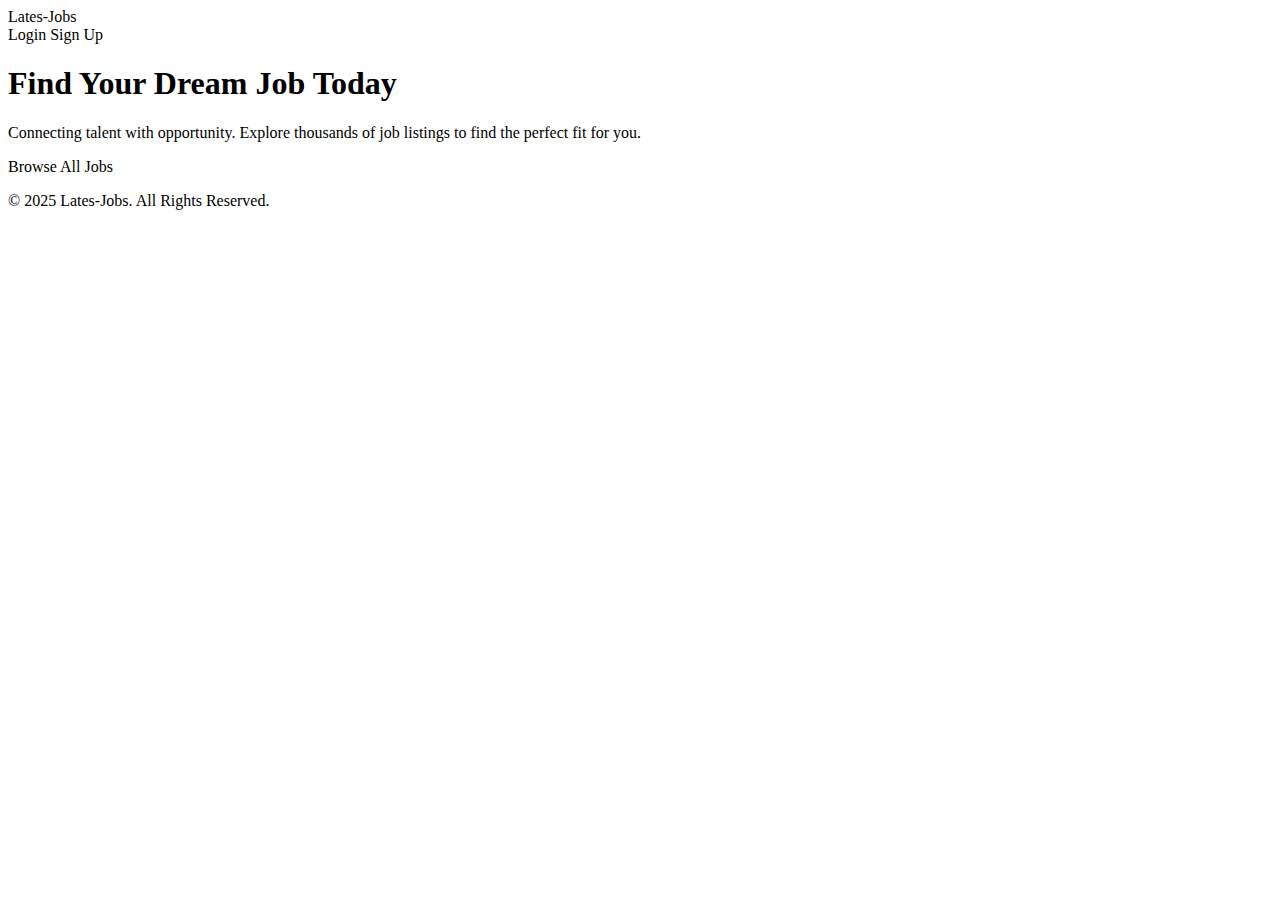
<file: src/main/resources/templates/index.html>
<!DOCTYPE html>
<html xmlns:th="http://www.thymeleaf.org">
<head>
    <title>Welcome to Lates-Jobs</title>
    <link rel="stylesheet" type="text/css" th:href="@{/css/styles.css}" />
    <meta name="viewport" content="width=device-width, initial-scale=1.0">
</head>
<body>

<header class="navbar">
    <div class="container">
        <a th:href="@{/}" class="logo">Lates-Jobs</a>
        <nav>
            <a th:href="@{/login}" class="btn btn-secondary">Login</a>
            <a th:href="@{/register}" class="btn btn-primary">Sign Up</a>
        </nav>
    </div>
</header>

<main class="container hero-section">
    <h1>Find Your Dream Job Today</h1>
    <p>Connecting talent with opportunity. Explore thousands of job listings to find the perfect fit for you.</p>
    <a th:href="@{/web/jobs}" class="btn btn-primary">Browse All Jobs</a>
</main>

<footer class="footer">
    <div class="container">
        <p>&copy; 2025 Lates-Jobs. All Rights Reserved.</p>
    </div>
</footer>

</body>
</html>
</file>
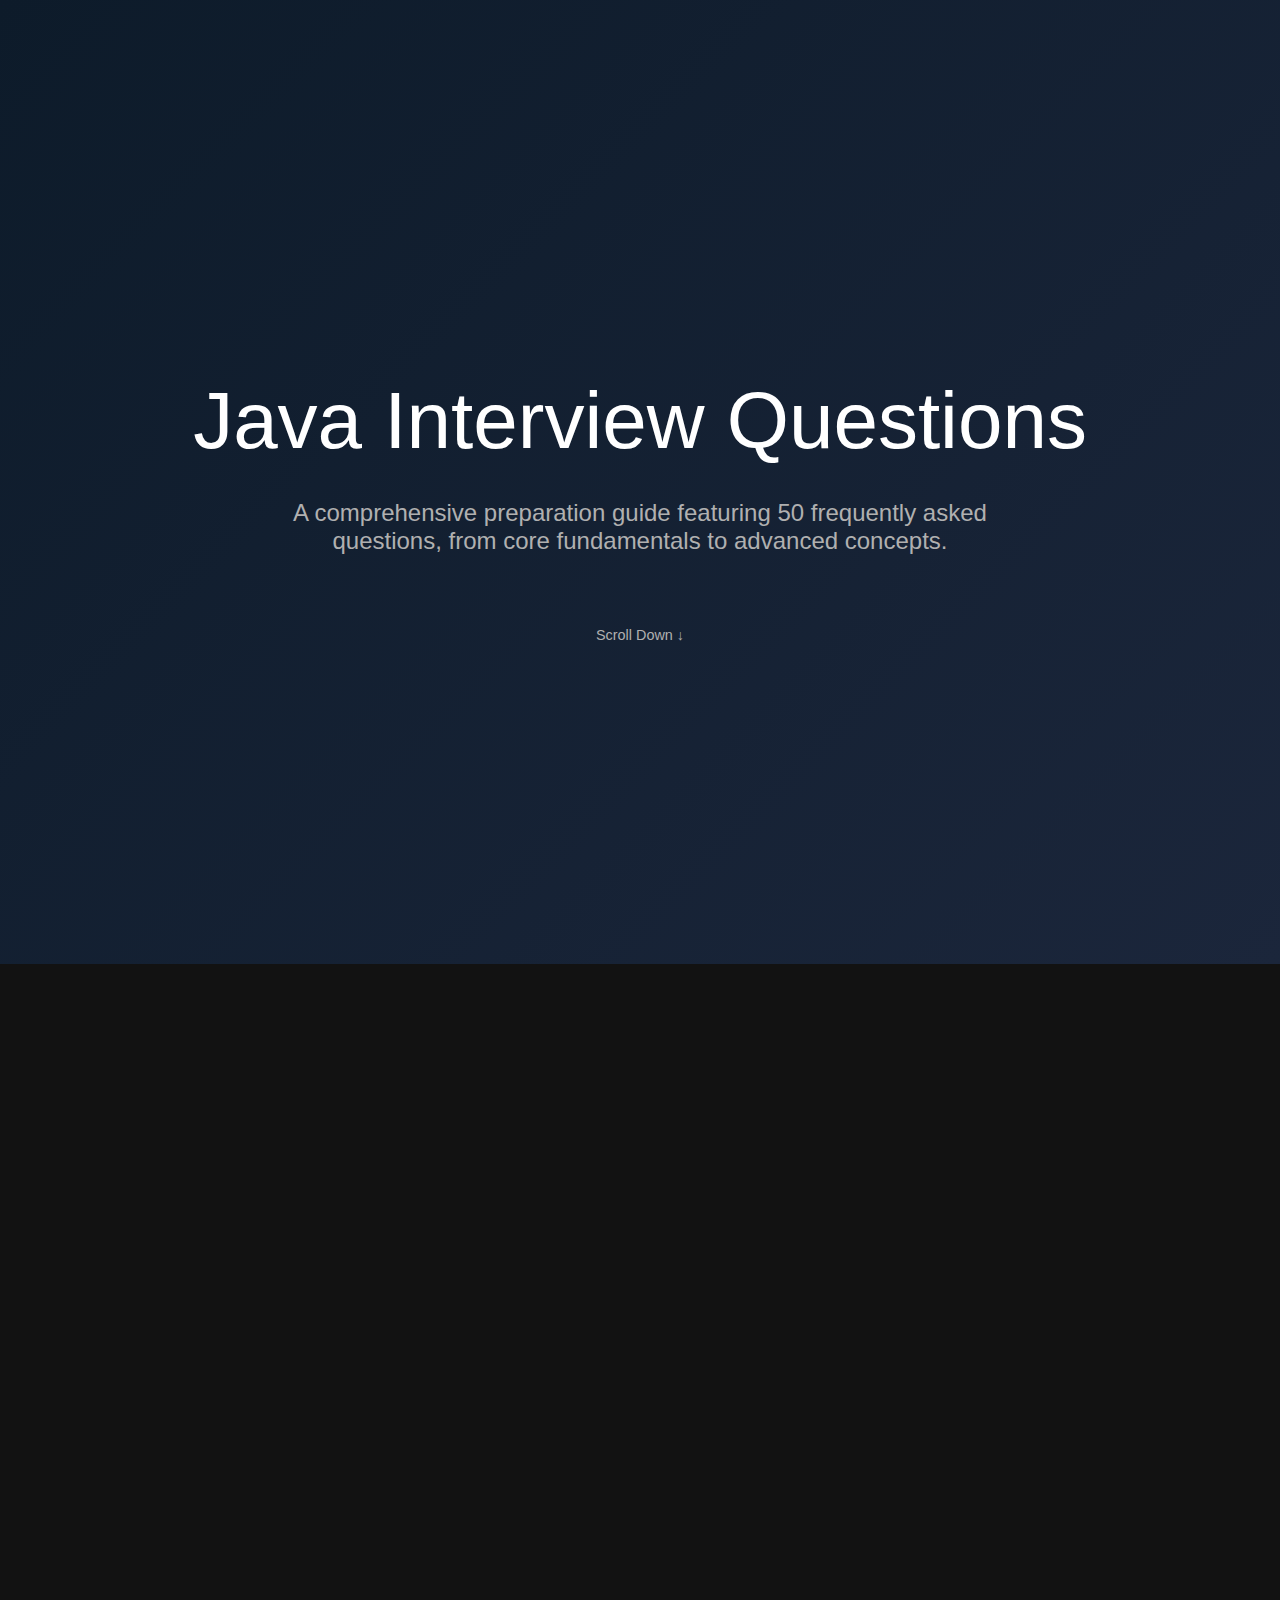
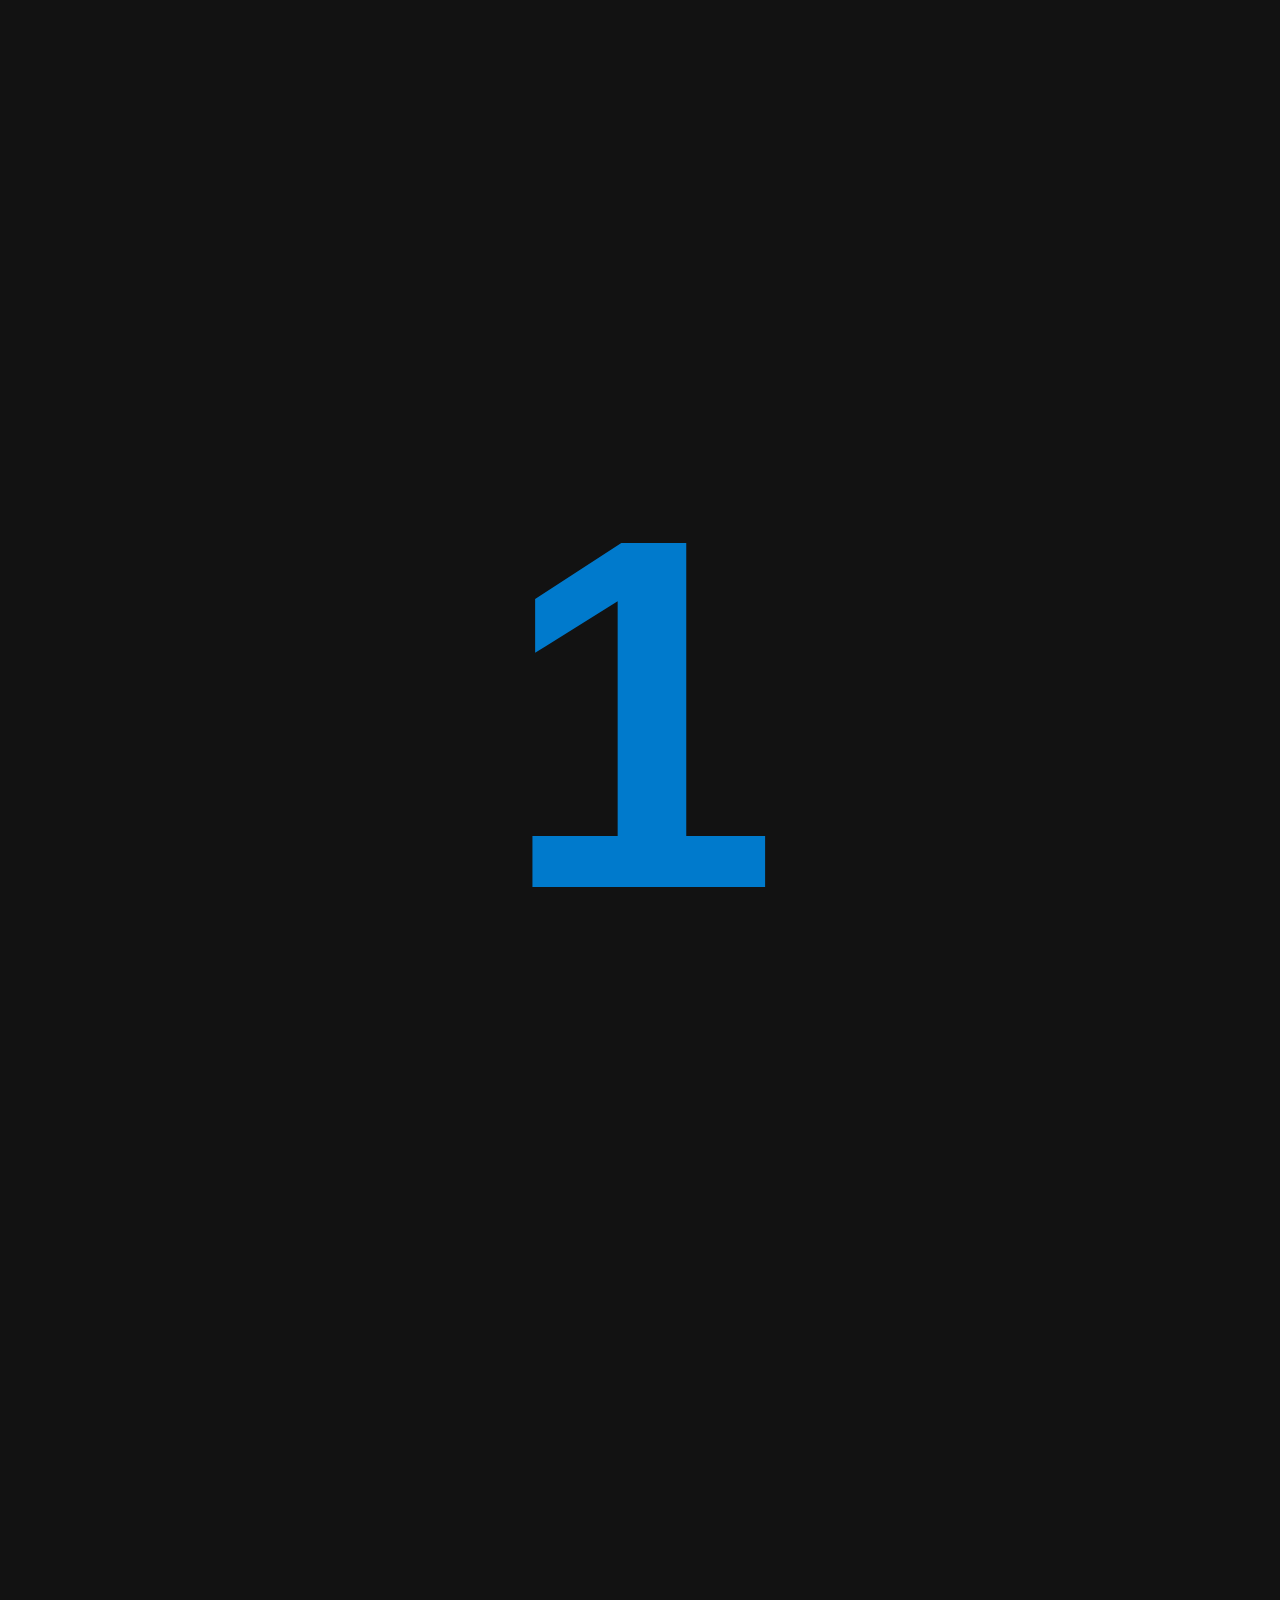
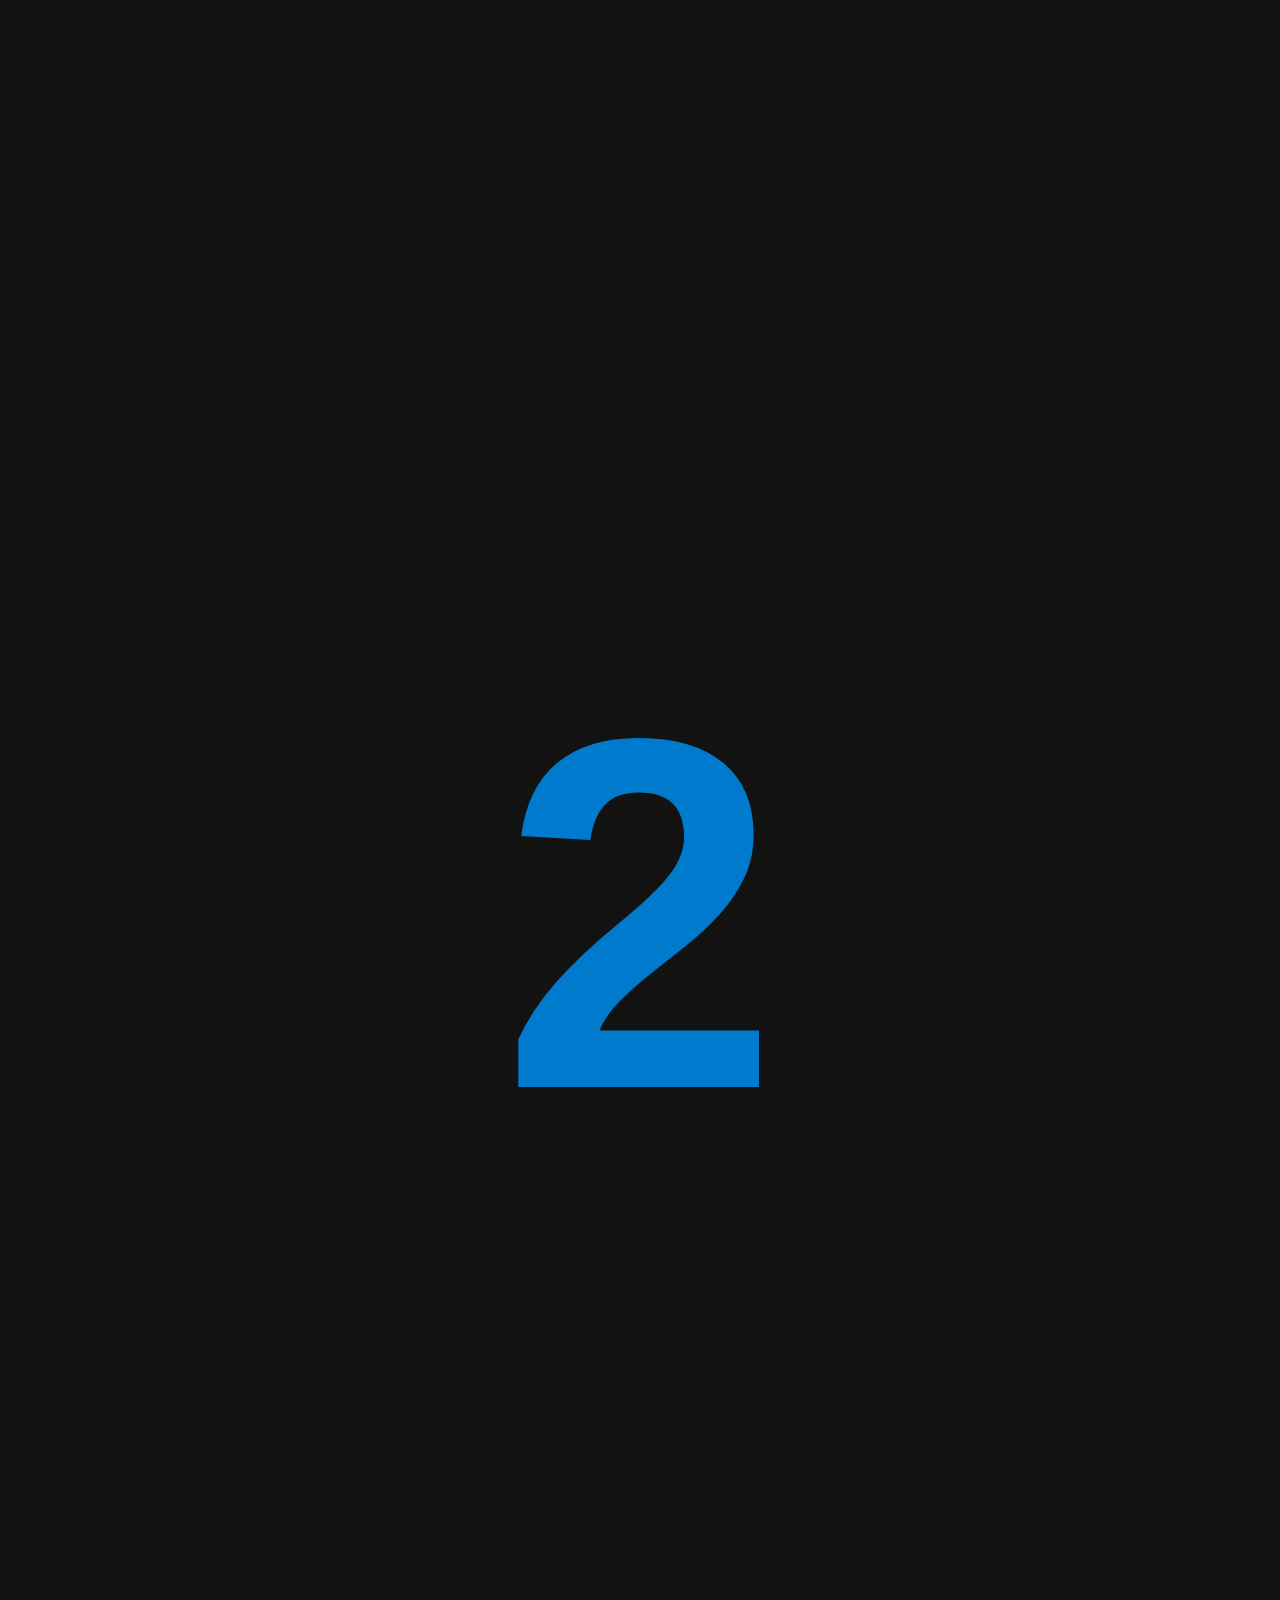
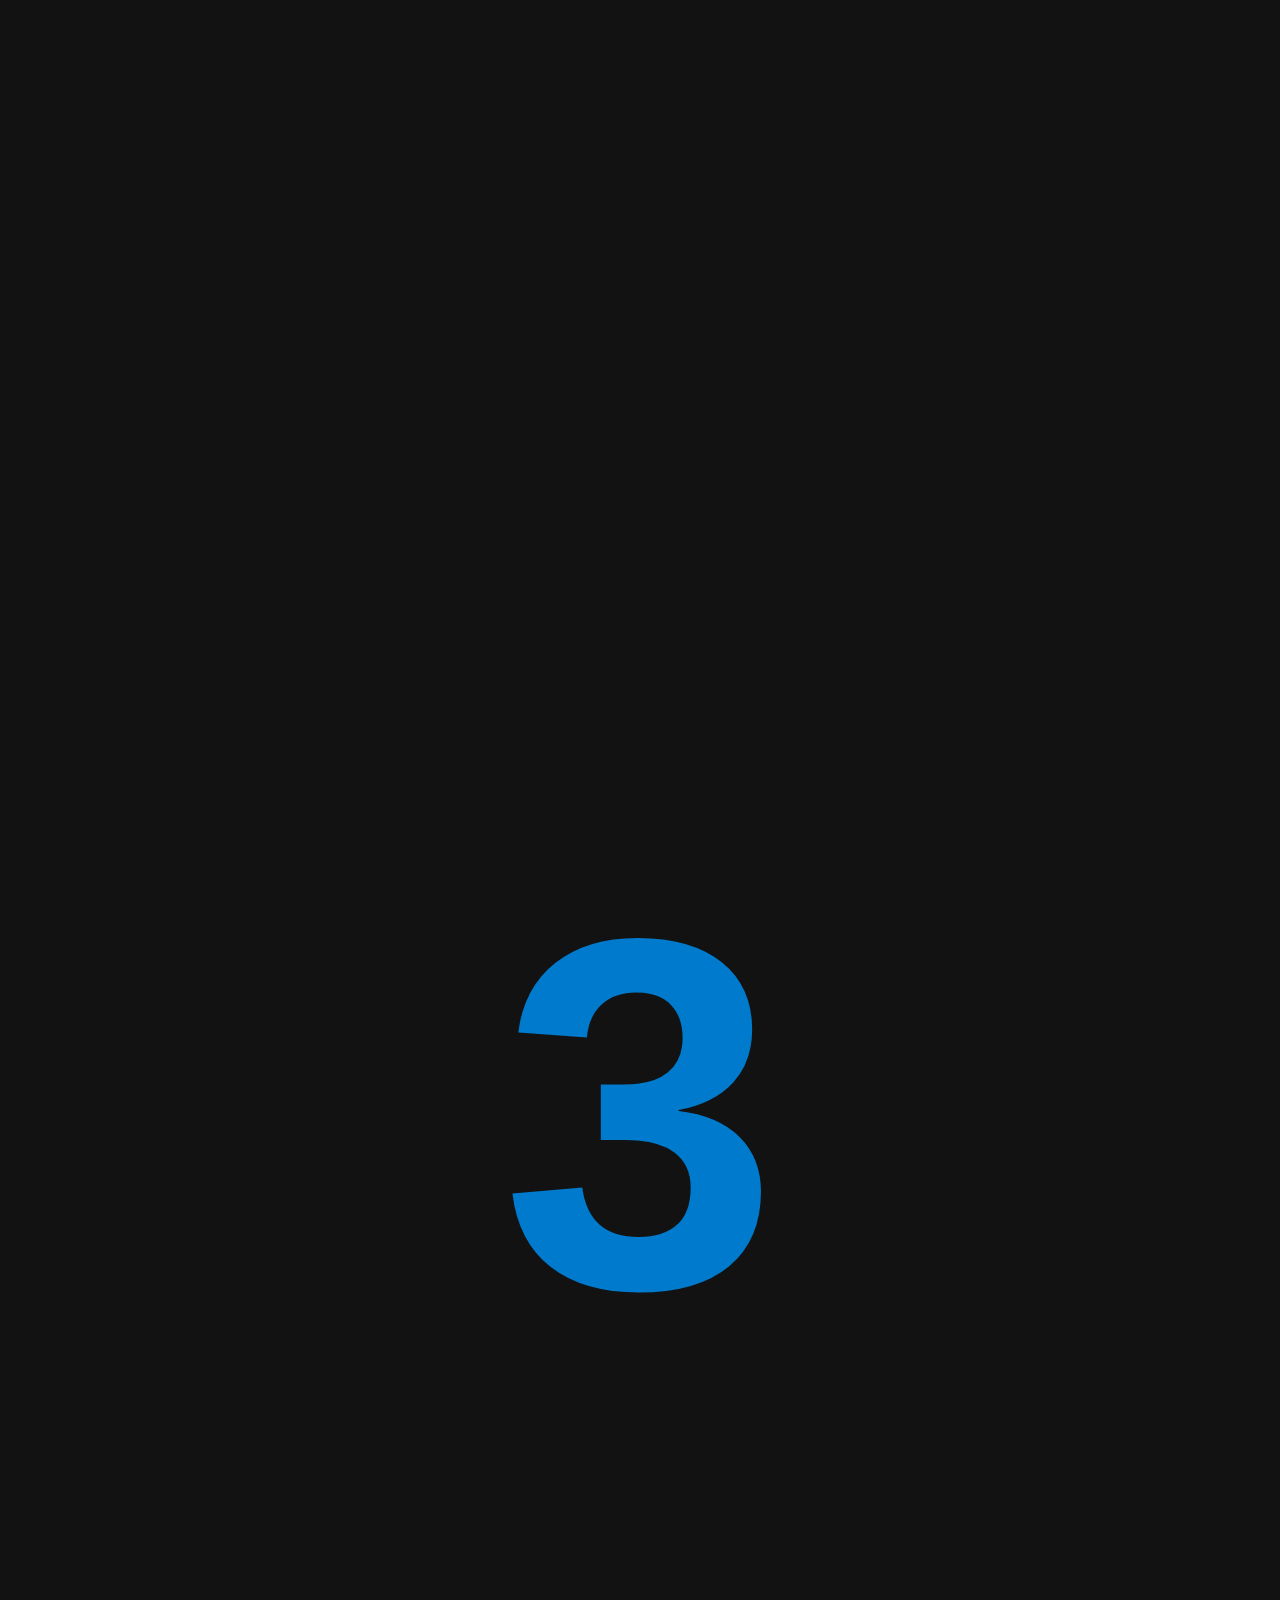
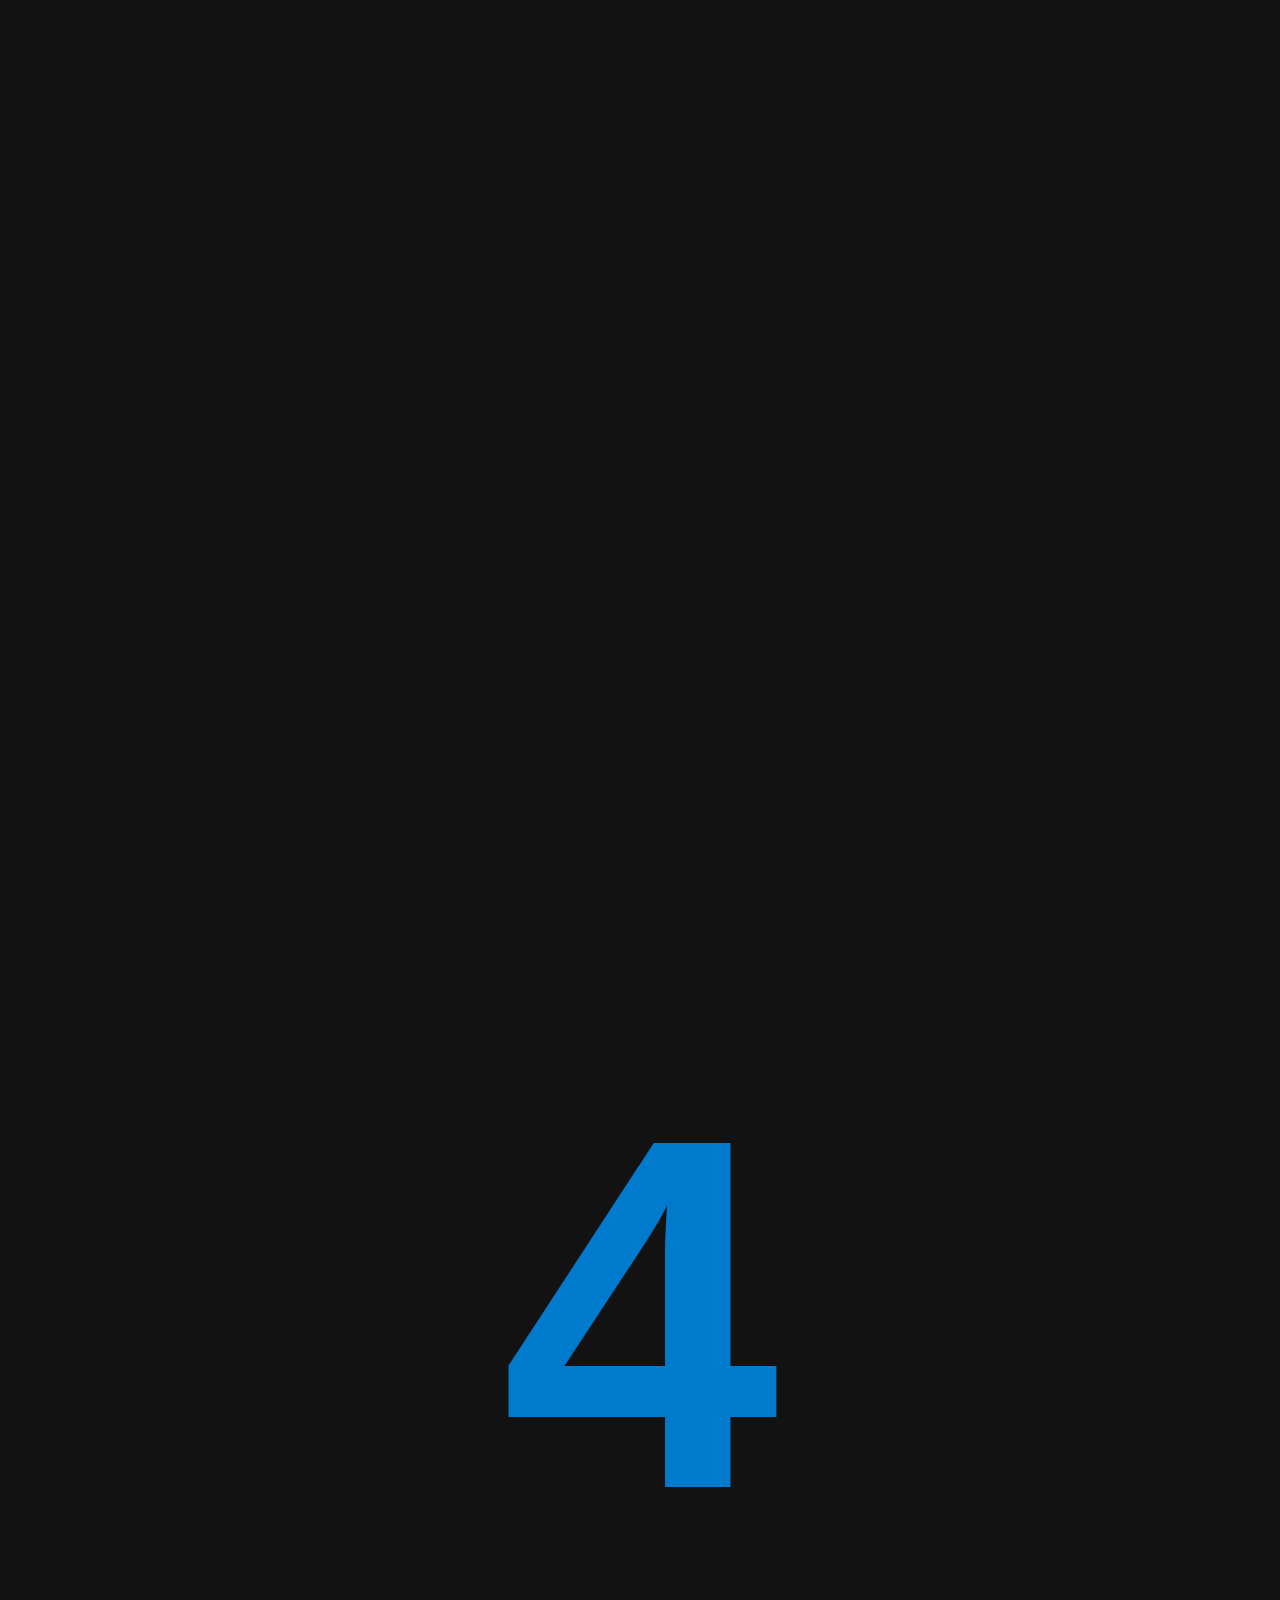
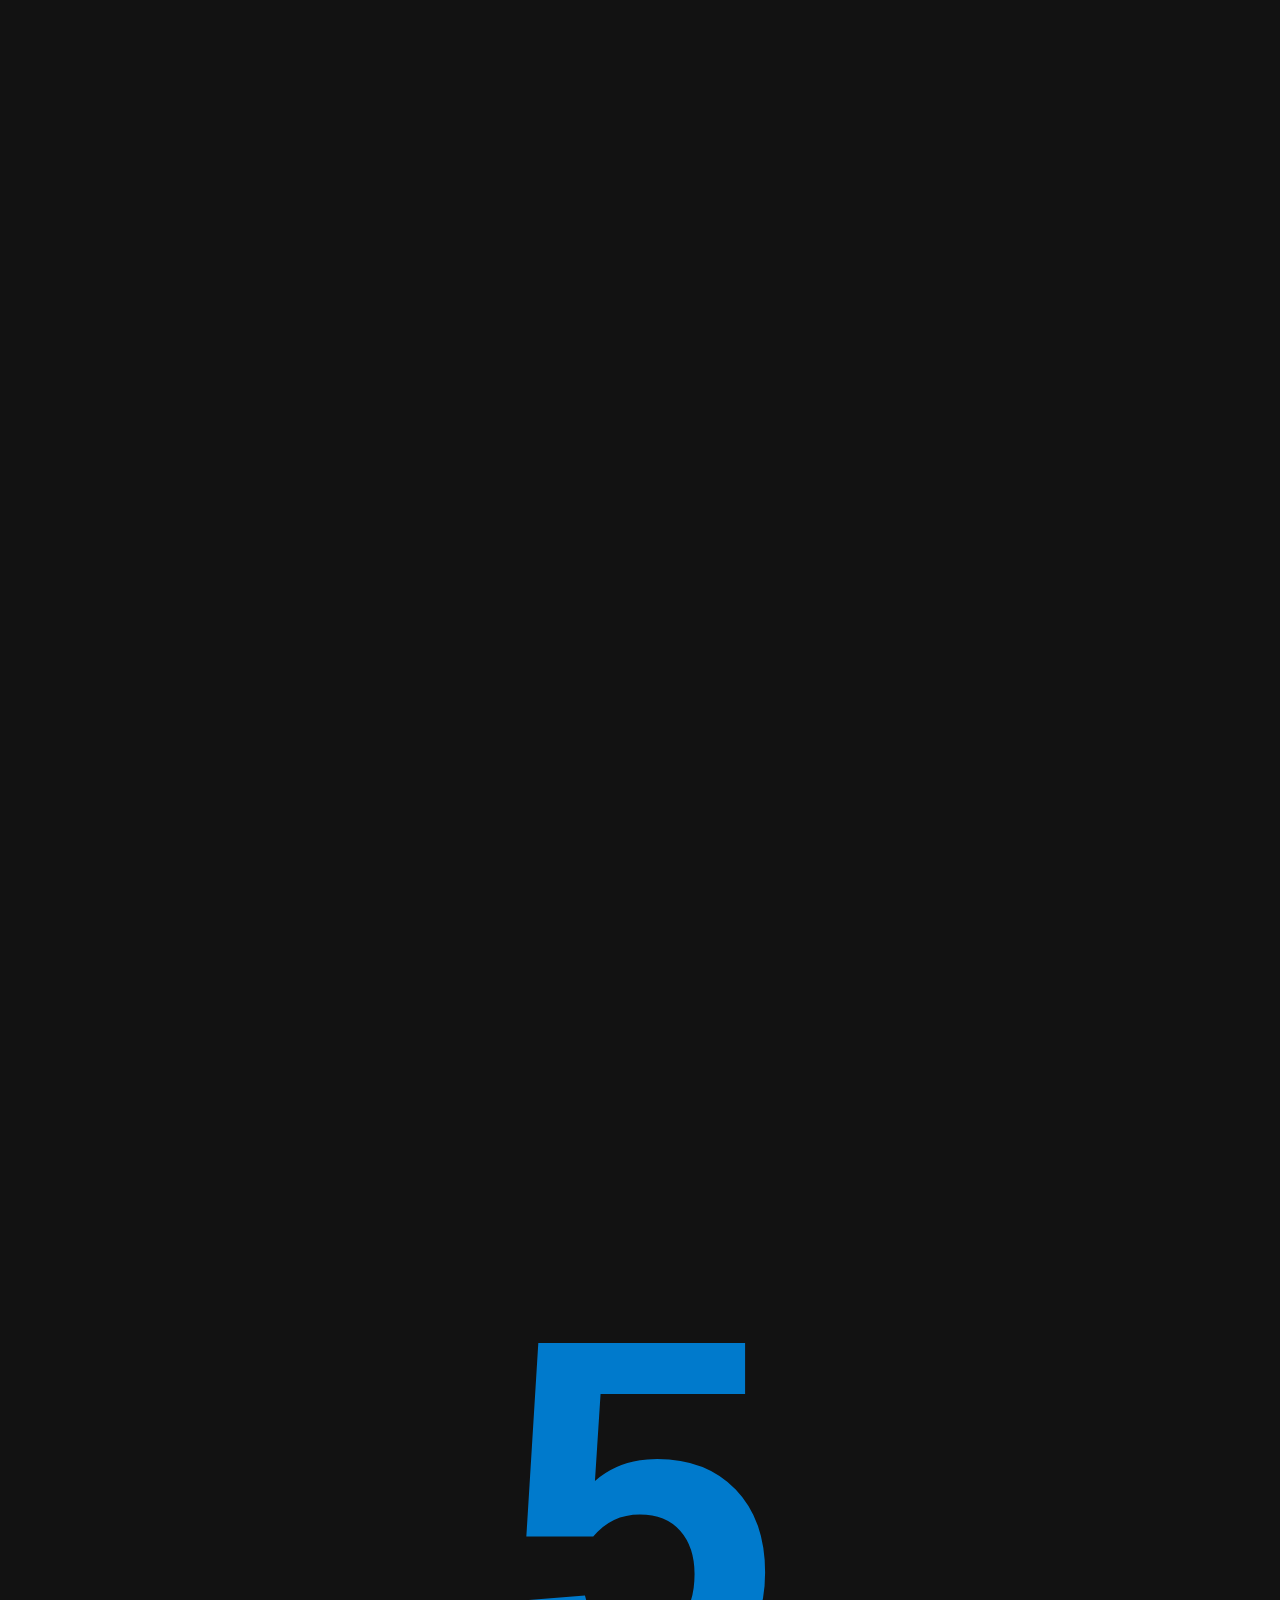
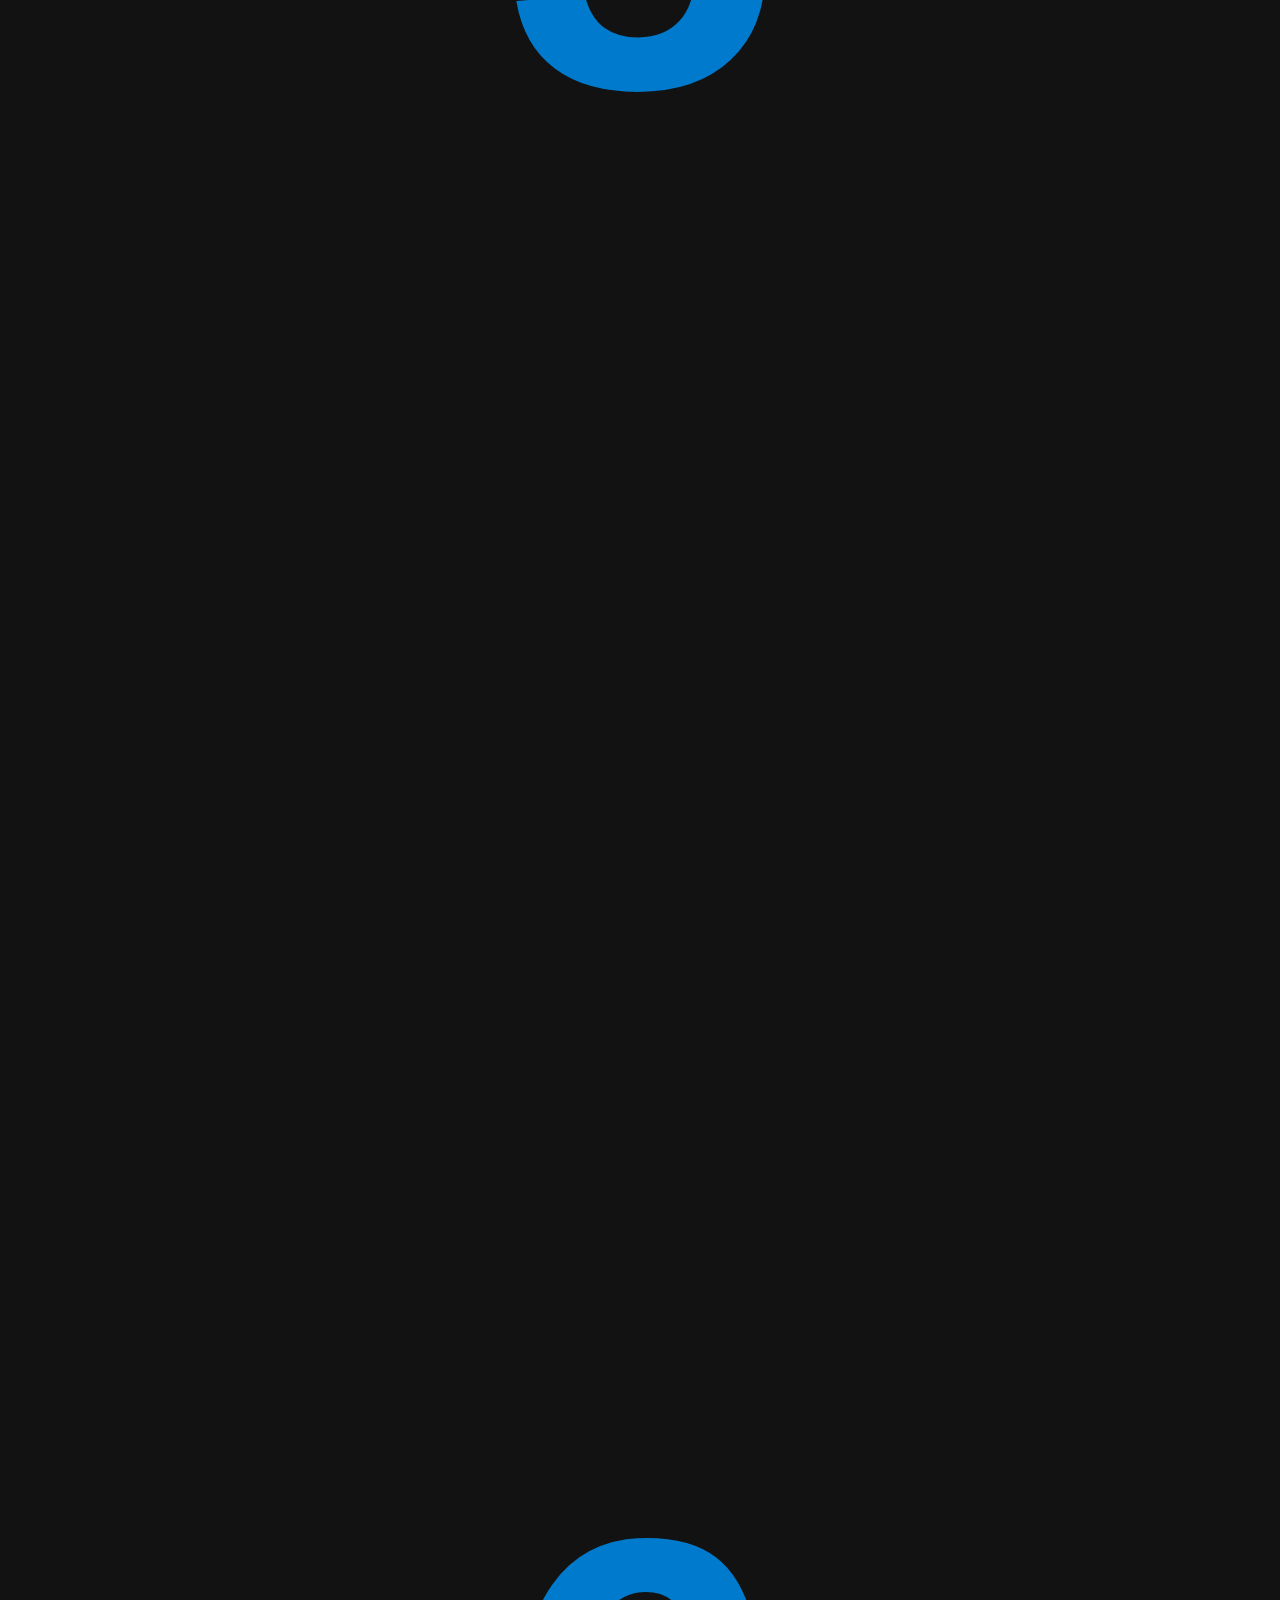
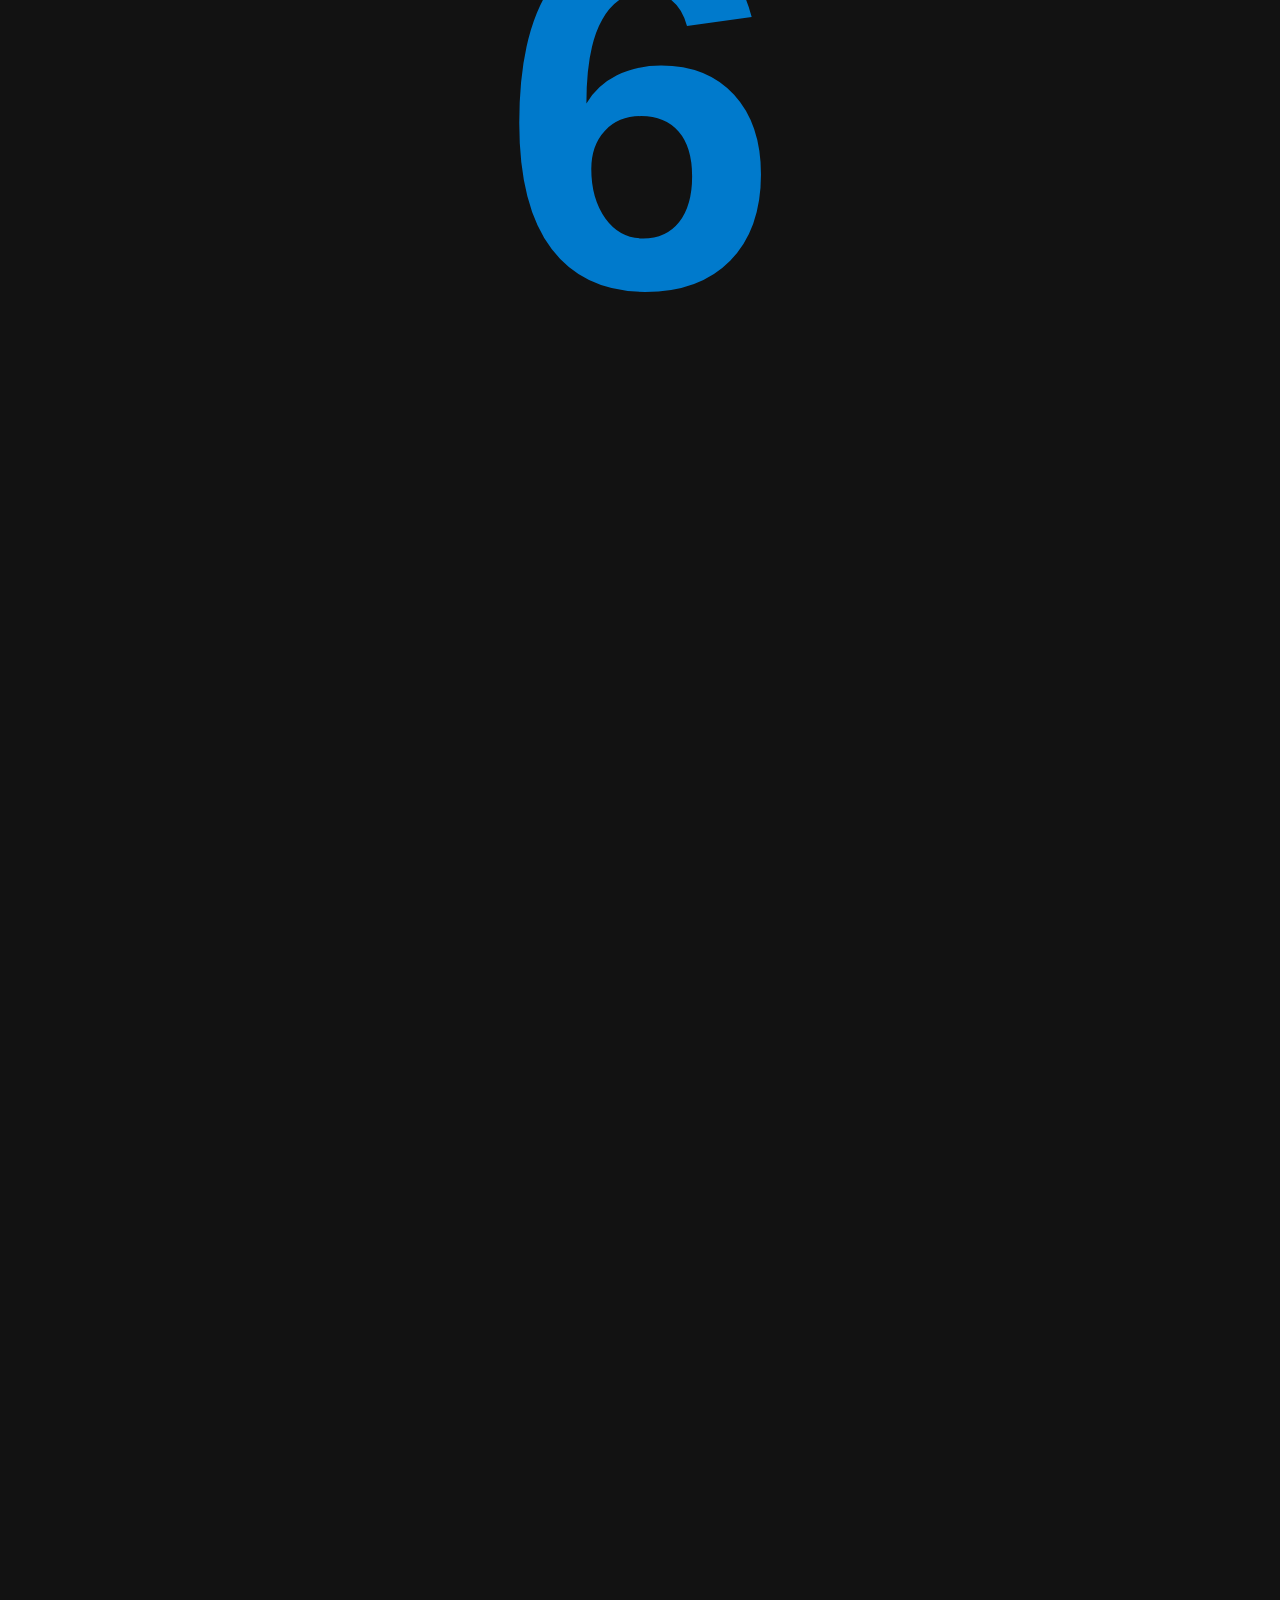
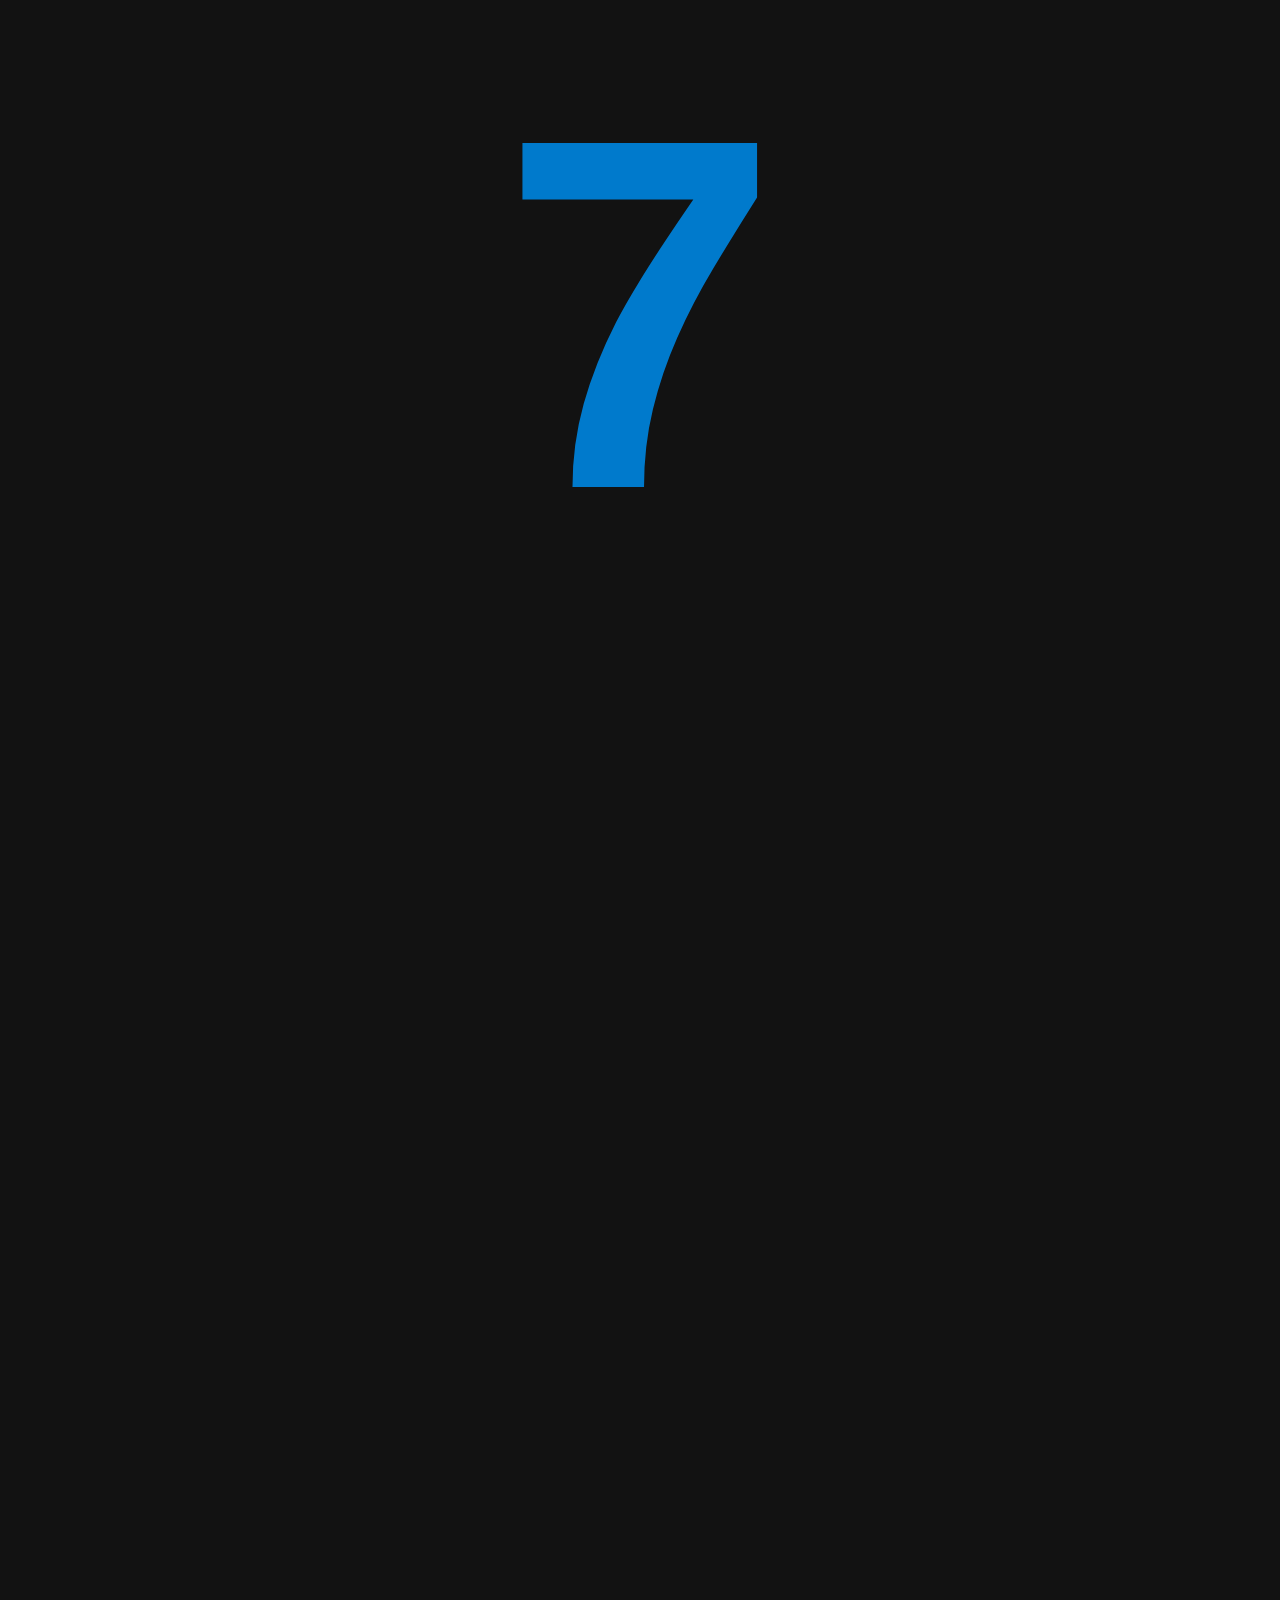
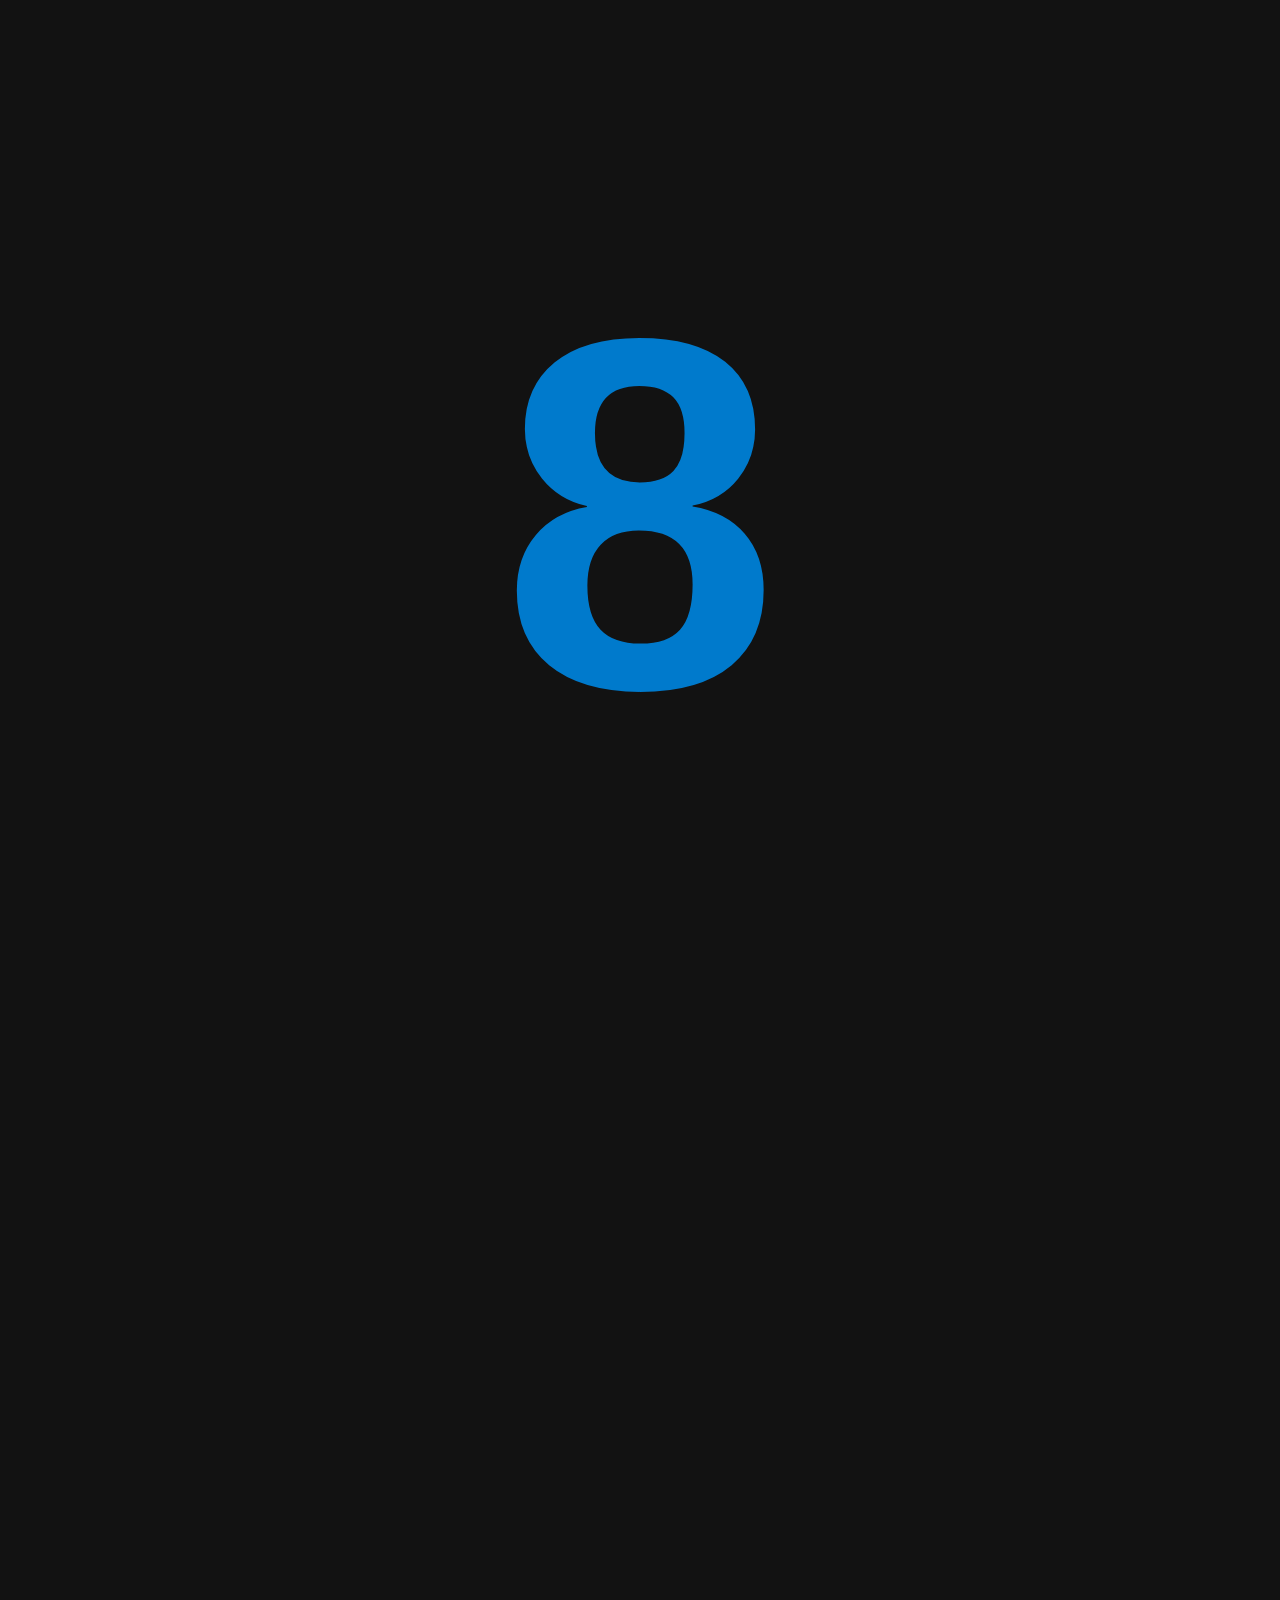
<file: src/main/resources/static/java.html>
<!DOCTYPE html>
<html lang="en">
<head>
    <meta charset="UTF-8">
    <meta name="viewport" content="width=device-width, initial-scale=1.0">
    <title>Java Interview Questions & Answers</title>
    <style>
        /* --- General Setup & Typography --- */
        :root {
            --bg-color-main: #121212;
            --bg-color-content: #1e1e1e;
            --bg-color-sticky-num-container: transparent; /* Number container is now a see-through layer */
            --text-color-primary: #e0e0e0;
            --text-color-secondary: #b0b0b0;
            --accent-color: #007acc;
            --code-bg-color: #2d2d2d;
            --code-text-color: #d4d4d4;
            --code-keyword-color: #569cd6;
            --code-string-color: #ce9178;
            --code-comment-color: #6a9955;
            --font-main: -apple-system, BlinkMacSystemFont, "Segoe UI", Roboto, Helvetica, Arial, sans-serif, "Apple Color Emoji", "Segoe UI Emoji", "Segoe UI Symbol";
            --font-code: 'SFMono-Regular', Consolas, 'Courier New', monospace;
        }

        html {
            scroll-behavior: smooth;
        }

        body {
            margin: 0;
            background-color: var(--bg-color-main);
            color: var(--text-color-primary);
            font-family: var(--font-main);
            overscroll-behavior: none;
        }

        /* --- Intro Screen --- */
        .intro-screen {
            height: 100vh;
            display: flex;
            flex-direction: column;
            justify-content: center;
            align-items: center;
            text-align: center;
            padding: 2rem;
            background-image: linear-gradient(135deg, #0d1b2a, #1b263b);
        }

        .intro-screen h1 {
            font-size: clamp(2.5rem, 8vw, 5rem);
            margin-bottom: 0.5rem;
            font-weight: 300;
            color: #ffffff;
        }

        .intro-screen p {
            font-size: clamp(1rem, 3vw, 1.5rem);
            font-weight: 200;
            color: var(--text-color-secondary);
            max-width: 60ch;
        }

        .intro-screen .scroll-down {
            margin-top: 3rem;
            font-size: 0.9rem;
            color: var(--text-color-secondary);
            animation: bounce 2s infinite;
        }

        @keyframes bounce {
            0%, 20%, 50%, 80%, 100% {
                transform: translateY(0);
            }
            40% {
                transform: translateY(-20px);
            }
            60% {
                transform: translateY(-10px);
            }
        }


        /* --- Core Scrolling Animation Structure --- */
        .question-container {
            position: relative;
            /* Give enough height for the scroll animation to complete */
            height: 200vh;
        }

        /* Both number and content are sticky to layer them on top of each other */
        .question-number, .question-content {
            position: sticky;
            top: 0;
            height: 100vh;
            width: 100%;
            display: flex;
            justify-content: center;
            align-items: center;
            padding: 0 8vw;
            box-sizing: border-box;
        }

        /* The number layer is on top, but its container is transparent */
        .question-number {
            background-color: var(--bg-color-sticky-num-container);
            z-index: 10;
        }

        .question-number h2 {
            font-size: clamp(150px, 40vw, 500px);
            font-weight: 900;
            color: var(--accent-color);
            margin: 0;
            opacity: 0.8;
            line-height: 1;
            /* JS will control the opacity based on scroll */
            transition: opacity 0.3s ease-out; /* Smooth transitions */
        }

        /* The content layer is underneath, but has a solid background */
        .question-content {
            background-color: var(--bg-color-content);
            z-index: 5;
            align-items: center;
            /* Initially invisible, JS will reveal it */
            opacity: 0;
            transform: scale(0.95);
            transition: opacity 0.3s ease-out, transform 0.3s ease-out;
        }

        /* --- Content Styling --- */
        .content-wrapper {
            max-width: 800px;
        }

        .content-wrapper h3 {
            font-size: clamp(1.8rem, 4vw, 2.5rem);
            color: var(--accent-color);
            margin-bottom: 2rem;
            font-weight: 600;
        }

        .content-wrapper p, .content-wrapper li {
            font-size: 1.1rem;
            line-height: 1.7;
            color: var(--text-color-secondary);
        }

        .content-wrapper strong {
            color: var(--text-color-primary);
            font-weight: 600;
        }

        /* --- Code Block & Table Styling (Same as before) --- */
        pre { background-color: var(--code-bg-color); border-radius: 8px; padding: 1.5rem; font-family: var(--font-code); font-size: 0.95rem; line-height: 1.6; overflow-x: auto; white-space: pre-wrap; border: 1px solid #333; }
        code { color: var(--code-text-color); }
        .code-keyword { color: var(--code-keyword-color); }
        .code-type { color: #4ec9b0; }
        .code-string { color: var(--code-string-color); }
        .code-comment { color: var(--code-comment-color); }
        .code-annotation { color: #d7ba7d; }
        .code-number { color: #b5cea8; }
        table { width: 100%; border-collapse: collapse; margin: 2rem 0; color: var(--text-color-secondary); }
        th, td { border: 1px solid #444; padding: 12px 15px; text-align: left; }
        th { background-color: #2a2d2e; color: var(--text-color-primary); font-weight: bold; }
        tr:nth-child(even) { background-color: #252526; }

    </style>
</head>
<body>

<header class="intro-screen">
    <h1>Java Interview Questions</h1>
    <p>A comprehensive preparation guide featuring 50 frequently asked questions, from core fundamentals to advanced concepts.</p>
    <div class="scroll-down">Scroll Down &darr;</div>
</header>

<main id="qa-container">
    <!-- Questions will be dynamically injected here by script -->
</main>

<script>
    const questionsAndAnswers = [
        // Part 1: Core Java Fundamentals
        { q: "What is Java?", a: "Java is a high-level, object-oriented, class-based, and platform-independent programming language developed by Sun Microsystems (now Oracle). The “write once, run anywhere” (WORA) principle means compiled Java bytecode can run on all platforms that support Java without recompilation." },
        { q: "What is the difference between JDK, JRE, and JVM?", a: "<strong>JVM (Java Virtual Machine):</strong> Abstract machine that executes Java bytecode and converts it to machine-specific code; platform-dependent.<br><br><strong>JRE (Java Runtime Environment):</strong> Runtime environment containing the JVM and standard libraries; does not include development tools.<br><br><strong>JDK (Java Development Kit):</strong> Full development kit including JRE, compiler (javac), debugger, and other tools." },
        { q: "Explain public static void main(String[] args).", a: "This is the entry point for a Java application.<ul><li><strong>public:</strong> Accessible from anywhere.</li><li><strong>static:</strong> Belongs to the class, callable without creating an instance.</li><li><strong>void:</strong> Returns no value.</li><li><strong>main:</strong> Standard method name recognized by the JVM.</li><li><strong>String[] args:</strong> An array of strings that stores command-line arguments.</li></ul>" },
        { q: "What are the primitive data types in Java?", a: "Java has eight primitive data types:<ul><li><strong>byte</strong> (8-bit)</li><li><strong>short</strong> (16-bit)</li><li><strong>int</strong> (32-bit)</li><li><strong>long</strong> (64-bit)</li><li><strong>float</strong> (32-bit)</li><li><strong>double</strong> (64-bit)</li><li><strong>char</strong> (16-bit Unicode)</li><li><strong>boolean</strong> (true/false)</li></ul>" },
        { q: "What is the difference between == and .equals()?", a: "<strong>==</strong>: Compares references for objects (i.e., checks if they point to the same memory location). For primitive types, it compares their values.<br><br><strong>equals():</strong> Compares the content/state of two objects. This method is often overridden in classes like <code>String</code> and <code>Integer</code> to provide a meaningful content comparison.", code: `<span class="code-type">String</span> s1 = <span class="code-keyword">new</span> <span class="code-type">String</span>(<span class="code-string">"HELLO"</span>);\n<span class="code-type">String</span> s2 = <span class="code-keyword">new</span> <span class="code-type">String</span>(<span class="code-string">"HELLO"</span>);\n\nSystem.out.println(s1 == s2);         <span class="code-comment">// false (different objects in memory)</span>\nSystem.out.println(s1.equals(s2)); <span class="code-comment">// true (same content)</span>` },
        { q: "What are Wrapper Classes?", a: "Wrapper classes are object representations for Java's primitive data types. They are part of the <code>java.lang</code> package and allow primitives to be used in contexts where objects are required, such as in collections (e.g., <code>ArrayList&lt;Integer&gt;</code>) and generics.<br>Examples: <code>Integer</code> for <code>int</code>, <code>Character</code> for <code>char</code>, <code>Double</code> for <code>double</code>." },
        { q: "What is Autoboxing and Unboxing?", a: "This is the automatic conversion that the Java compiler makes between primitive types and their corresponding wrapper classes.<br><br><strong>Autoboxing:</strong> Automatic conversion of a primitive to its wrapper class. (<code>primitive → wrapper</code>)<br><strong>Unboxing:</strong> Automatic conversion of a wrapper class back to its primitive type. (<code>wrapper → primitive</code>)", code: `<span class="code-comment">// Autoboxing: int to Integer</span>\n<span class="code-type">Integer</span> i = <span class="code-number">100</span>;\n\n<span class="code-comment">// Unboxing: Integer to int</span>\n<span class="code-type">int</span> j = i;` },
        { q: "What is a constructor?", a: "A constructor is a special method used to initialize an object when it is created. It is called at the time of instance creation. Key characteristics:<ul><li>It has the same name as the class.</li><li>It does not have an explicit return type, not even <code>void</code>.</li><li>If you don't define a constructor, the Java compiler provides a default no-argument constructor.</li></ul>" },
        { q: "What is the `this` keyword?", a: "The <code>this</code> keyword is a reference to the current object—the object whose method or constructor is being called. It can be used to:<ul><li>Refer to instance variables, especially to disambiguate from parameters with the same name.</li><li>Invoke a constructor from another constructor within the same class (constructor chaining).</li><li>Be passed as an argument in a method call to pass the current instance.</li></ul>", code: `<span class="code-keyword">class</span> <span class="code-type">Student</span> {\n    <span class="code-type">String</span> name;\n\n    Student(<span class="code-type">String</span> name) {\n        <span class="code-comment">// 'this.name' is the instance field</span>\n        <span class="code-comment">// 'name' is the parameter</span>\n        <span class="code-keyword">this</span>.name = name;\n    }\n}` },
        { q: "What is the `super` keyword?", a: "The <code>super</code> keyword is a reference to the immediate parent class object. It is used to:<ul><li>Call a superclass's constructor from a subclass's constructor (must be the first statement).</li><li>Access members (methods or variables) of the superclass that have been overridden in the subclass.</li></ul>", code: `<span class="code-keyword">class</span> <span class="code-type">Animal</span> {\n    <span class="code-keyword">void</span> eat() { System.out.println(<span class="code-string">"eating..."</span>); }\n}\n\n<span class="code-keyword">class</span> <span class="code-type">Dog</span> <span class="code-keyword">extends</span> <span class="code-type">Animal</span> {\n    <span class="code-keyword">void</span> eat() {\n        <span class="code-keyword">super</span>.eat(); <span class="code-comment">// Calls Animal's eat() method</span>\n        System.out.println(<span class="code-string">"eating bread..."</span>);\n    }\n}` },
        { q: "What are the four main principles of OOP?", a: "<ul><li><strong>Encapsulation:</strong> Bundling data (attributes) and methods that operate on the data into a single unit (a class), and restricting direct access to some of an object's components.</li><li><strong>Abstraction:</strong> Hiding complex implementation details and exposing only the necessary functionalities to the user.</li><li><strong>Inheritance:</strong> The mechanism by which one class (subclass) acquires the properties and behaviors of another class (superclass), promoting code reuse.</li><li><strong>Polymorphism:</strong> The ability of an object to take on many forms. It allows a single action to be performed in different ways, typically through method overloading and method overriding.</li></ul>" },
        { q: "What is Method Overloading?", a: "Method overloading is a form of compile-time polymorphism. It occurs when two or more methods within the same class have the same name but different parameter lists (different number of parameters, different types of parameters, or both). The return type does not play a role in overloading.", code: `<span class="code-keyword">class</span> <span class="code-type">Display</span> {\n    <span class="code-keyword">public void</span> show(<span class="code-type">char</span> c) {\n        System.out.println(c);\n    }\n    <span class="code-keyword">public void</span> show(<span class="code-type">char</span> c, <span class="code-type">int</span> num) {\n        System.out.println(c + <span class="code-string">" "</span> + num);\n    }\n}` },
        { q: "What is Method Overriding?", a: "Method overriding is a form of run-time polymorphism. It occurs when a subclass provides a specific implementation for a method that is already defined in its superclass. The method signature (name, parameters) in the subclass must be the same as in the superclass. The <code>@Override</code> annotation is used to ensure correctness.", code: `<span class="code-keyword">class</span> <span class="code-type">Animal</span> {\n    <span class="code-keyword">public void</span> makeSound() { System.out.println(<span class="code-string">"Generic Sound"</span>); }\n}\n<span class="code-keyword">class</span> <span class="code-type">Dog</span> <span class="code-keyword">extends</span> <span class="code-type">Animal</span> {\n    <span class="code-annotation">@Override</span>\n    <span class="code-keyword">public void</span> makeSound() { System.out.println(<span class="code-string">"Woof Woof"</span>); }\n}` },
        { q: "Difference between an abstract class and an interface?", a: `<table><thead><tr><th>Feature</th><th>Abstract Class</th><th>Interface</th></tr></thead><tbody><tr><td><strong>Methods</strong></td><td>Can have abstract and non-abstract (concrete) methods.</td><td>Traditionally all abstract. Java 8+ allows default and static methods.</td></tr><tr><td><strong>Variables</strong></td><td>Can have final, non-final, static, and non-static variables.</td><td>Variables are implicitly <code>public static final</code> (constants).</td></tr><tr><td><strong>Inheritance</strong></td><td>A class can extend only one abstract class (single inheritance).</td><td>A class can implement multiple interfaces.</td></tr><tr><td><strong>Constructor</strong></td><td>Has constructors, which are called by subclasses during instantiation.</td><td>Does not have constructors.</td></tr><tr><td><strong>Purpose</strong></td><td>Used for a close relationship ("is-a"), providing a base for subclasses.</td><td>Used to define a contract of behavior ("can-do"), ensuring total abstraction.</td></tr></tbody></table>` },
        { q: "Can you override a private or static method?", a: "<strong>No.</strong><br><ul><li><strong>Private methods:</strong> They are not visible to subclasses, so they cannot be overridden. If a subclass defines a method with the same signature, it's a completely new, unrelated method.</li><li><strong>Static methods:</strong> They belong to the class, not the instance. A static method with the same signature in a subclass *hides* the superclass method, but this is known as *method hiding*, not overriding. This is resolved at compile-time.</li></ul>" },
        { q: "What is the `final` keyword?", a: "The <code>final</code> keyword is a non-access modifier used to restrict a user. It can be applied to:<br><ul><li><strong>Variable:</strong> Makes it a constant. Its value cannot be changed after initialization.</li><li><strong>Method:</strong> Prevents it from being overridden by a subclass.</li><li><strong>Class:</strong> Prevents it from being extended (inherited from).</li></ul>" },
        { q: "Why are Strings immutable in Java?", a: "Strings are immutable for several key reasons:<br><ul><li><strong>Security:</strong> Immutable strings are safe to pass around as parameters because their value cannot be changed.</li><li><strong>String Pool:</strong> Java maintains a string pool to save memory. If strings were mutable, changing one reference would affect all other references.</li><li><strong>Thread Safety:</strong> Immutability makes String objects inherently thread-safe.</li><li><strong>Caching Hash Codes:</strong> Since the string is immutable, its hash code is cached upon creation, making lookups in <code>HashMap</code> faster.</li></ul>" },
        { q: "Difference between String, StringBuilder, and StringBuffer?", a: `<table><thead><tr><th>Characteristic</th><th>String</th><th>StringBuilder</th><th>StringBuffer</th></tr></thead><tbody><tr><td><strong>Mutability</strong></td><td>Immutable</td><td>Mutable</td><td>Mutable</td></tr><tr><td><strong>Performance</strong></td><td>Slower for modifications.</td><td>Faster.</td><td>Slower than StringBuilder.</td></tr><tr><td><strong>Thread Safety</strong></td><td>Thread-safe.</td><td>Not thread-safe.</td><td>Thread-safe (synchronized).</td></tr><tr><td><strong>When to Use</strong></td><td>For fixed values.</td><td>In single-threaded apps.</td><td>In multi-threaded apps.</td></tr></tbody></table>` },
        { q: "How do you create an array in Java?", a: "Arrays in Java can be created in a few ways:", code: `<span class="code-comment">// 1. Declaration and instantiation</span>\n<span class="code-type">int</span>[] intArray = <span class="code-keyword">new</span> <span class="code-type">int</span>[<span class="code-number">5</span>];\n\n<span class="code-comment">// 2. Initialization after declaration</span>\nintArray[<span class="code-number">0</span>] = <span class="code-number">10</span>;\n\n<span class="code-comment">// 3. Declaration, instantiation, and initialization together</span>\n<span class="code-type">String</span>[] fruits = {<span class="code-string">"Apple"</span>, <span class="code-string">"Banana"</span>, <span class="code-string">"Cherry"</span>};` },
        { q: "What is an exception?", a: "An exception is an event that occurs during program execution that disrupts the normal flow of instructions. In Java, an exception is an object that is thrown at runtime and represents an error condition." },
        { q: "Difference between checked and unchecked exceptions?", a: "<strong>Checked Exceptions:</strong> Checked at compile-time. You must handle them with <code>try-catch</code> or declare them with <code>throws</code>. E.g., <code>IOException</code>.<br><br><strong>Unchecked (Runtime) Exceptions:</strong> Not checked at compile-time. Usually indicate programming errors. E.g., <code>NullPointerException</code>." },
        { q: "Explain `try-catch-finally`.", a: "<ul><li><strong><code>try</code>:</strong> Contains code that might throw an exception.</li><li><strong><code>catch</code>:</strong> Handles a specific exception if one is thrown in the <code>try</code> block.</li><li><strong><code>finally</code>:</strong> Guaranteed to execute regardless of an exception, used for cleanup like closing resources.</li></ul>" },
        { q: "Difference between `throw` and `throws`?", a: "<strong>`throw` Keyword:</strong> Used to explicitly throw a single exception instance from within a method.<br>Example: <code>throw new IOException();</code><br><br><strong>`throws` Keyword:</strong> Used in a method signature to declare exceptions it might throw, delegating handling to the caller.<br>Example: <code>void readFile() throws IOException { ... }</code>" },
        { q: "Can you create a custom exception?", a: "Yes. Create a class that extends <code>Exception</code> (for a checked exception) or <code>RuntimeException</code> (for an unchecked exception).", code: `<span class="code-keyword">class</span> <span class="code-type">InvalidAgeException</span> <span class="code-keyword">extends</span> <span class="code-type">Exception</span> {\n    <span class="code-keyword">public</span> InvalidAgeException(<span class="code-type">String</span> message) {\n        <span class="code-keyword">super</span>(message);\n    }\n}` },
        { q: "What is the Java Collections Framework?", a: "A unified architecture for representing and manipulating groups of objects. It provides interfaces (like <code>List</code>, <code>Set</code>, <code>Map</code>) and implementations (like <code>ArrayList</code>, <code>HashSet</code>, <code>HashMap</code>)." },
        { q: "Difference between List, Set, and Map?", a: "<ul><li><strong>List:</strong> Ordered, allows duplicates, index-based access (<code>ArrayList</code>).</li><li><strong>Set:</strong> No duplicates, order not guaranteed (<code>HashSet</code>).</li><li><strong>Map:</strong> Key-value pairs with unique keys (<code>HashMap</code>). Not a subtype of <code>Collection</code>.</li></ul>" },
        { q: "Difference between ArrayList and LinkedList?", a: `<table><thead><tr><th>Feature</th><th>ArrayList</th><th>LinkedList</th></tr></thead><tbody><tr><td><strong>Internal Structure</strong></td><td>Dynamic array.</td><td>Doubly-linked list.</td></tr><tr><td><strong>Access (get)</strong></td><td>Fast (O(1)).</td><td>Slow (O(n)).</td></tr><tr><td><strong>Manipulation (add/remove)</strong></td><td>Slow in middle (O(n)).</td><td>Fast with iterator (O(1)).</td></tr></tbody></table>` },
        { q: "How does a HashMap work internally?", a: "A <code>HashMap</code> uses an array of buckets. When you put a key-value pair, it computes the <code>hashCode()</code> of the key to find a bucket index. If multiple keys map to the same bucket (a collision), they are stored as a linked list or, in Java 8+, a balanced tree for better performance. It uses the <code>equals()</code> method to find the correct key within the bucket." },
        { q: "Difference between HashMap and Hashtable?", a: "<ul><li><strong>Synchronization:</strong> <code>HashMap</code> is non-synchronized. <code>Hashtable</code> is synchronized.</li><li><strong>Nulls:</strong> <code>HashMap</code> allows one null key and multiple null values. <code>Hashtable</code> allows none.</li><li><strong>Legacy:</strong> <code>Hashtable</code> is a legacy class. Prefer <code>ConcurrentHashMap</code> for thread-safe maps.</li></ul>" },
        { q: "What is an Iterator?", a: "An object used to traverse elements in a collection. Key methods are <code>hasNext()</code>, <code>next()</code>, and <code>remove()</code>." },
        { q: "What are Lambda Expressions?", a: "Introduced in Java 8, a lambda is an anonymous function that treats functionality as a method argument. They are core to functional programming in Java.", code: `<span class="code-comment">// Before Java 8</span>\n<span class="code-type">Runnable</span> r1 = <span class="code-keyword">new</span> <span class="code-type">Runnable</span>() {\n    <span class="code-keyword">public void</span> run() { System.out.println(<span class="code-string">"My Runnable"</span>); }\n};\n\n<span class="code-comment">// With Lambda Expression</span>\n<span class="code-type">Runnable</span> r2 = () -> System.out.println(<span class="code-string">"My Runnable"</span>);` },
        { q: "What is a Functional Interface?", a: "An interface with exactly one abstract method (SAM). Can be annotated with <code>@FunctionalInterface</code> to enforce this at compile time." },
        { q: "What is the Stream API?", a: "An API for processing sequences of objects in a functional style. Streams support operations like <code>filter</code>, <code>map</code>, <code>reduce</code>, and <code>collect</code>, and can be executed sequentially or in parallel.", code: `<span class="code-type">List&lt;String&gt;</span> filtered = names.stream()\n    .filter(name -> name.startsWith(<span class="code-string">"A"</span>))\n    .collect(Collectors.toList());` },
        { q: "What is the `Optional` class?", a: "A container object that may or may not contain a non-null value, introduced in Java 8 to help avoid <code>NullPointerException</code> and encourage explicit handling of absence." },
        { q: "What are default methods in interfaces?", a: "Methods in an interface that have a provided implementation, allowing interface evolution without breaking implementing classes. Can be overridden." },
        { q: "What is a thread?", a: "The smallest unit of execution within a process. Multithreading enables concurrent execution of multiple threads to improve performance." },
        { q: "How can you create a thread in Java?", a: "1. <strong>Extend the <code>Thread</code> class</strong> and override <code>run()</code>.<br>2. <strong>Implement the <code>Runnable</code> interface</strong>, implement <code>run()</code>, and pass the instance to a new <code>Thread</code> object. The second method is preferred." },
        { q: "Explain the life cycle of a thread.", a: "<strong>New &rarr; Runnable &rarr; Running &rarr; Blocked/Waiting &rarr; Terminated</strong><br>A thread transitions between these states based on the scheduler and its interactions with locks, I/O, and method calls like <code>sleep()</code> or <code>wait()</code>." },
        { q: "What is synchronization?", a: "A mechanism to control access of multiple threads to a shared resource. Using the <code>synchronized</code> keyword ensures only one thread can execute a critical section at a time." },
        { q: "Difference between `wait()` and `sleep()`?", a: `<table><thead><tr><th>Feature</th><th>wait()</th><th>sleep()</th></tr></thead><tbody><tr><td><strong>Class</strong></td><td><code>Object</code> class</td><td><code>Thread</code> class</td></tr><tr><td><strong>Lock Release</strong></td><td><strong>Releases</strong> the monitor lock.</td><td><strong>Does not release</strong> the lock.</td></tr><tr><td><strong>Context</strong></td><td>Must be in a <code>synchronized</code> block.</td><td>Can be called anywhere.</td></tr></tbody></table>` },
        { q: "What is Garbage Collection (GC)?", a: "The process of automatic memory management where the JVM reclaims memory from objects that are no longer referenced. <code>System.gc()</code> is only a suggestion to the JVM." },
        { q: "What is Reflection in Java?", a: "An API to inspect and modify classes, methods, and fields at runtime without compile-time knowledge of their names. Widely used by frameworks." },
        { q: "What are Generics?", a: "Type parameters for classes and methods that provide compile-time type safety, eliminating the need for casting and allowing for reusable code.", code: `<span class="code-keyword">public class</span> <span class="code-type">Box&lt;T&gt;</span> {\n    <span class="code-keyword">private</span> T item;\n    <span class="code-keyword">public void</span> set(T item) { <span class="code-keyword">this</span>.item = item; }\n    <span class="code-keyword">public</span> T get() { <span class="code-keyword">return</span> item; }\n}` },
        { q: "Difference between `final`, `finally`, and `finalize`?", a: "<ul><li><strong><code>final</code>:</strong> A modifier to make a variable a constant, prevent method overriding, or prevent class inheritance.</li><li><strong><code>finally</code>:</strong> A block in a <code>try-catch</code> structure that always executes.</li><li><strong><code>finalize()</code>:</strong> A method called by the GC before object collection; unreliable and deprecated.</li></ul>" },
        { q: "Difference between an Error and an Exception?", a: "<strong>Error:</strong> Serious, unrecoverable problems an application shouldn't try to catch (e.g., <code>OutOfMemoryError</code>).<br><strong>Exception:</strong> Conditions an application may catch and handle (e.g., <code>FileNotFoundException</code>)." },
        { q: "What are Marker Interfaces?", a: "Empty interfaces that provide metadata to the JVM or frameworks. E.g., <code>Serializable</code>, <code>Cloneable</code>." },
        { q: "What is type casting?", a: "Converting a value from one data type to another.<br><strong>Widening (implicit):</strong> Safe, smaller type to larger type (<code>int → double</code>).<br><strong>Narrowing (explicit):</strong> Requires a cast, may lose data (<code>double → int</code>)." },
        { q: "What is the Java Classloader?", a: "A part of the JRE that dynamically loads Java classes into the JVM at runtime from the classpath." },
        { q: "What is a Singleton class?", a: "A design pattern that ensures a class has only one instance and provides a global access point to it, typically via a private constructor and a public static <code>getInstance()</code> method." },
        { q: "Can a Java source file have more than one class?", a: "<strong>Yes.</strong> But it can have at most one <code>public</code> class, and the file name must match that public class name." },
    ];

    // --- Logic to create HTML elements ---
    const qaContainer = document.getElementById('qa-container');

    questionsAndAnswers.forEach((item, index) => {
        const questionNumber = index + 1;

        const container = document.createElement('section');
        container.className = 'question-container';

        // Create the content layer (which will be behind)
        const contentDiv = document.createElement('div');
        contentDiv.className = 'question-content';
        const wrapperDiv = document.createElement('div');
        wrapperDiv.className = 'content-wrapper';
        const titleH3 = document.createElement('h3');
        titleH3.textContent = `${questionNumber}. ${item.q}`;
        const answerP = document.createElement('p');
        answerP.innerHTML = item.a;
        wrapperDiv.appendChild(titleH3);
        wrapperDiv.appendChild(answerP);
        if (item.code) {
            const pre = document.createElement('pre');
            const code = document.createElement('code');
            code.innerHTML = item.code;
            pre.appendChild(code);
            wrapperDiv.appendChild(pre);
        }
        contentDiv.appendChild(wrapperDiv);

        // Create the number layer (which will be on top)
        const numberDiv = document.createElement('div');
        numberDiv.className = 'question-number';
        const numberH2 = document.createElement('h2');
        numberH2.textContent = questionNumber;
        numberDiv.appendChild(numberH2);

        // Important: Append content first, then number, for natural layering if z-index fails
        container.appendChild(contentDiv);
        container.appendChild(numberDiv);

        qaContainer.appendChild(container);
    });


    // --- Logic for scroll-based animation ---

    // Collect all the elements we need to animate to avoid repeated DOM queries in the scroll handler
    const containers = Array.from(document.querySelectorAll('.question-container')).map(container => ({
        el: container,
        numberH2: container.querySelector('.question-number h2'),
        contentDiv: container.querySelector('.question-content')
    }));

    function handleScrollAnimation() {
        const viewportHeight = window.innerHeight;

        containers.forEach(container => {
            const rect = container.el.getBoundingClientRect();

            // Calculate how far the user has scrolled *into* this container
            // 0 means the container's top is at the viewport's top
            // A positive value means we've scrolled past the container's top
            const scrollPos = -rect.top;

            // We want the animation to occur over a specific scroll distance, e.g., 60% of the viewport height
            const animationDistance = viewportHeight * 0.6;

            if (scrollPos > 0 && scrollPos < animationDistance) {
                // Calculate the progress of the animation (a value from 0 to 1)
                const progress = scrollPos / animationDistance;

                // Fade out the number as progress increases
                container.numberH2.style.opacity = 1 - progress;

                // Fade in the content as progress increases
                container.contentDiv.style.opacity = progress;
                container.contentDiv.style.transform = `scale(${0.95 + 0.05 * progress})`;

            } else if (scrollPos >= animationDistance) {
                // Once past the animation point, ensure the state is final
                container.numberH2.style.opacity = 0;
                container.contentDiv.style.opacity = 1;
                container.contentDiv.style.transform = 'scale(1)';

            } else {
                // Before the animation point, ensure the state is initial
                container.numberH2.style.opacity = 1;
                container.contentDiv.style.opacity = 0;
                container.contentDiv.style.transform = 'scale(0.95)';
            }
        });
    }

    // Use requestAnimationFrame to optimize the scroll handler for better performance
    window.addEventListener('scroll', () => {
        window.requestAnimationFrame(handleScrollAnimation);
    });

    // Run once on load to set the initial state correctly
    handleScrollAnimation();

</script>
</body>
</html>
</file>
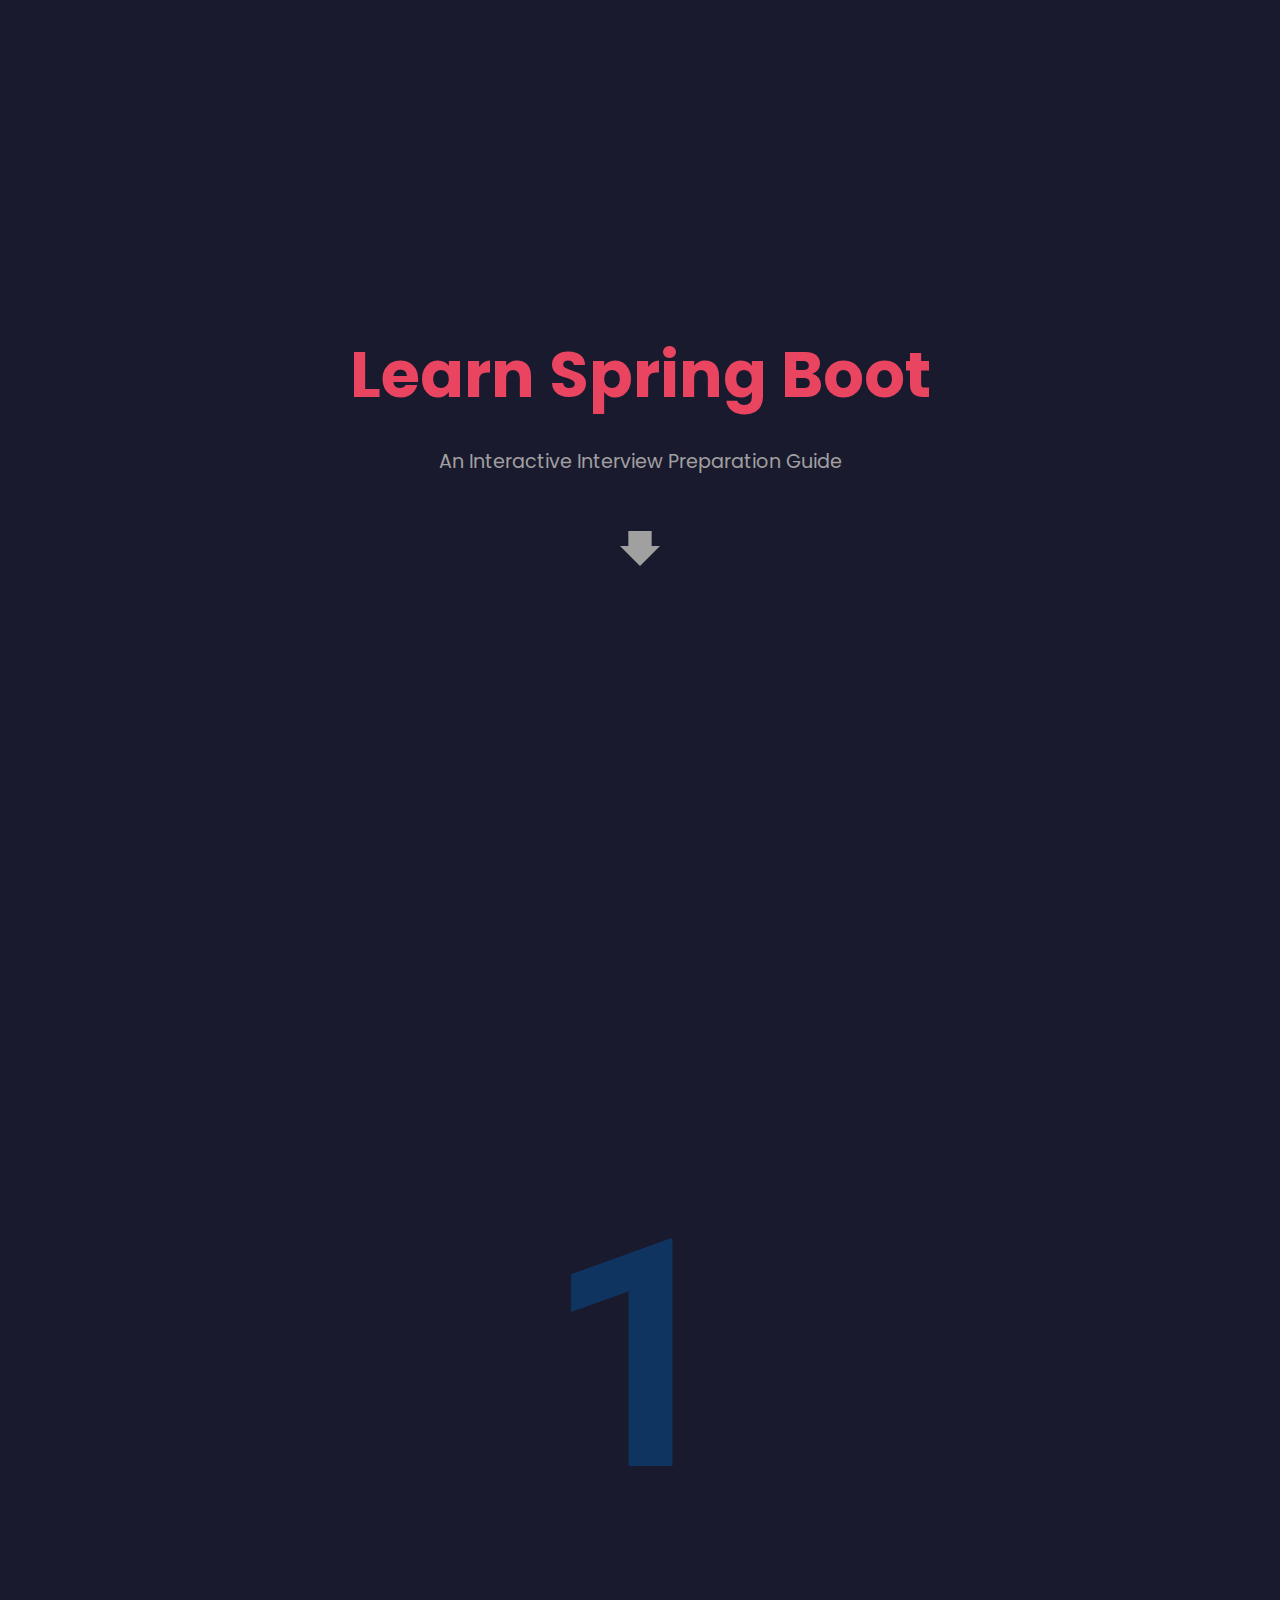
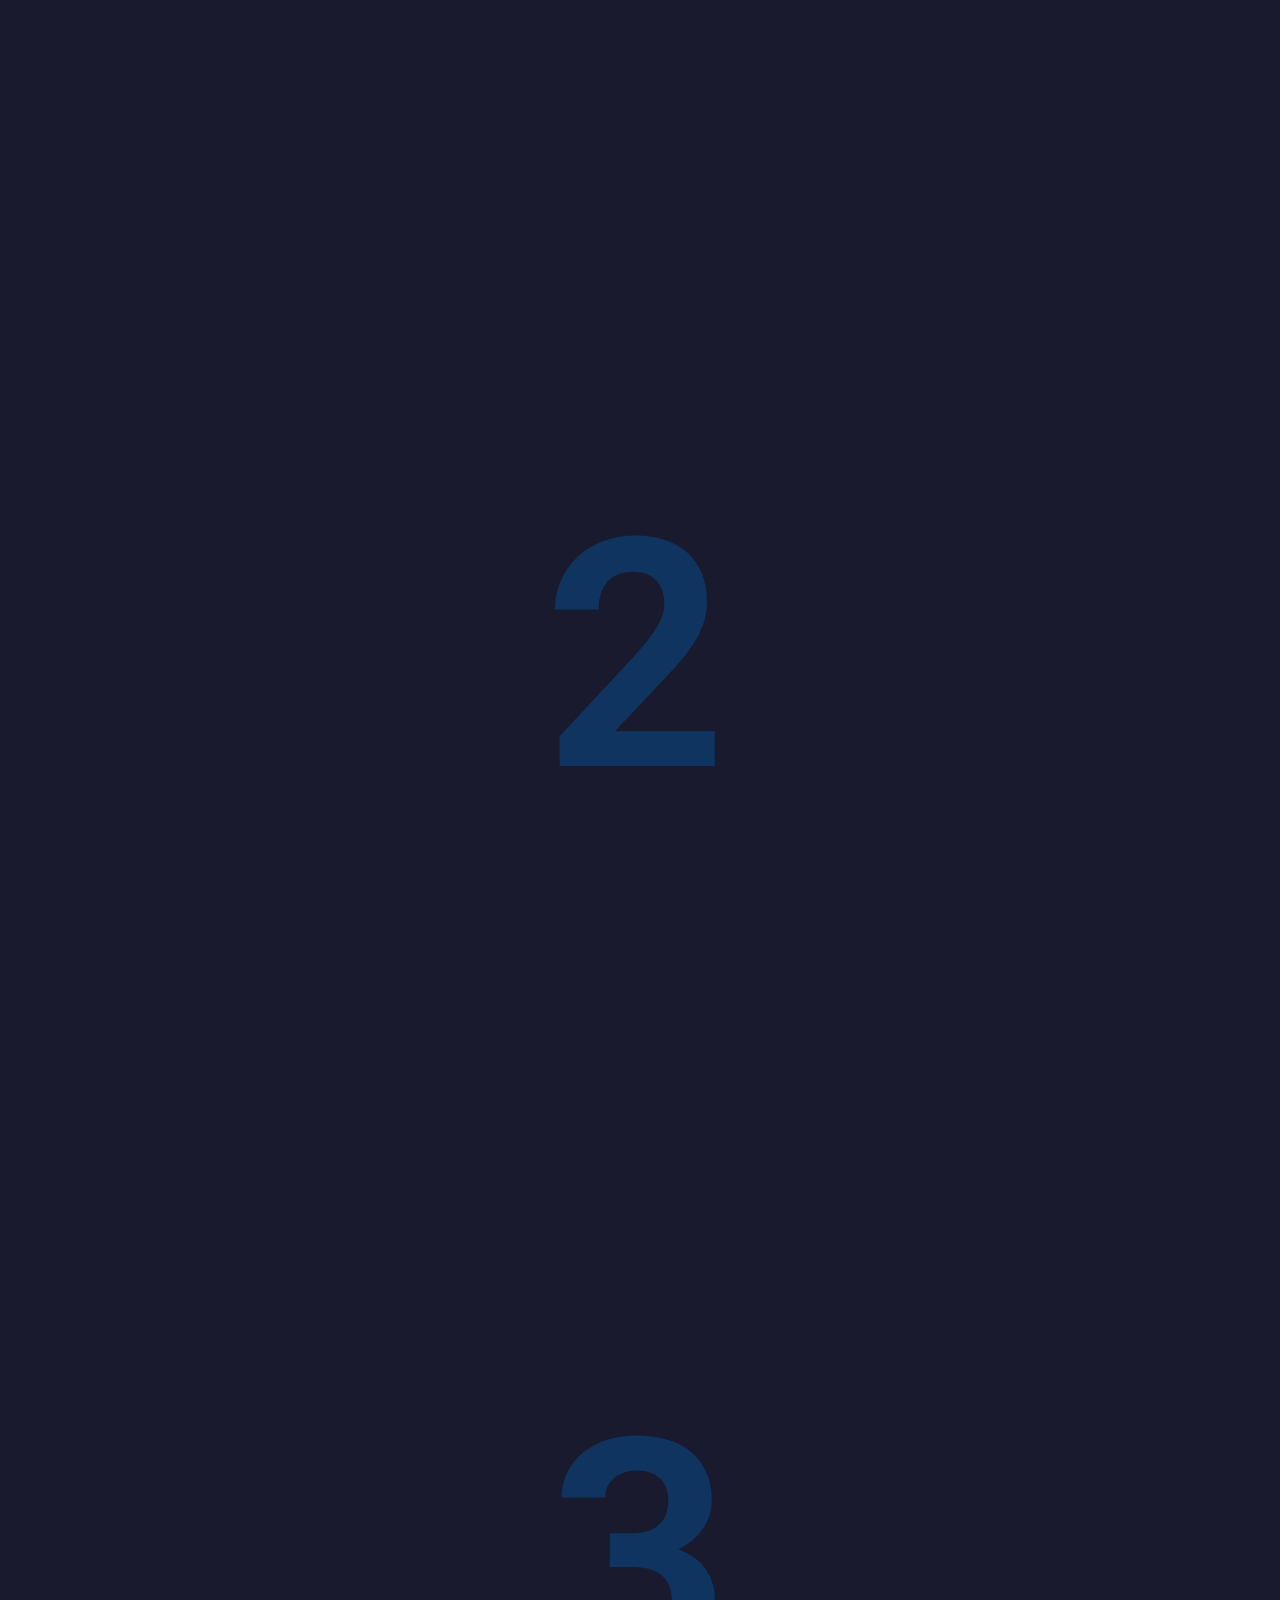
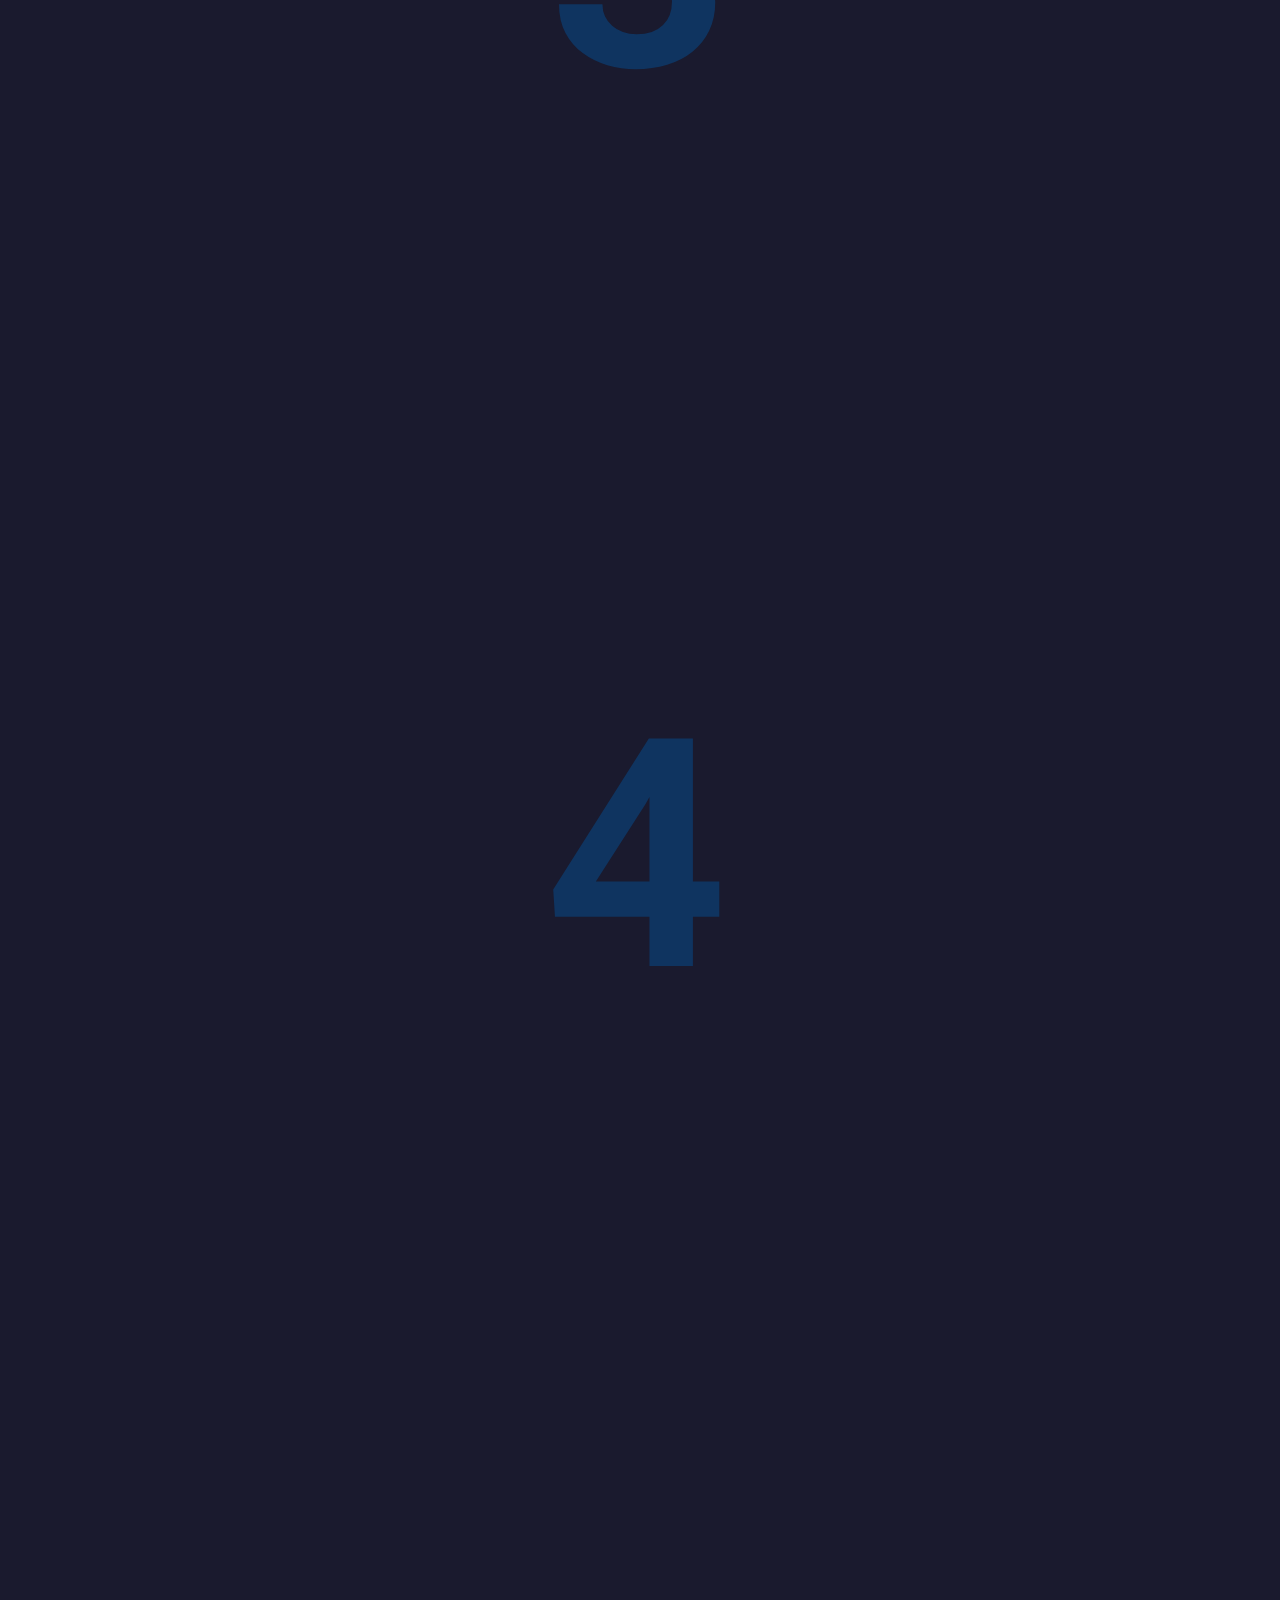
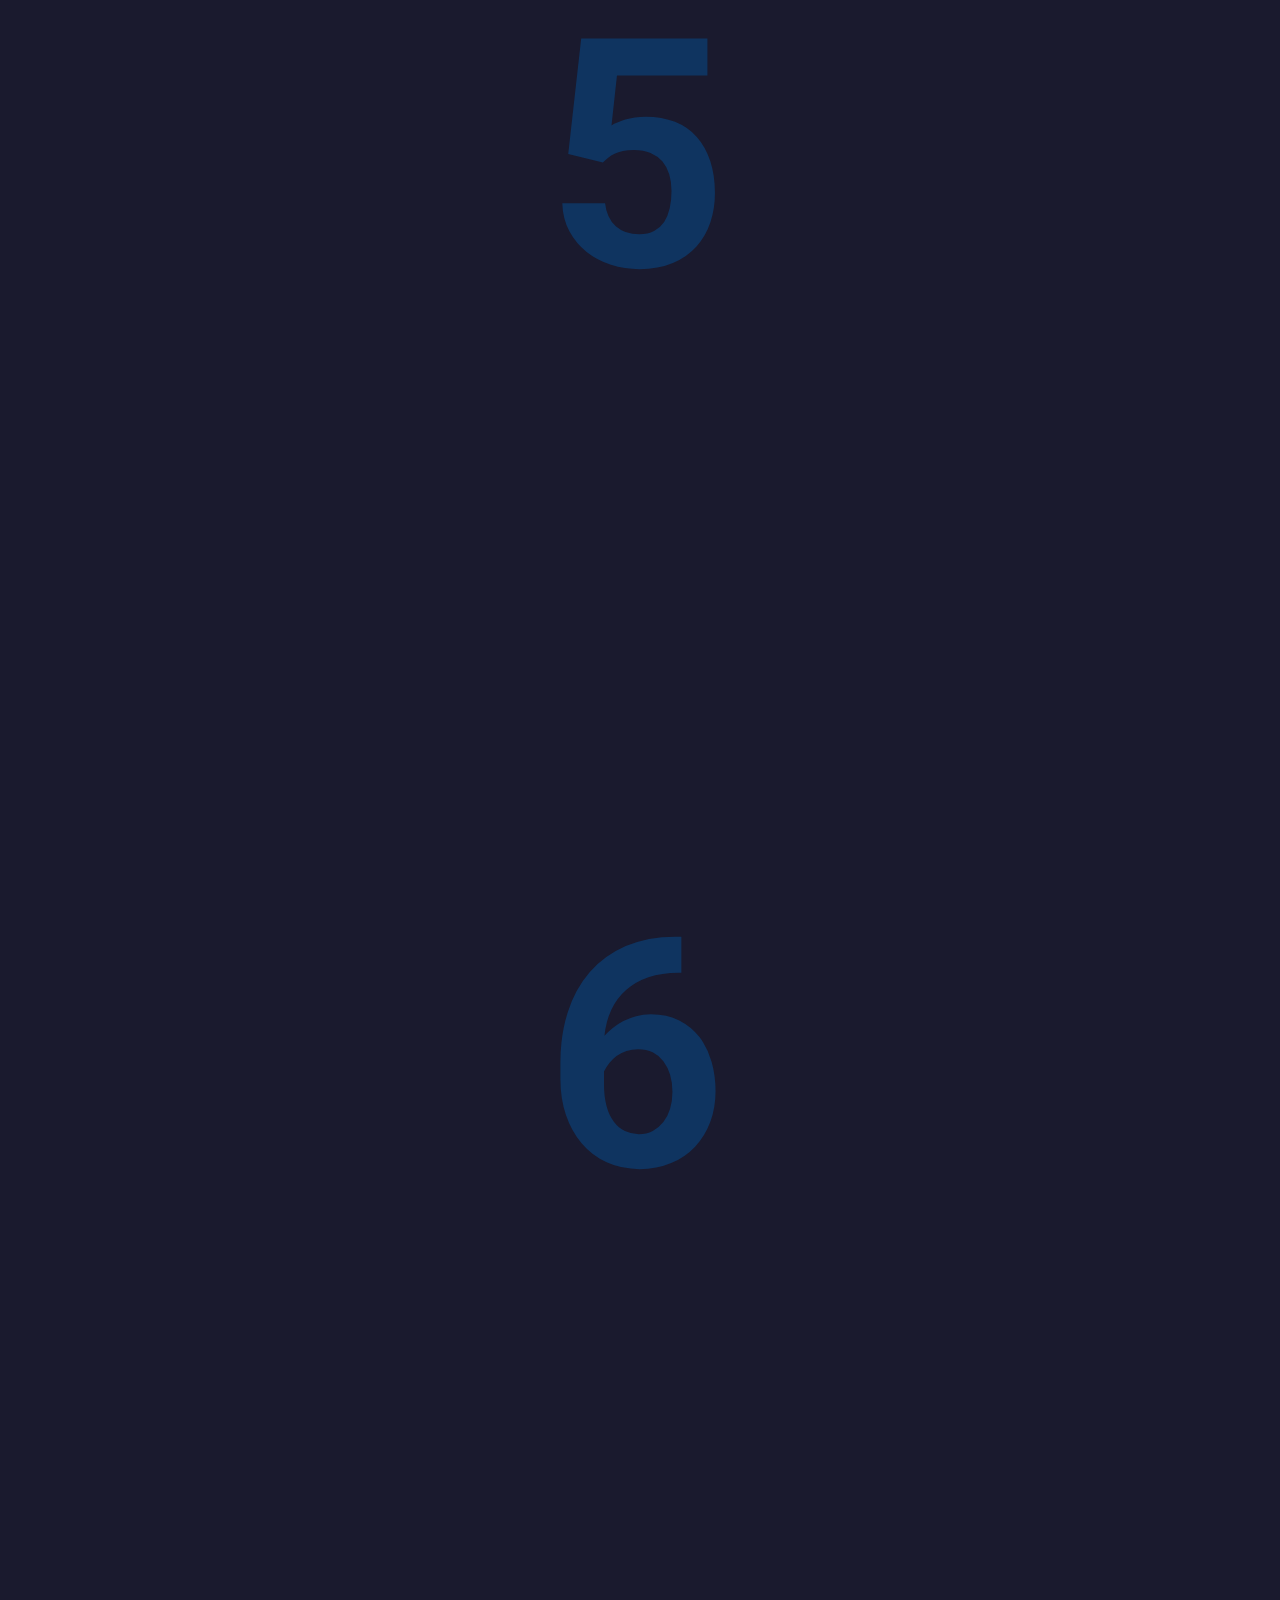
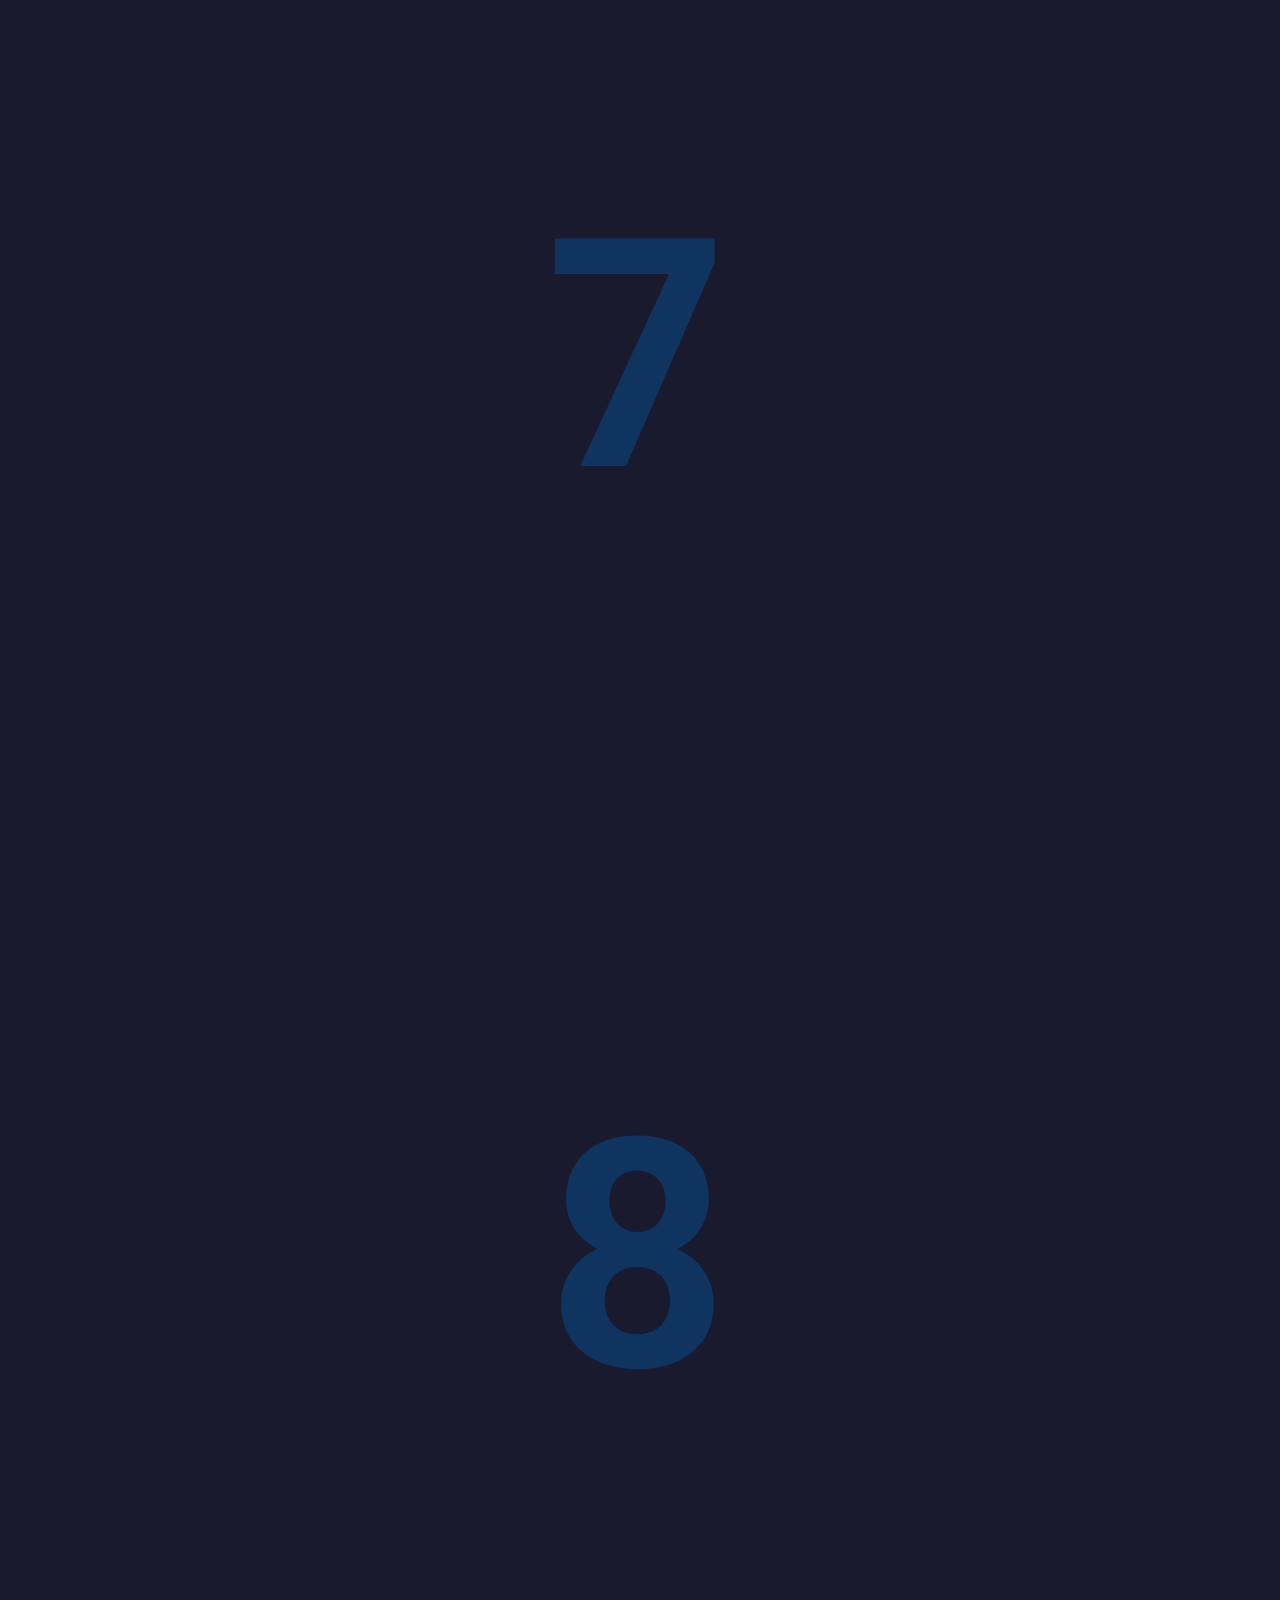
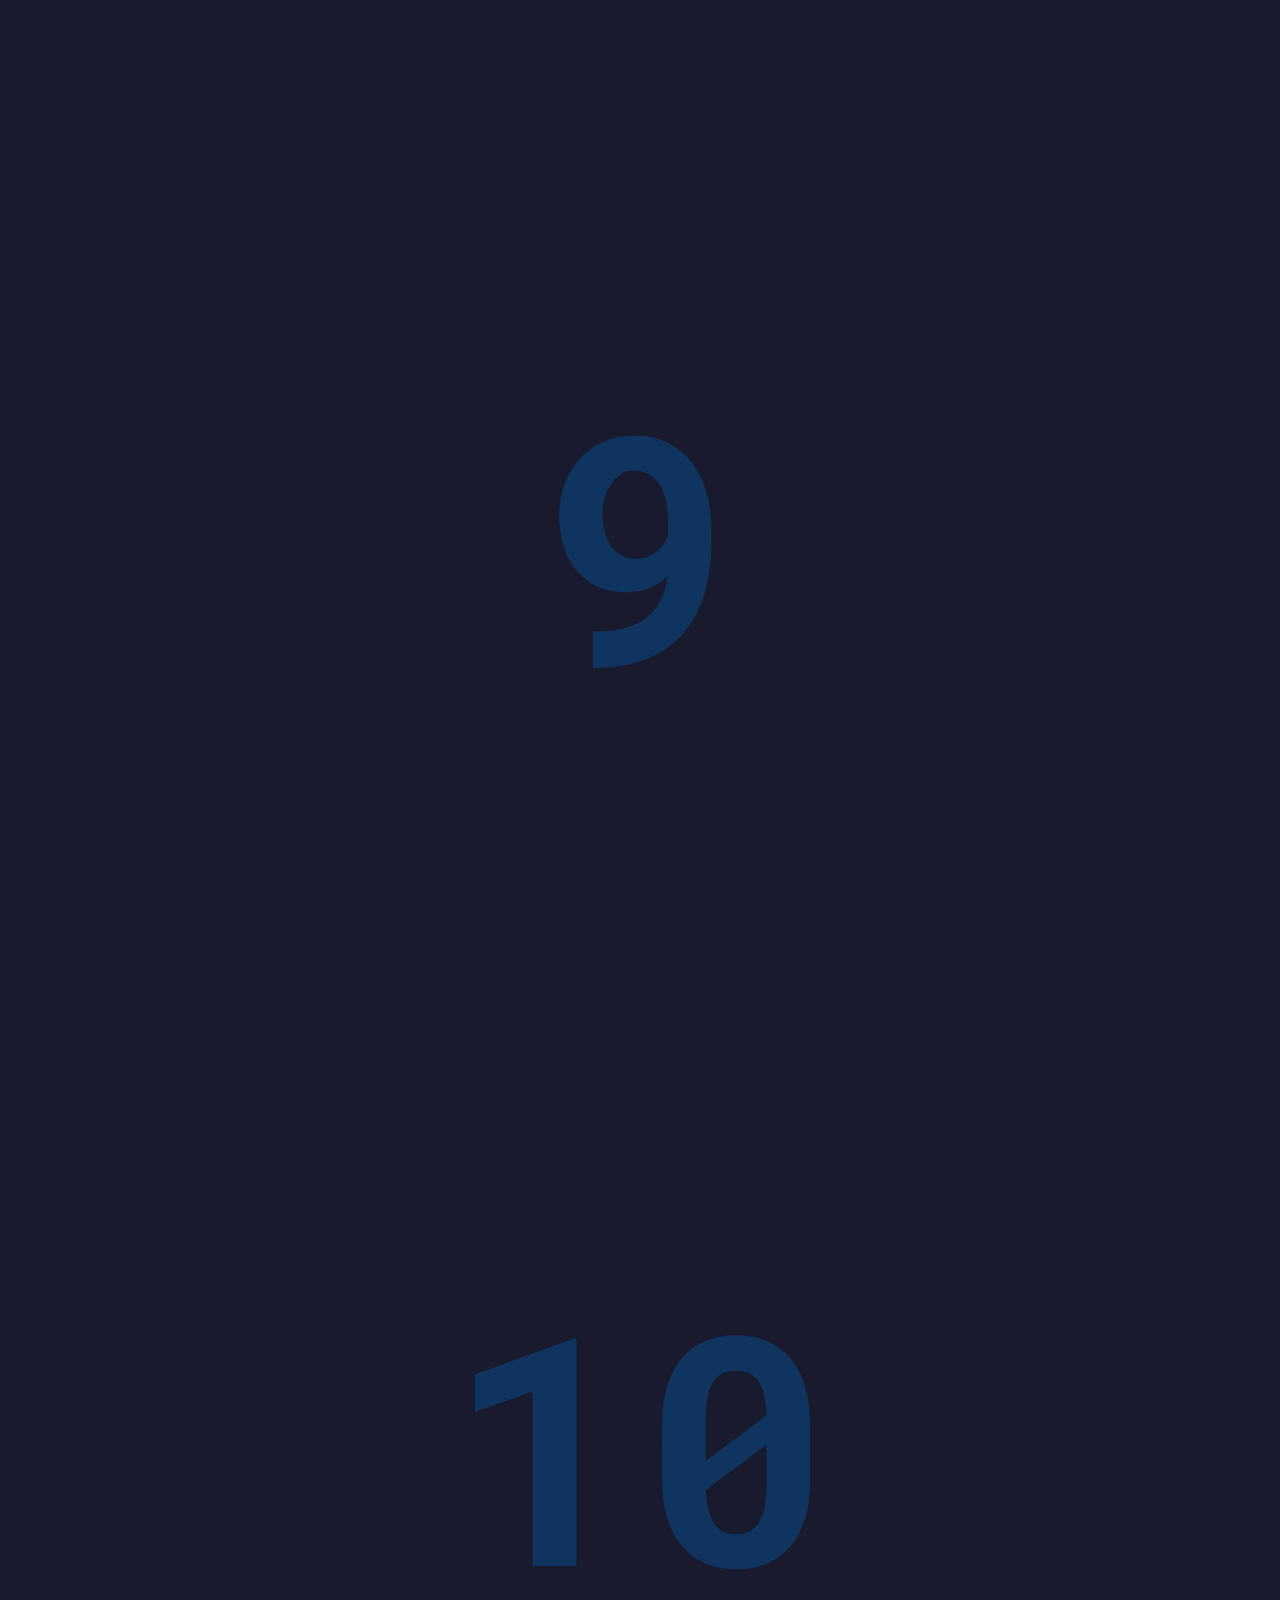
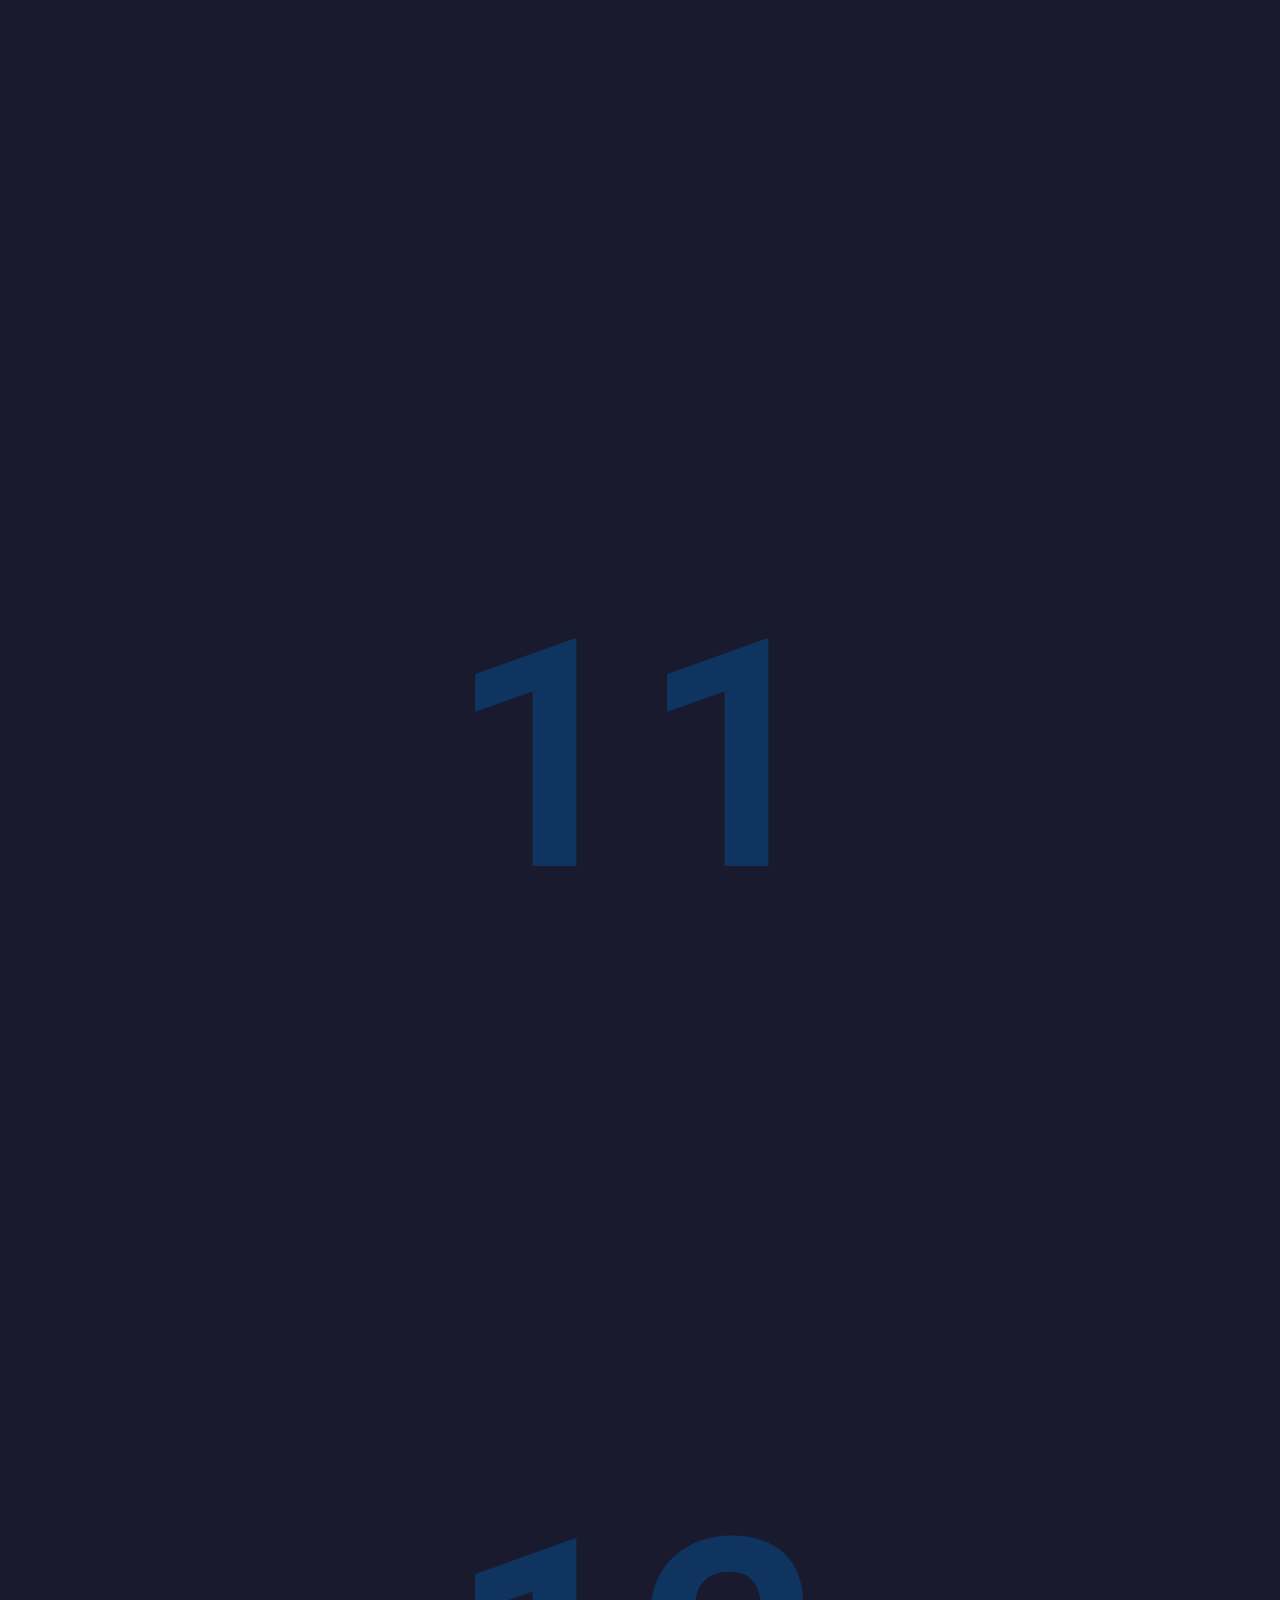
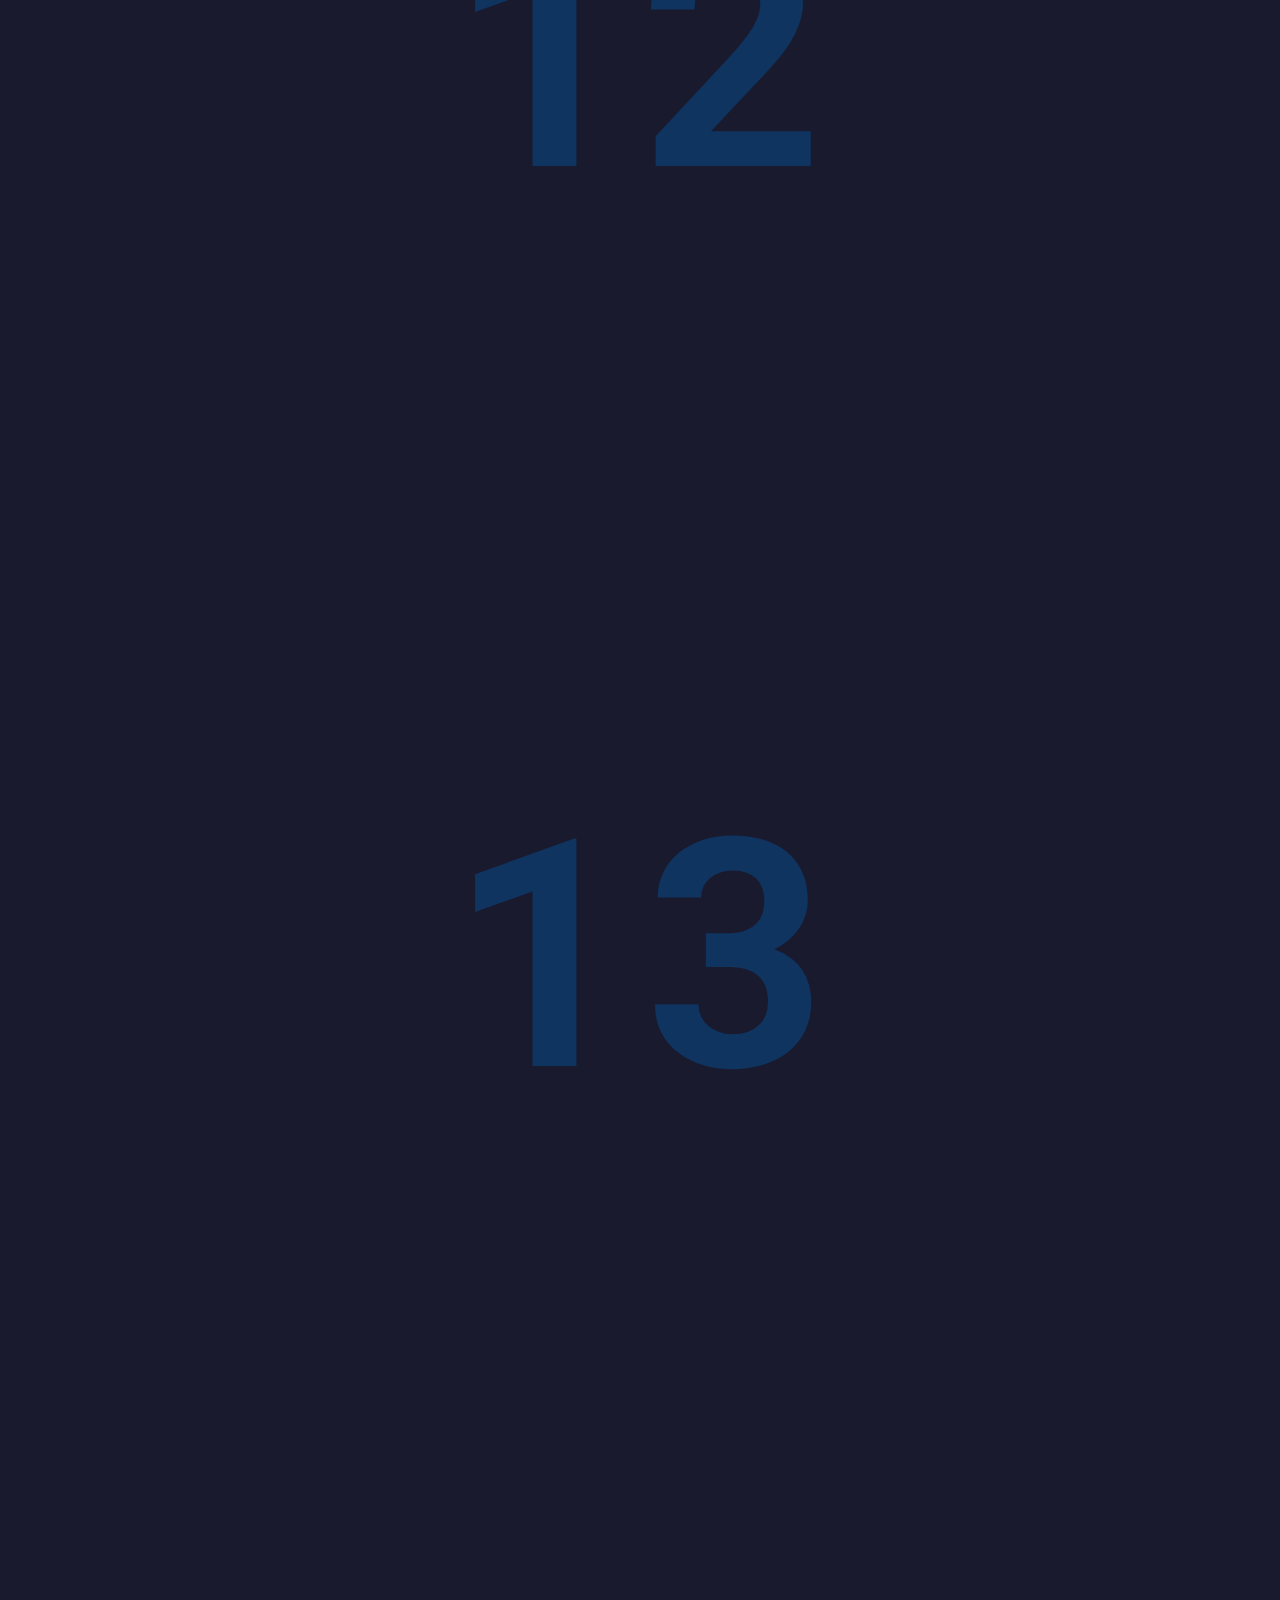
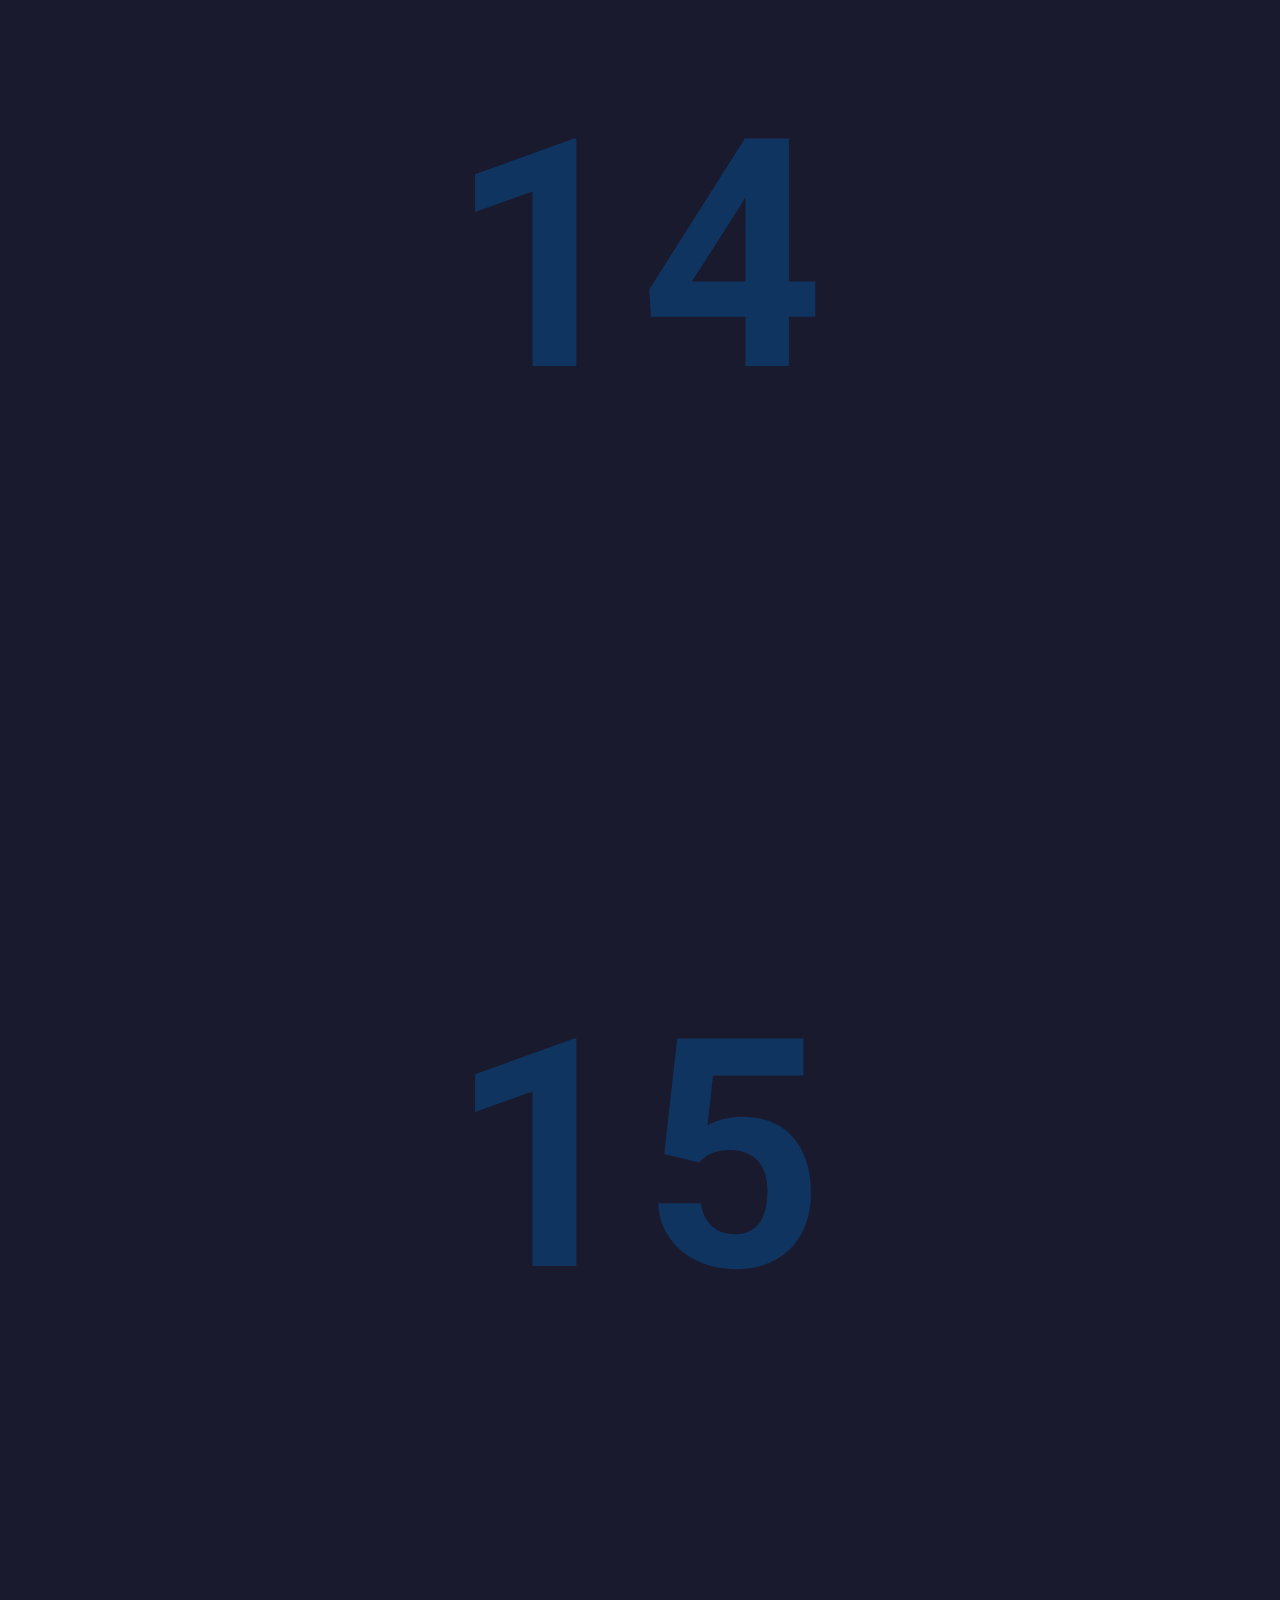
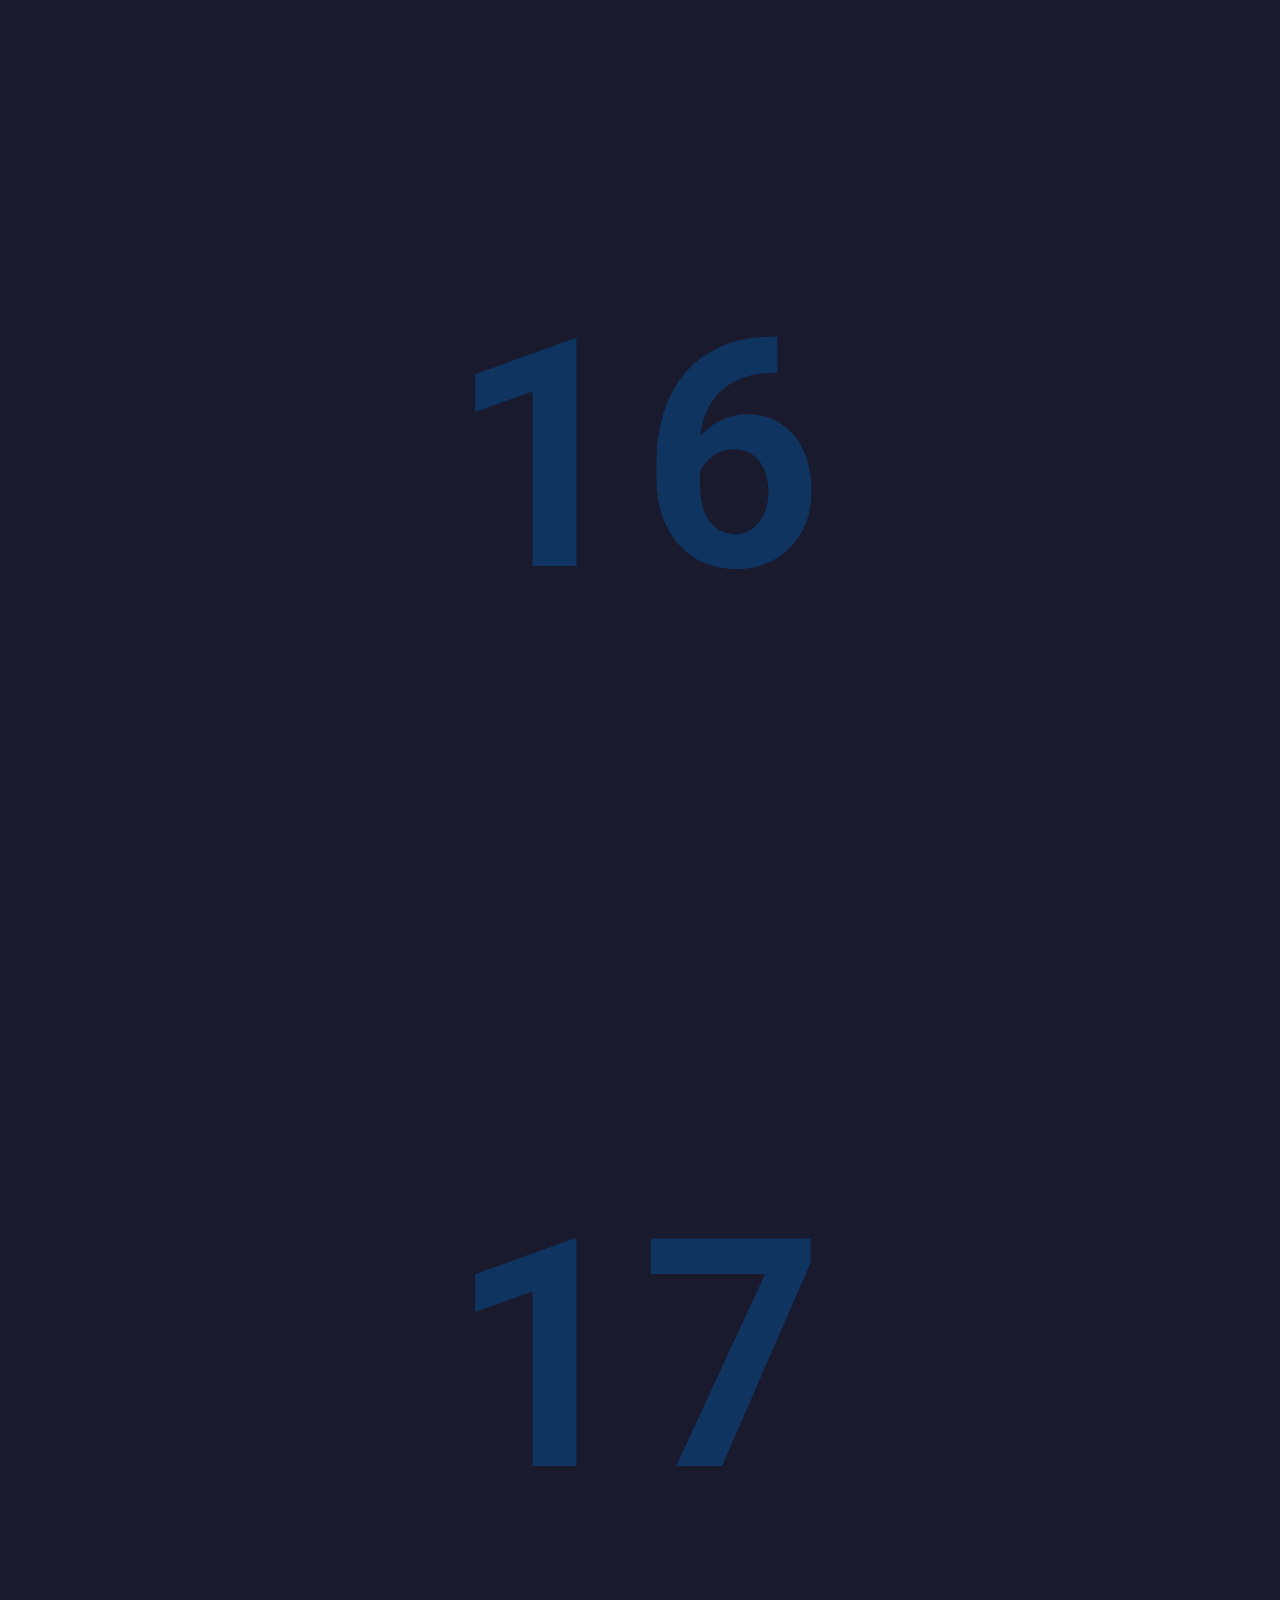
<file: src/main/resources/static/Spring 50.html>
<!DOCTYPE html>
<html lang="en">
<head>
    <meta charset="UTF-8">
    <meta name="viewport" content="width=device-width, initial-scale=1.0">
    <title>Spring Boot Interactive Interview Guide</title>
    <style>
        @import url('https://fonts.googleapis.com/css2?family=Roboto+Mono:wght@400;700&family=Poppins:wght@400;600;700&display=swap');

        :root {
            --bg-color: #1a1a2e;
            --card-color: #16213e;
            --primary-color: #0f3460;
            --accent-color: #e94560;
            --text-color: #dcdcdc;
            --text-muted: #a0a0a0;
            --code-bg: #2d2d2d;
            --border-color: #2a3b5c;
        }

        * {
            box-sizing: border-box;
            margin: 0;
            padding: 0;
        }

        html {
            scroll-snap-type: y mandatory;
            scroll-behavior: smooth;
        }

        body {
            font-family: 'Poppins', sans-serif;
            background-color: var(--bg-color);
            color: var(--text-color);
            line-height: 1.7;
            overflow-x: hidden;
        }

        .slide {
            display: flex;
            flex-direction: column;
            justify-content: center;
            align-items: center;
            height: 100vh;
            width: 100vw;
            text-align: center;
            scroll-snap-align: start;
            position: relative;
            overflow: hidden;
        }

        .slide h1 {
            font-size: 4rem;
            font-weight: 700;
            color: var(--accent-color);
            margin-bottom: 1rem;
        }

        .slide p {
            font-size: 1.2rem;
            color: var(--text-muted);
        }

        .scroll-down-arrow {
            margin-top: 40px;
            animation: bounce 2s infinite;
        }

        .scroll-down-arrow svg {
            width: 40px;
            height: 40px;
            fill: var(--text-muted);
        }

        @keyframes bounce {
            0%, 20%, 50%, 80%, 100% {
                transform: translateY(0);
            }
            40% {
                transform: translateY(-20px);
            }
            60% {
                transform: translateY(-10px);
            }
        }

        .number-overlay {
            position: absolute;
            top: 0;
            left: 0;
            width: 100%;
            height: 100%;
            display: flex;
            justify-content: center;
            align-items: center;
            background-color: var(--bg-color);
            z-index: 10;
            transition: opacity 0.7s ease-in-out, transform 0.7s ease-in-out;
            opacity: 1;
        }

        .number-overlay h1 {
            font-family: 'Roboto Mono', monospace;
            font-size: 25vw;
            color: var(--primary-color);
            font-weight: 700;
        }

        .slide.is-visible .number-overlay {
            opacity: 0;
            transform: scale(1.5);
            pointer-events: none;
        }

        .content-container {
            width: 90%;
            max-width: 1400px;
            height: 90%;
            display: flex;
            gap: 2rem;
            padding: 2rem;
            background-color: var(--card-color);
            border-radius: 15px;
            border: 1px solid var(--border-color);
            box-shadow: 0 10px 30px rgba(0, 0, 0, 0.3);
            text-align: left;
        }

        .question-content {
            flex: 3;
            overflow-y: auto;
            padding-right: 1.5rem;
        }

        .question-content::-webkit-scrollbar { width: 8px; }
        .question-content::-webkit-scrollbar-track { background: var(--primary-color); border-radius: 4px; }
        .question-content::-webkit-scrollbar-thumb { background-color: var(--accent-color); border-radius: 4px; }

        .notes-panel {
            flex: 1;
            display: flex;
            flex-direction: column;
        }

        h2 {
            font-size: 2rem;
            color: var(--accent-color);
            margin-bottom: 1.5rem;
            border-bottom: 2px solid var(--border-color);
            padding-bottom: 0.5rem;
        }

        h3 {
            font-size: 1.3rem;
            color: var(--text-color);
            margin-top: 2rem;
            margin-bottom: 1rem;
        }

        p, li { font-size: 1rem; margin-bottom: 0.75rem; color: var(--text-muted); }
        ul, ol { padding-left: 20px; }
        strong { color: var(--text-color); font-weight: 600; }
        pre { background-color: var(--code-bg); padding: 1rem; border-radius: 8px; overflow-x: auto; margin: 1.5rem 0; border: 1px solid var(--border-color); }
        code { font-family: 'Roboto Mono', monospace; color: #a9b7c6; font-size: 0.9rem; }
        table { width: 100%; border-collapse: collapse; margin: 1.5rem 0; }
        th, td { border: 1px solid var(--border-color); padding: 0.8rem; text-align: left; }
        th { background-color: var(--primary-color); color: var(--text-color); }

        .notes-panel h3 { margin-top: 0; color: var(--text-muted); font-weight: 600; font-size: 1.2rem; }
        textarea { flex-grow: 1; width: 100%; background-color: var(--bg-color); border: 1px solid var(--border-color); border-radius: 8px; color: var(--text-color); padding: 1rem; font-family: 'Poppins', sans-serif; font-size: 0.95rem; resize: none; }
        textarea:focus { outline: none; border-color: var(--accent-color); }

        .code-keyword { color: #cc7832; }
        .code-string { color: #6a8759; }
        .code-comment { color: #808080; }
        .code-annotation { color: #bbb529; }
        .code-number { color: #6897bb; }
        .code-class { color: #ffc66d; }
        .code-property { color: #9876aa; }
        .code-value { color: #6a8759; }

        @media (max-width: 768px) {
            .content-container { flex-direction: column; height: 95%; width: 95%; }
            .question-content { padding-right: 0.5rem; flex: 2; }
            .notes-panel { flex: 1; }
            h2 { font-size: 1.5rem; }
            .number-overlay h1 { font-size: 40vw; }
            .slide h1 { font-size: 2.5rem; }
        }
    </style>
</head>
<body>

<section class="slide">
    <h1>Learn Spring Boot</h1>
    <p>An Interactive Interview Preparation Guide</p>
    <div class="scroll-down-arrow">
        <svg xmlns="http://www.w3.org/2000/svg" viewBox="0 0 24 24"><path d="M12 21l-12-12h5v-9h14v9h5z"/></svg>
    </div>
</section>

<!-- All 50 questions will be generated here -->

<section class="slide" data-question="1">
    <div class="number-overlay"><h1>1</h1></div>
    <div class="content-container">
        <div class="question-content">
            <h2>What is Spring Boot?</h2>
            <p>Spring Boot is an open-source, Java-based framework that simplifies the development of production-ready, stand-alone Spring applications. It takes an "opinionated defaults" approach to configuration, drastically reducing boilerplate code and development time.</p>
            <h3>It provides:</h3>
            <ul>
                <li><strong>Autoconfiguration:</strong> Automatically configures Spring components based on the JARs in your classpath.</li>
                <li><strong>Starter Dependencies:</strong> Simplifies dependency management by providing curated sets of dependencies.</li>
                <li><strong>Embedded Servers:</strong> Includes embedded servers like Tomcat, Jetty, or Undertow.</li>
                <li><strong>Production-Ready Features:</strong> Out-of-the-box support for metrics, health checks, and externalized configuration.</li>
                <li><strong>No XML Configuration:</strong> Emphasizes Java-based configuration over XML.</li>
            </ul>
        </div>
        <div class="notes-panel">
            <h3>Quick Note</h3>
            <textarea placeholder="My thoughts on Question 1..."></textarea>
        </div>
    </div>
</section>

<section class="slide" data-question="2">
    <div class="number-overlay"><h1>2</h1></div>
    <div class="content-container">
        <div class="question-content">
            <h2>What are the key features of Spring Boot?</h2>
            <ul>
                <li><strong>Starter Dependencies:</strong> Pre-configured dependency sets for common functionality.</li>
                <li><strong>Autoconfiguration:</strong> Automatically configures Spring components based on classpath dependencies.</li>
                <li><strong>Embedded Servers:</strong> Built-in support for Tomcat, Jetty, and Undertow for easy deployment.</li>
                <li><strong>Spring Boot Actuator:</strong> Production-ready features for monitoring and management (health, metrics, info).</li>
                <li><strong>Spring Boot CLI:</strong> A command-line interface for rapid development.</li>
                <li><strong>Externalized Configuration:</strong> Configuration through properties files, environment variables, etc.</li>
                <li><strong>Logging:</strong> Provides common logging configuration for all supported logging providers.</li>
            </ul>
        </div>
        <div class="notes-panel">
            <h3>Quick Note</h3>
            <textarea placeholder="My thoughts on Question 2..."></textarea>
        </div>
    </div>
</section>

<section class="slide" data-question="3">
    <div class="number-overlay"><h1>3</h1></div>
    <div class="content-container">
        <div class="question-content">
            <h2>What is the difference between Spring and Spring Boot?</h2>
            <table>
                <thead><tr><th>Feature</th><th>Spring Framework</th><th>Spring Boot</th></tr></thead>
                <tbody>
                <tr><td><strong>Configuration</strong></td><td>Requires manual XML/Java configuration.</td><td>Autoconfiguration with minimal setup.</td></tr>
                <tr><td><strong>Dependency Management</strong></td><td>Manual dependency declaration.</td><td>Starter dependencies simplify management.</td></tr>
                <tr><td><strong>Server Setup</strong></td><td>Requires an external server setup.</td><td>Embedded servers included.</td></tr>
                <tr><td><strong>Development Speed</strong></td><td>Slower due to boilerplate code.</td><td>Faster development with opinionated defaults.</td></tr>
                <tr><td><strong>Production Features</strong></td><td>Requires additional setup for monitoring.</td><td>Built-in monitoring, metrics, health checks via Actuator.</td></tr>
                </tbody>
            </table>
        </div>
        <div class="notes-panel">
            <h3>Quick Note</h3>
            <textarea placeholder="My thoughts on Question 3..."></textarea>
        </div>
    </div>
</section>

<section class="slide" data-question="4">
    <div class="number-overlay"><h1>4</h1></div>
    <div class="content-container">
        <div class="question-content">
            <h2>What is a Spring Boot Starter?</h2>
            <p>A Spring Boot Starter is a dependency descriptor that includes a curated set of transitive dependencies for a specific technology. It simplifies dependency management and provides autoconfiguration.</p>
            <h3>Examples:</h3>
            <ul>
                <li><code>spring-boot-starter-web</code>: For building web applications with Spring MVC.</li>
                <li><code>spring-boot-starter-data-jpa</code>: For using Spring Data JPA with Hibernate.</li>
                <li><code>spring-boot-starter-security</code>: For Spring Security.</li>
                <li><code>spring-boot-starter-test</code>: For testing Spring Boot applications.</li>
            </ul>
        </div>
        <div class="notes-panel">
            <h3>Quick Note</h3>
            <textarea placeholder="My thoughts on Question 4..."></textarea>
        </div>
    </div>
</section>

<section class="slide" data-question="5">
    <div class="number-overlay"><h1>5</h1></div>
    <div class="content-container">
        <div class="question-content">
            <h2>What is Spring Boot Autoconfiguration?</h2>
            <p>Autoconfiguration is a feature that automatically configures Spring beans based on dependencies present in the classpath, existing bean definitions, and configuration properties.</p>
            <h3>How it works:</h3>
            <ol>
                <li>Spring Boot scans for <code>META-INF/spring.factories</code> files.</li>
                <li>It loads autoconfiguration classes listed in <code>EnableAutoConfiguration</code>.</li>
                <li>It uses <code>@Conditional</code> annotations (e.g., <code>@ConditionalOnClass</code>, <code>@ConditionalOnMissingBean</code>) to determine when to apply configurations.</li>
            </ol>
        </div>
        <div class="notes-panel">
            <h3>Quick Note</h3>
            <textarea placeholder="My thoughts on Question 5..."></textarea>
        </div>
    </div>
</section>

<section class="slide" data-question="6">
    <div class="number-overlay"><h1>6</h1></div>
    <div class="content-container">
        <div class="question-content">
            <h2>What is the purpose of the <code>@SpringBootApplication</code> annotation?</h2>
            <p><code>@SpringBootApplication</code> is a convenience annotation that combines three other annotations:</p>
            <ul>
                <li><code><strong>@Configuration</strong></code>: Marks the class as a configuration source.</li>
                <li><code><strong>@EnableAutoConfiguration</strong></code>: Enables Spring Boot's autoconfiguration mechanism.</li>
                <li><code><strong>@ComponentScan</strong></code>: Enables component scanning for Spring beans in the current package and its sub-packages.</li>
            </ul>
            <pre><code><span class="code-annotation">@SpringBootApplication</span>
<span class="code-keyword">public</span> <span class="code-keyword">class</span> <span class="code-class">MyApp</span> {
    <span class="code-keyword">public</span> <span class="code-keyword">static</span> <span class="code-keyword">void</span> <span class="code-class">main</span>(String[] args) {
        SpringApplication.run(MyApp.class, args);
    }
}</code></pre>
        </div>
        <div class="notes-panel">
            <h3>Quick Note</h3>
            <textarea placeholder="My thoughts on Question 6..."></textarea>
        </div>
    </div>
</section>

<section class="slide" data-question="7">
    <div class="number-overlay"><h1>7</h1></div>
    <div class="content-container">
        <div class="question-content">
            <h2>What is the Spring Boot Actuator?</h2>
            <p>Spring Boot Actuator provides production-ready features for monitoring and managing Spring Boot applications via HTTP endpoints.</p>
            <h3>Common endpoints:</h3>
            <ul>
                <li><code>/actuator/health</code>: Application health status.</li>
                <li><code>/actuator/info</code>: Application information.</li>
                <li><code>/actuator/metrics</code>: Application runtime metrics.</li>
                <li><code>/actuator/env</code>: Environment properties.</li>
            </ul>
        </div>
        <div class="notes-panel">
            <h3>Quick Note</h3>
            <textarea placeholder="My thoughts on Question 7..."></textarea>
        </div>
    </div>
</section>

<section class="slide" data-question="8">
    <div class="number-overlay"><h1>8</h1></div>
    <div class="content-container">
        <div class="question-content">
            <h2>How does Spring Boot handle externalized configuration?</h2>
            <p>Spring Boot provides multiple ways to externalize configuration with a specific order of precedence (highest to lowest):</p>
            <ol>
                <li>Command-line arguments</li>
                <li>Environment variables</li>
                <li>External configuration (e.g., <code>application.properties</code> outside the JAR)</li>
                <li>Profile-specific properties (e.g., <code>application-dev.properties</code>)</li>
                <li>Application properties (<code>application.properties</code> or <code>application.yml</code>)</li>
                <li>Default properties</li>
            </ol>
        </div>
        <div class="notes-panel">
            <h3>Quick Note</h3>
            <textarea placeholder="My thoughts on Question 8..."></textarea>
        </div>
    </div>
</section>

<section class="slide" data-question="9">
    <div class="number-overlay"><h1>9</h1></div>
    <div class="content-container">
        <div class="question-content">
            <h2>What are Spring Boot Profiles?</h2>
            <p>Spring Boot Profiles allow you to segregate parts of your application configuration and make it available only in certain environments (e.g., development, testing, production).</p>
            <p>You can define profile-specific properties files like <code>application-dev.properties</code> or <code>application-prod.properties</code>.</p>
            <h3>Activate profiles via:</h3>
            <ul>
                <li><code>spring.profiles.active</code> property in <code>application.properties</code>.</li>
                <li>Environment variables.</li>
                <li>Command-line arguments.</li>
            </ul>
        </div>
        <div class="notes-panel">
            <h3>Quick Note</h3>
            <textarea placeholder="My thoughts on Question 9..."></textarea>
        </div>
    </div>
</section>

<section class="slide" data-question="10">
    <div class="number-overlay"><h1>10</h1></div>
    <div class="content-container">
        <div class="question-content">
            <h2>What is the purpose of the <code>SpringApplication</code> class?</h2>
            <p><code>SpringApplication</code> is the core class used to bootstrap and launch a Spring Boot application from a <code>main()</code> method. It performs several key tasks:</p>
            <ul>
                <li>Creates an appropriate <code>ApplicationContext</code>.</li>
                <li>Registers command-line property sources.</li>
                <li>Loads the application context from the <code>@SpringBootApplication</code> class.</li>
                <li>Triggers the autoconfiguration process.</li>
                <li>Starts the embedded web server (if applicable).</li>
                <li>Registers shutdown hooks.</li>
            </ul>
        </div>
        <div class="notes-panel">
            <h3>Quick Note</h3>
            <textarea placeholder="My thoughts on Question 10..."></textarea>
        </div>
    </div>
</section>

<section class="slide" data-question="11">
    <div class="number-overlay"><h1>11</h1></div>
    <div class="content-container">
        <div class="question-content">
            <h2>How does Spring Boot autoconfiguration work?</h2>
            <p>It works through a combination of:</p>
            <ol>
                <li><strong>Classpath Scanning:</strong> Detects which libraries are on the classpath.</li>
                <li><strong>Conditional Configuration:</strong> Uses <code>@Conditional</code> annotations to decide whether to create a bean. For example, <code>@ConditionalOnClass(DataSource.class)</code> will only apply configuration if a <code>DataSource</code> class is present.</li>
                <li><strong>Autoconfiguration Classes:</strong> These are special <code>@Configuration</code> classes listed in <code>META-INF/spring.factories</code> that provide default bean definitions.</li>
                <li><strong>Property Binding:</strong> Binds external configuration properties (from <code>application.properties</code>) to these beans.</li>
            </ol>
        </div>
        <div class="notes-panel">
            <h3>Quick Note</h3>
            <textarea placeholder="My thoughts on Question 11..."></textarea>
        </div>
    </div>
</section>

<section class="slide" data-question="12">
    <div class="number-overlay"><h1>12</h1></div>
    <div class="content-container">
        <div class="question-content">
            <h2>What are the most commonly used Spring Boot Starters?</h2>
            <table>
                <thead><tr><th>Starter</th><th>Purpose</th></tr></thead>
                <tbody>
                <tr><td><code>spring-boot-starter-web</code></td><td>Building web applications with Spring MVC.</td></tr>
                <tr><td><code>spring-boot-starter-data-jpa</code></td><td>Spring Data JPA with Hibernate.</td></tr>
                <tr><td><code>spring-boot-starter-security</code></td><td>Spring Security for authentication and authorization.</td></tr>
                <tr><td><code>spring-boot-starter-test</code></td><td>Testing with JUnit, Mockito, etc.</td></tr>
                <tr><td><code>spring-boot-starter-actuator</code></td><td>Production-ready monitoring features.</td></tr>
                <tr><td><code>spring-boot-starter-webflux</code></td><td>Reactive web applications with Spring WebFlux.</td></tr>
                </tbody>
            </table>
        </div>
        <div class="notes-panel">
            <h3>Quick Note</h3>
            <textarea placeholder="My thoughts on Question 12..."></textarea>
        </div>
    </div>
</section>

<section class="slide" data-question="13">
    <div class="number-overlay"><h1>13</h1></div>
    <div class="content-container">
        <div class="question-content">
            <h2>How can you create a custom Spring Boot Starter?</h2>
            <p>To create a custom starter:</p>
            <ol>
                <li>Create a new Maven/Gradle project for your starter. The name should follow the convention <code>custom-spring-boot-starter</code>.</li>
                <li>Create an autoconfiguration class annotated with <code>@Configuration</code>. Use conditional annotations (<code>@ConditionalOnClass</code>, <code>@ConditionalOnProperty</code>) to control when it applies.</li>
                <li>Create a configuration properties class annotated with <code>@ConfigurationProperties</code> to allow users to configure your starter.</li>
                <li>Create a <code>META-INF/spring.factories</code> file in your starter's resources.</li>
                <li>In <code>spring.factories</code>, register your autoconfiguration class under the <code>org.springframework.boot.autoconfigure.EnableAutoConfiguration</code> key.</li>
                <li>Package the project as a JAR. Other projects can then include it as a dependency.</li>
            </ol>
        </div>
        <div class="notes-panel">
            <h3>Quick Note</h3>
            <textarea placeholder="My thoughts on Question 13..."></textarea>
        </div>
    </div>
</section>

<section class="slide" data-question="14">
    <div class="number-overlay"><h1>14</h1></div>
    <div class="content-container">
        <div class="question-content">
            <h2>What is the purpose of <code>@EnableAutoConfiguration</code>?</h2>
            <p><code>@EnableAutoConfiguration</code> is the core annotation that triggers the autoconfiguration mechanism in Spring Boot.</p>
            <ul>
                <li>It tells Spring Boot to automatically configure beans based on classpath dependencies.</li>
                <li>It works with <code>AutoConfigurationImportSelector</code> to import autoconfiguration classes from <code>META-INF/spring.factories</code>.</li>
                <li>It applies conditional configurations based on various <code>@Conditional</code> annotations.</li>
            </ul>
            <p>This annotation is part of <code>@SpringBootApplication</code>, so you usually don't need to add it explicitly.</p>
        </div>
        <div class="notes-panel">
            <h3>Quick Note</h3>
            <textarea placeholder="My thoughts on Question 14..."></textarea>
        </div>
    </div>
</section>

<section class="slide" data-question="15">
    <div class="number-overlay"><h1>15</h1></div>
    <div class="content-container">
        <div class="question-content">
            <h2>How can you disable specific autoconfiguration classes?</h2>
            <p>You can disable specific autoconfiguration classes in two main ways:</p>
            <h3>1. Using Properties File:</h3>
            <p>In your <code>application.properties</code> or <code>application.yml</code>:</p>
            <pre><code><span class="code-property">spring.autoconfigure.exclude</span>=<span class="code-value">org.springframework.boot.autoconfigure.jdbc.DataSourceAutoConfiguration</span></code></pre>

            <h3>2. Using Annotation Attribute:</h3>
            <p>On your main application class:</p>
            <pre><code><span class="code-annotation">@SpringBootApplication</span>(exclude = { DataSourceAutoConfiguration.class })
<span class="code-keyword">public</span> <span class="code-keyword">class</span> <span class="code-class">MyApp</span> { ... }</code></pre>
        </div>
        <div class="notes-panel">
            <h3>Quick Note</h3>
            <textarea placeholder="My thoughts on Question 15..."></textarea>
        </div>
    </div>
</section>

<section class="slide" data-question="16">
    <div class="number-overlay"><h1>16</h1></div>
    <div class="content-container">
        <div class="question-content">
            <h2>What is the difference between <code>@ComponentScan</code> and <code>@EnableAutoConfiguration</code>?</h2>
            <table>
                <thead><tr><th>Feature</th><th>@ComponentScan</th><th>@EnableAutoConfiguration</th></tr></thead>
                <tbody>
                <tr><td><strong>Purpose</strong></td><td>Scans for user-defined Spring components like <code>@Component</code>, <code>@Service</code>, <code>@Repository</code>.</td><td>Enables Spring Boot's autoconfiguration mechanism based on classpath.</td></tr>
                <tr><td><strong>Scope</strong></td><td>Looks for beans you have written in your application's packages.</td><td>Configures beans from Spring Boot's internal library based on what you have as a dependency.</td></tr>
                <tr><td><strong>Dependency</strong></td><td>Independent of classpath contents.</td><td>Highly dependent on classpath contents.</td></tr>
                </tbody>
            </table>
            <p>Both are included in <code>@SpringBootApplication</code>. <code>@ComponentScan</code> finds your beans, while <code>@EnableAutoConfiguration</code> sets up framework beans for you.</p>
        </div>
        <div class="notes-panel">
            <h3>Quick Note</h3>
            <textarea placeholder="My thoughts on Question 16..."></textarea>
        </div>
    </div>
</section>

<section class="slide" data-question="17">
    <div class="number-overlay"><h1>17</h1></div>
    <div class="content-container">
        <div class="question-content">
            <h2>What is the purpose of <code>@Conditional</code> annotations in Spring Boot?</h2>
            <p><code>@Conditional</code> annotations enable conditional bean configuration based on specific criteria. They are the foundation of autoconfiguration.</p>
            <h3>Common Examples:</h3>
            <ul>
                <li><code>@ConditionalOnClass</code>: Configures if a specific class is present on the classpath.</li>
                <li><code>@ConditionalOnMissingBean</code>: Configures if a bean of a certain type is not already defined in the context.</li>
                <li><code>@ConditionalOnProperty</code>: Configures based on the presence and value of a property in the environment.</li>
                <li><code>@ConditionalOnWebApplication</code>: Configures only if the application is a web application.</li>
                <li><code>@ConditionalOnResource</code>: Configures if a specific resource exists.</li>
            </ul>
        </div>
        <div class="notes-panel">
            <h3>Quick Note</h3>
            <textarea placeholder="My thoughts on Question 17..."></textarea>
        </div>
    </div>
</section>

<section class="slide" data-question="18">
    <div class="number-overlay"><h1>18</h1></div>
    <div class="content-container">
        <div class="question-content">
            <h2>How can you create a custom condition in Spring Boot?</h2>
            <p>To create a custom condition:</p>
            <ol>
                <li><strong>Implement the <code>Condition</code> interface:</strong> Create a class that implements <code>org.springframework.context.annotation.Condition</code>.</li>
                <li><strong>Override the <code>matches()</code> method:</strong> This method contains your custom logic and should return <code>true</code> if the condition is met, or <code>false</code> otherwise.
                    <pre><code><span class="code-keyword">public</span> <span class="code-keyword">class</span> <span class="code-class">MyCustomCondition</span> <span class="code-keyword">implements</span> <span class="code-class">Condition</span> {
    <span class="code-annotation">@Override</span>
    <span class="code-keyword">public</span> <span class="code-keyword">boolean</span> matches(ConditionContext context, AnnotatedTypeMetadata metadata) {
        <span class="code-comment">// Custom condition logic here</span>
        <span class="code-keyword">return</span> <span class="code-keyword">true</span>; <span class="code-comment">// or false</span>
    }
}</code></pre>
                </li>
                <li><strong>Use the condition:</strong> Apply your custom condition to a configuration or bean using the <code>@Conditional</code> annotation.
                    <pre><code><span class="code-annotation">@Bean</span>
<span class="code-annotation">@Conditional</span>(MyCustomCondition.class)
<span class="code-keyword">public</span> MyService myService() { ... }</code></pre>
                </li>
            </ol>
        </div>
        <div class="notes-panel">
            <h3>Quick Note</h3>
            <textarea placeholder="My thoughts on Question 18..."></textarea>
        </div>
    </div>
</section>

<section class="slide" data-question="19">
    <div class="number-overlay"><h1>19</h1></div>
    <div class="content-container">
        <div class="question-content">
            <h2>What is the purpose of <code>@ConfigurationProperties</code>?</h2>
            <p><code>@ConfigurationProperties</code> is an annotation used to bind external configuration properties (from files like <code>application.properties</code> or <code>application.yml</code>) to a typed Java object (a bean).</p>
            <h3>Key Features:</h3>
            <ul>
                <li><strong>Type-safe configuration:</strong> It maps properties to fields in a POJO, providing better organization and type safety.</li>
                <li><strong>Supports nested properties:</strong> It can map hierarchical properties to nested objects.</li>
                <li><strong>Relaxed binding:</strong> It supports flexible property naming conventions (e.g., <code>kebab-case</code>, <code>camelCase</code>, <code>snake_case</code>).</li>
            </ul>
            <pre><code><span class="code-comment">// In application.properties: app.mail.host=smtp.example.com</span>

<span class="code-annotation">@ConfigurationProperties</span>(prefix = <span class="code-string">"app.mail"</span>)
<span class="code-keyword">public</span> <span class="code-keyword">class</span> <span class="code-class">MailProperties</span> {
    <span class="code-keyword">private</span> String host;
    <span class="code-comment">// getters and setters</span>
}</code></pre>
        </div>
        <div class="notes-panel">
            <h3>Quick Note</h3>
            <textarea placeholder="My thoughts on Question 19..."></textarea>
        </div>
    </div>
</section>

<section class="slide" data-question="20">
    <div class="number-overlay"><h1>20</h1></div>
    <div class="content-container">
        <div class="question-content">
            <h2>How can you validate <code>@ConfigurationProperties</code>?</h2>
            <p>You can use Java Bean Validation (JSR 303) annotations to validate configuration properties.</p>
            <ol>
                <li><strong>Add the validation starter dependency:</strong>
                    <pre><code>&lt;dependency&gt;
    &lt;groupId&gt;org.springframework.boot&lt;/groupId&gt;
    &lt;artifactId&gt;spring-boot-starter-validation&lt;/artifactId&gt;
&lt;/dependency&gt;</code></pre>
                </li>
                <li><strong>Add validation annotations:</strong> Add annotations like <code>@NotBlank</code>, <code>@Min</code>, <code>@Max</code>, <code>@Email</code> to the fields of your properties class.</li>
                <li><strong>Enable validation:</strong> Add the <code>@Validated</code> annotation to the properties class itself.
                    <pre><code><span class="code-annotation">@ConfigurationProperties</span>(prefix = <span class="code-string">"app.mail"</span>)
<span class="code-annotation">@Validated</span>
<span class="code-keyword">public</span> <span class="code-keyword">class</span> <span class="code-class">MailProperties</span> {
    <span class="code-annotation">@NotBlank</span>
    <span class="code-keyword">private</span> String host;

    <span class="code-annotation">@Min</span>(<span class="code-number">1</span>)
    <span class="code-annotation">@Max</span>(<span class="code-number">65535</span>)
    <span class="code-keyword">private</span> <span class="code-keyword">int</span> port;
    <span class="code-comment">// ...</span>
}</code></pre>
                    If validation fails at startup, the application will fail to start with an exception.</li>
            </ol>
        </div>
        <div class="notes-panel">
            <h3>Quick Note</h3>
            <textarea placeholder="My thoughts on Question 20..."></textarea>
        </div>
    </div>
</section>

<section class="slide" data-question="21">
    <div class="number-overlay"><h1>21</h1></div>
    <div class="content-container">
        <div class="question-content">
            <h2>How does Spring Boot simplify database access?</h2>
            <p>Spring Boot simplifies database access through:</p>
            <ul>
                <li><strong>Autoconfiguration:</strong> Automatically configures a <code>DataSource</code>, <code>EntityManagerFactory</code>, etc., based on properties in <code>application.properties</code>.</li>
                <li><strong>Starter Dependencies:</strong> <code>spring-boot-starter-data-jpa</code> and <code>spring-boot-starter-jdbc</code> bundle all necessary dependencies.</li>
                <li><strong>Embedded Databases:</strong> Out-of-the-box support for in-memory databases like H2, HSQL, and Derby, which is great for development and testing.</li>
                <li><strong>Connection Pooling:</strong> Automatically configures and uses a production-grade connection pool (HikariCP by default).</li>
                <li><strong>Spring Data:</strong> Simplifies repository implementation by providing interfaces like <code>JpaRepository</code> that offer CRUD operations without boilerplate code.</li>
            </ul>
        </div>
        <div class="notes-panel">
            <h3>Quick Note</h3>
            <textarea placeholder="My thoughts on Question 21..."></textarea>
        </div>
    </div>
</section>

<section class="slide" data-question="22">
    <div class="number-overlay"><h1>22</h1></div>
    <div class="content-container">
        <div class="question-content">
            <h2>What is Spring Data JPA and how does it work with Spring Boot?</h2>
            <p>Spring Data JPA is part of the larger Spring Data family that aims to simplify data access for JPA-based repositories.</p>
            <h3>How it works with Spring Boot:</h3>
            <ul>
                <li><strong>Repository Interfaces:</strong> You define an interface that extends <code>JpaRepository&lt;Entity, ID&gt;</code>. Spring Data automatically provides implementations for standard CRUD methods (<code>save</code>, <code>findById</code>, <code>findAll</code>, <code>delete</code>).</li>
                <li><strong>Query Methods:</strong> You can declare methods in your repository interface following a specific naming convention (e.g., <code>findByLastName(String lastName)</code>), and Spring Data will automatically generate the corresponding JPA query.</li>
                <li><strong>Custom Queries:</strong> You can define custom queries using the <code>@Query</code> annotation.</li>
                <li><strong>Pagination and Sorting:</strong> It has built-in support for pagination and sorting.</li>
            </ul>
            <p>Spring Boot's autoconfiguration handles all the setup, so you just need to include the starter and define your repository interfaces.</p>
        </div>
        <div class="notes-panel">
            <h3>Quick Note</h3>
            <textarea placeholder="My thoughts on Question 22..."></textarea>
        </div>
    </div>
</section>

<section class="slide" data-question="23">
    <div class="number-overlay"><h1>23</h1></div>
    <div class="content-container">
        <div class="question-content">
            <h2>What is the difference between JPA and Hibernate?</h2>
            <table>
                <thead><tr><th>Feature</th><th>JPA (Java Persistence API)</th><th>Hibernate</th></tr></thead>
                <tbody>
                <tr><td><strong>Type</strong></td><td>Specification (API)</td><td>Implementation (ORM)</td></tr>
                <tr><td><strong>Purpose</strong></td><td>Standardizes how to perform object-relational mapping (ORM) in Java. It's a set of interfaces.</td><td>Provides the actual implementation of the JPA specification. It's the engine that does the work.</td></tr>
                <tr><td><strong>Relationship</strong></td><td>JPA is the interface.</td><td>Hibernate is an implementation of that interface.</td></tr>
                <tr><td><strong>Features</strong></td><td>Defines basic ORM features and standard annotations like <code>@Entity</code>, <code>@Id</code>.</td><td>Implements all JPA features and provides additional, proprietary features like caching enhancements and custom ID generators.</td></tr>
                </tbody>
            </table>
            <p>Think of JPA as the blueprint and Hibernate as one of the concrete houses built from that blueprint. Spring Boot uses Hibernate as the default JPA implementation.</p>
        </div>
        <div class="notes-panel">
            <h3>Quick Note</h3>
            <textarea placeholder="My thoughts on Question 23..."></textarea>
        </div>
    </div>
</section>

<section class="slide" data-question="24">
    <div class="number-overlay"><h1>24</h1></div>
    <div class="content-container">
        <div class="question-content">
            <h2>How can you configure multiple datasources in Spring Boot?</h2>
            <p>To configure multiple datasources:</p>
            <ol>
                <li><strong>Define configuration properties:</strong> In <code>application.properties</code>, define properties for each datasource using unique prefixes.
                    <pre><code><span class="code-comment"># Primary Datasource</span>
<span class="code-property">app.datasource.primary.url</span>=<span class="code-value">...</span>
<span class="code-property">app.datasource.primary.username</span>=<span class="code-value">user1</span>

<span class="code-comment"># Secondary Datasource</span>
<span class="code-property">app.datasource.secondary.url</span>=<span class="code-value">...</span>
<span class="code-property">app.datasource.secondary.username</span>=<span class="code-value">user2</span></code></pre>
                </li>
                <li><strong>Create configuration classes:</strong> Create separate <code>@Configuration</code> classes for each datasource.
                    <pre><code><span class="code-annotation">@Configuration</span>
<span class="code-keyword">public</span> <span class="code-keyword">class</span> <span class="code-class">PrimaryDataSourceConfig</span> {
    <span class="code-annotation">@Bean</span>
    <span class="code-annotation">@Primary</span>
    <span class="code-annotation">@ConfigurationProperties</span>(<span class="code-string">"app.datasource.primary"</span>)
    <span class="code-keyword">public</span> DataSource primaryDataSource() {
        <span class="code-keyword">return</span> DataSourceBuilder.create().build();
    }
}</code></pre>
                    Create a similar config for the secondary datasource, but without the <code>@Primary</code> annotation. The <code>@Primary</code> annotation tells Spring which datasource to use by default for autowiring.</li>
            </ol>
        </div>
        <div class="notes-panel">
            <h3>Quick Note</h3>
            <textarea placeholder="My thoughts on Question 24..."></textarea>
        </div>
    </div>
</section>

<section class="slide" data-question="25">
    <div class="number-overlay"><h1>25</h1></div>
    <div class="content-container">
        <div class="question-content">
            <h2>What is Spring Boot's default connection pool?</h2>
            <p>Spring Boot's default database connection pool is <strong>HikariCP</strong>.</p>
            <h3>Why HikariCP?</h3>
            <ul>
                <li><strong>Performance:</strong> It is known for being extremely fast and lightweight.</li>
                <li><strong>Reliability:</strong> It is solid, stable, and widely used in production environments.</li>
                <li><strong>Configuration:</strong> It can be easily customized via properties in <code>application.properties</code> with the prefix <code>spring.datasource.hikari.*</code>.</li>
            </ul>
            <pre><code><span class="code-property">spring.datasource.hikari.connection-timeout</span>=<span class="code-value">30000</span>
<span class="code-property">spring.datasource.hikari.maximum-pool-size</span>=<span class="code-value">10</span>
<span class="code-property">spring.datasource.hikari.minimum-idle</span>=<span class="code-value">5</span></code></pre>
            <p>If you want to use a different connection pool (like Tomcat JDBC or Commons DBCP2), you can add its dependency to your project, and Spring Boot's autoconfiguration will switch to it.</p>
        </div>
        <div class="notes-panel">
            <h3>Quick Note</h3>
            <textarea placeholder="My thoughts on Question 25..."></textarea>
        </div>
    </div>
</section>

<section class="slide" data-question="26">
    <div class="number-overlay"><h1>26</h1></div>
    <div class="content-container">
        <div class="question-content">
            <h2>How does Spring Boot handle database migrations?</h2>
            <p>Spring Boot provides excellent integration with two popular database migration tools:</p>
            <ul>
                <li><strong>Flyway:</strong> A migration tool that uses versioned SQL scripts. You create SQL files with a specific naming convention (e.g., <code>V1__Create_person_table.sql</code>) in <code>src/main/resources/db/migration</code>. When the application starts, Flyway checks the database's schema version and applies any new scripts.</li>
                <li><strong>Liquibase:</strong> Another migration tool that uses XML, YAML, or JSON changelogs instead of plain SQL, which can make it more database-agnostic.</li>
            </ul>
            <p>To use either, you just need to add its starter dependency (e.g., <code>spring-boot-starter-flyway</code>) and create your migration scripts. Spring Boot's autoconfiguration will automatically run the migrations on startup.</p>
        </div>
        <div class="notes-panel">
            <h3>Quick Note</h3>
            <textarea placeholder="My thoughts on Question 26..."></textarea>
        </div>
    </div>
</section>

<section class="slide" data-question="27">
    <div class="number-overlay"><h1>27</h1></div>
    <div class="content-container">
        <div class="question-content">
            <h2>What is the purpose of <code>@Entity</code> and <code>@Id</code> in Spring Boot JPA?</h2>
            <ul>
                <li><code><strong>@Entity</strong></code>: This JPA annotation is used to mark a Java class as a persistent entity. This means that instances of this class can be stored in a database. Each entity class corresponds to a table in the database, and each instance corresponds to a row in that table.</li>
                <li><code><strong>@Id</strong></code>: This JPA annotation is used to specify the primary key of an entity. Every entity must have a primary key. It can be applied to a field or a getter method. It is often used with <code>@GeneratedValue</code> to configure how the primary key is generated (e.g., auto-increment).</li>
            </ul>
            <pre><code><span class="code-annotation">@Entity</span>
<span class="code-keyword">public</span> <span class="code-keyword">class</span> <span class="code-class">User</span> {
    <span class="code-annotation">@Id</span>
    <span class="code-annotation">@GeneratedValue</span>(strategy = GenerationType.IDENTITY)
    <span class="code-keyword">private</span> Long id;

    <span class="code-keyword">private</span> String name;
    <span class="code-comment">// ...</span>
}</code></pre>
        </div>
        <div class="notes-panel">
            <h3>Quick Note</h3>
            <textarea placeholder="My thoughts on Question 27..."></textarea>
        </div>
    </div>
</section>

<section class="slide" data-question="28">
    <div class="number-overlay"><h1>28</h1></div>
    <div class="content-container">
        <div class="question-content">
            <h2>What is the difference between <code>@Repository</code> and <code>@Service</code>?</h2>
            <p>Both are stereotype annotations that mark classes for Spring's component scanning. The key difference is their semantic purpose:</p>
            <table>
                <thead><tr><th>Annotation</th><th>Purpose</th><th>Key Feature</th></tr></thead>
                <tbody>
                <tr><td><code><strong>@Repository</strong></code></td><td>Used on classes in the Data Access Layer (DAO layer). These classes are responsible for database operations.</td><td>It enables Spring's exception translation mechanism, which converts technology-specific exceptions (like <code>SQLException</code>) into Spring's unchecked <code>DataAccessException</code> hierarchy.</td></tr>
                <tr><td><code><strong>@Service</strong></code></td><td>Used on classes in the Service Layer. These classes contain business logic and often orchestrate calls to one or more repositories.</td><td>It does not provide any special behavior beyond being a component, but it clearly communicates the role of the class.</td></tr>
                </tbody>
            </table>
        </div>
        <div class="notes-panel">
            <h3>Quick Note</h3>
            <textarea placeholder="My thoughts on Question 28..."></textarea>
        </div>
    </div>
</section>

<section class="slide" data-question="29">
    <div class="number-overlay"><h1>29</h1></div>
    <div class="content-container">
        <div class="question-content">
            <h2>How can you enable transaction management in Spring Boot?</h2>
            <p>Transaction management is enabled by default in Spring Boot when you use a starter like <code>spring-boot-starter-data-jpa</code> or <code>spring-boot-starter-jdbc</code>.</p>
            <p>The key is to use the <code><strong>@Transactional</strong></code> annotation. You can apply it at the class or method level.</p>
            <pre><code><span class="code-annotation">@Service</span>
<span class="code-keyword">public</span> <span class="code-keyword">class</span> <span class="code-class">UserService</span> {
    <span class="code-annotation">@Autowired</span>
    <span class="code-keyword">private</span> UserRepository userRepository;

    <span class="code-annotation">@Transactional</span>
    <span class="code-keyword">public</span> <span class="code-keyword">void</span> createUser(User user) {
        userRepository.save(user);
    }
}</code></pre>
            <p>When a method annotated with <code>@Transactional</code> is called, Spring creates a transaction before the method executes and commits it after the method completes successfully. If a runtime exception is thrown, the transaction is rolled back.</p>
        </div>
        <div class="notes-panel">
            <h3>Quick Note</h3>
            <textarea placeholder="My thoughts on Question 29..."></textarea>
        </div>
    </div>
</section>

<section class="slide" data-question="30">
    <div class="number-overlay"><h1>30</h1></div>
    <div class="content-container">
        <div class="question-content">
            <h2>What is the purpose of the <code>@Transactional</code> annotation?</h2>
            <p><code>@Transactional</code> defines the scope of a single database transaction. It provides several configurable attributes:</p>
            <ul>
                <li><strong>Propagation:</strong> Defines how transactions relate to each other (e.g., <code>REQUIRED</code>, <code>REQUIRES_NEW</code>). <code>REQUIRED</code> is the default and most common, meaning it will join an existing transaction or create a new one if none exists.</li>
                <li><strong>Isolation:</strong> Defines the transaction isolation level to prevent issues like dirty reads or phantom reads (e.g., <code>READ_COMMITTED</code>).</li>
                <li><strong>Timeout:</strong> Defines the maximum time for a transaction to run before it is rolled back.</li>
                <li><strong>Read-only:</strong> A hint for the persistence provider that the transaction will not modify data, allowing for potential performance optimizations.</li>
                <li><strong>Rollback rules:</strong> Defines which exceptions should trigger a rollback (by default, it's any unchecked exception).</li>
            </ul>
        </div>
        <div class="notes-panel">
            <h3>Quick Note</h3>
            <textarea placeholder="My thoughts on Question 30..."></textarea>
        </div>
    </div>
</section>

<section class="slide" data-question="31">
    <div class="number-overlay"><h1>31</h1></div>
    <div class="content-container">
        <div class="question-content">
            <h2>How can you create a REST API with Spring Boot?</h2>
            <p>To create a REST API:</p>
            <ol>
                <li><strong>Add the web starter:</strong> Include <code>spring-boot-starter-web</code> in your project's dependencies. This brings in Spring MVC, Jackson for JSON, and an embedded Tomcat server.</li>
                <li><strong>Create a controller class:</strong> Annotate a class with <code>@RestController</code>. This is a convenience annotation that combines <code>@Controller</code> and <code>@ResponseBody</code>.</li>
                <li><strong>Define endpoints:</strong> Use mapping annotations like <code>@GetMapping</code>, <code>@PostMapping</code>, <code>@PutMapping</code>, and <code>@DeleteMapping</code> to map HTTP requests to your controller methods.
                    <pre><code><span class="code-annotation">@RestController</span>
<span class="code-annotation">@RequestMapping</span>(<span class="code-string">"/api/users"</span>)
<span class="code-keyword">public</span> <span class="code-keyword">class</span> <span class="code-class">UserController</span> {
    <span class="code-annotation">@GetMapping</span>(<span class="code-string">"/{id}"</span>)
    <span class="code-keyword">public</span> User getUserById(<span class="code-annotation">@PathVariable</span> Long id) {
        <span class="code-comment">// ... logic to find and return user</span>
    }
}</code></pre>
                </li>
                <li><strong>Run the application:</strong> Start your main application class. Spring Boot will start the embedded server and your API will be available.</li>
            </ol>
        </div>
        <div class="notes-panel">
            <h3>Quick Note</h3>
            <textarea placeholder="My thoughts on Question 31..."></textarea>
        </div>
    </div>
</section>

<section class="slide" data-question="32">
    <div class="number-overlay"><h1>32</h1></div>
    <div class="content-container">
        <div class="question-content">
            <h2>What is the difference between <code>@Controller</code> and <code>@RestController</code>?</h2>
            <table>
                <thead><tr><th>Feature</th><th>@Controller</th><th>@RestController</th></tr></thead>
                <tbody>
                <tr><td><strong>Purpose</strong></td><td>Traditional Spring MVC controllers.</td><td>Specialized controller for RESTful web services.</td></tr>
                <tr><td><strong>Response Body</strong></td><td>Methods typically return a view name (like a template path) to be rendered. To return data directly, you must add <code>@ResponseBody</code> to the method.</td><td>A convenience annotation that combines <code>@Controller</code> and <code>@ResponseBody</code>. All methods implicitly have <code>@ResponseBody</code>, meaning they return data directly, which is then serialized (e.g., to JSON).</td></tr>
                <tr><td><strong>Typical Usage</strong></td><td>Server-side rendered web applications (e.g., using Thymeleaf).</td><td>Building REST APIs that serve JSON/XML to clients.</td></tr>
                </tbody>
            </table>
        </div>
        <div class="notes-panel">
            <h3>Quick Note</h3>
            <textarea placeholder="My thoughts on Question 32..."></textarea>
        </div>
    </div>
</section>

<section class="slide" data-question="33">
    <div class="number-overlay"><h1>33</h1></div>
    <div class="content-container">
        <div class="question-content">
            <h2>How does Spring Boot handle JSON serialization/deserialization?</h2>
            <p>Spring Boot uses the <strong>Jackson</strong> library by default for JSON handling.</p>
            <ul>
                <li><strong>Automatic Configuration:</strong> When <code>spring-boot-starter-web</code> is on the classpath, Spring Boot autoconfigures an <code>ObjectMapper</code> bean from Jackson with sensible defaults.</li>
                <li><strong>Serialization:</strong> When a method in a <code>@RestController</code> returns a Java object, Spring MVC uses the <code>ObjectMapper</code> to serialize it into a JSON string for the HTTP response body.</li>
                <li><strong>Deserialization:</strong> When a request with a JSON body is sent to an endpoint with a parameter annotated with <code>@RequestBody</code>, the <code>ObjectMapper</code> is used to deserialize the JSON string into a Java object.</li>
                <li><strong>Customization:</strong> You can customize serialization/deserialization using Jackson annotations (e.g., <code>@JsonIgnore</code>, <code>@JsonProperty</code>) or by providing your own custom <code>ObjectMapper</code> bean.</li>
            </ul>
        </div>
        <div class="notes-panel">
            <h3>Quick Note</h3>
            <textarea placeholder="My thoughts on Question 33..."></textarea>
        </div>
    </div>
</section>

<section class="slide" data-question="34">
    <div class="number-overlay"><h1>34</h1></div>
    <div class="content-container">
        <div class="question-content">
            <h2>What is the purpose of <code>@RequestMapping</code>?</h2>
            <p><code>@RequestMapping</code> is a versatile annotation used to map HTTP requests to handler methods in your controllers. It can be used at both the class and method level.</p>
            <h3>Key Attributes:</h3>
            <ul>
                <li><code><strong>value</strong></code> or <code><strong>path</strong></code>: The URL path for the mapping (e.g., <code>"/users"</code>).</li>
                <li><code><strong>method</strong></code>: The HTTP method (e.g., <code>RequestMethod.GET</code>, <code>RequestMethod.POST</code>).</li>
                <li><code><strong>consumes</strong></code>: The media types that the request must have (e.g., <code>"application/json"</code>).</li>
                <li><code><strong>produces</strong></code>: The media types that the response will have.</li>
            </ul>
            <p>Spring also provides more specific shorthand annotations like <code>@GetMapping</code>, <code>@PostMapping</code>, etc., which are generally preferred for clarity.</p>
        </div>
        <div class="notes-panel">
            <h3>Quick Note</h3>
            <textarea placeholder="My thoughts on Question 34..."></textarea>
        </div>
    </div>
</section>

<section class="slide" data-question="35">
    <div class="number-overlay"><h1>35</h1></div>
    <div class="content-container">
        <div class="question-content">
            <h2>What is the difference between <code>@RequestParam</code> and <code>@PathVariable</code>?</h2>
            <table>
                <thead><tr><th>Feature</th><th>@RequestParam</th><th>@PathVariable</th></tr></thead>
                <tbody>
                <tr><td><strong>Source</strong></td><td>Extracts values from query parameters in the URL.</td><td>Extracts values from the URI path itself (template variables).</td></tr>
                <tr><td><strong>Example URL</strong></td><td><code>/users/search?name=John</code></td><td><code>/users/123</code></td></tr>
                <tr><td><strong>Usage</strong></td><td><code>searchUsers(@RequestParam String name)</code></td><td><code>getUser(@PathVariable Long id)</code></td></tr>
                <tr><td><strong>Purpose</strong></td><td>Used for filtering or sorting data. Often optional.</td><td>Used to identify a specific resource. Usually required.</td></tr>
                </tbody>
            </table>
        </div>
        <div class="notes-panel">
            <h3>Quick Note</h3>
            <textarea placeholder="My thoughts on Question 35..."></textarea>
        </div>
    </div>
</section>

<section class="slide" data-question="36">
    <div class="number-overlay"><h1>36</h1></div>
    <div class="content-container">
        <div class="question-content">
            <h2>How can you handle exceptions in Spring Boot REST APIs?</h2>
            <p>Spring Boot provides several ways to handle exceptions globally:</p>
            <ul>
                <li><code><strong>@ExceptionHandler</strong></code>: An annotation used on a method within a controller to handle specific exceptions thrown by methods in that same controller.</li>
                <li><code><strong>@ControllerAdvice</strong></code> or <code><strong>@RestControllerAdvice</strong></code>: An annotation used on a class to create a global exception handler. Methods in this class annotated with <code>@ExceptionHandler</code> will handle exceptions thrown by any controller in the application. This is the most common and recommended approach.</li>
                <li><code><strong>ResponseEntityExceptionHandler</strong></code>: A convenient base class for <code>@ControllerAdvice</code> classes that provides handlers for common Spring MVC exceptions.</li>
            </ul>
            <p>By using a <code>@RestControllerAdvice</code> class, you can centralize your exception handling logic and return consistent, well-structured error responses.</p>
        </div>
        <div class="notes-panel">
            <h3>Quick Note</h3>
            <textarea placeholder="My thoughts on Question 36..."></textarea>
        </div>
    </div>
</section>

<section class="slide" data-question="37">
    <div class="number-overlay"><h1>37</h1></div>
    <div class="content-container">
        <div class="question-content">
            <h2>What is the purpose of <code>@ResponseStatus</code>?</h2>
            <p><code>@ResponseStatus</code> is an annotation that allows you to map an exception class to a specific HTTP status code. When an exception annotated with <code>@ResponseStatus</code> is thrown from a controller method and not handled by an <code>@ExceptionHandler</code>, Spring will automatically set the HTTP response status to the specified code.</p>
            <pre><code><span class="code-annotation">@ResponseStatus</span>(code = HttpStatus.NOT_FOUND, reason = <span class="code-string">"Resource not found"</span>)
<span class="code-keyword">public</span> <span class="code-keyword">class</span> <span class="code-class">ResourceNotFoundException</span> <span class="code-keyword">extends</span> <span class="code-class">RuntimeException</span> {
    <span class="code-keyword">public</span> ResourceNotFoundException(String message) {
        <span class="code-keyword">super</span>(message);
    }
}</code></pre>
            <p>This is a simpler way to handle exceptions when you don't need a custom error response body.</p>
        </div>
        <div class="notes-panel">
            <h3>Quick Note</h3>
            <textarea placeholder="My thoughts on Question 37..."></textarea>
        </div>
    </div>
</section>

<section class="slide" data-question="38">
    <div class="number-overlay"><h1>38</h1></div>
    <div class="content-container">
        <div class="question-content">
            <h2>How can you validate request bodies in Spring Boot?</h2>
            <p>You can use Java Bean Validation (JSR 303) annotations to validate incoming request bodies (e.g., JSON in a POST request).</p>
            <ol>
                <li><strong>Add the validation starter:</strong> Include <code>spring-boot-starter-validation</code> in your dependencies.</li>
                <li><strong>Annotate your DTO:</strong> Add validation annotations (e.g., <code>@NotBlank</code>, <code>@Email</code>, <code>@Min</code>) to the fields of your Data Transfer Object (DTO) class.
                    <pre><code><span class="code-keyword">public</span> <span class="code-keyword">class</span> <span class="code-class">UserDTO</span> {
    <span class="code-annotation">@NotBlank</span>
    <span class="code-keyword">private</span> String name;
    <span class="code-comment">//...</span>
}</code></pre>
                </li>
                <li><strong>Enable validation in the controller:</strong> Add the <code>@Valid</code> annotation to the method parameter that is annotated with <code>@RequestBody</code>.
                    <pre><code><span class="code-annotation">@PostMapping</span>
<span class="code-keyword">public</span> ResponseEntity&lt;User&gt; createUser(<span class="code-annotation">@Valid</span> <span class="code-annotation">@RequestBody</span> UserDTO userDTO) { ... }</code></pre>
                    If validation fails, Spring will throw a <code>MethodArgumentNotValidException</code>, which you can handle in a global exception handler to return a 400 Bad Request response.</li>
            </ol>
        </div>
        <div class="notes-panel">
            <h3>Quick Note</h3>
            <textarea placeholder="My thoughts on Question 38..."></textarea>
        </div>
    </div>
</section>

<section class="slide" data-question="39">
    <div class="number-overlay"><h1>39</h1></div>
    <div class="content-container">
        <div class="question-content">
            <h2>What is the purpose of <code>@RequestBody</code> and <code>@ResponseBody</code>?</h2>
            <ul>
                <li><code><strong>@RequestBody</strong></code>: This annotation is used on a method parameter in a controller. It indicates that the parameter should be bound to the body of the incoming HTTP request. Spring uses an <code>HttpMessageConverter</code> (like Jackson) to deserialize the request body (e.g., JSON) into the Java object. It's typically used with POST and PUT requests.</li>
                <li><code><strong>@ResponseBody</strong></code>: This annotation is used on a controller method. It indicates that the return value of the method should be bound to the web response body. Spring serializes the returned object into the response format (e.g., JSON) and sends it back to the client. This annotation is implicitly included in all methods of a <code>@RestController</code>.</li>
            </ul>
        </div>
        <div class="notes-panel">
            <h3>Quick Note</h3>
            <textarea placeholder="My thoughts on Question 39..."></textarea>
        </div>
    </div>
</section>

<section class="slide" data-question="40">
    <div class="number-overlay"><h1>40</h1></div>
    <div class="content-container">
        <div class="question-content">
            <h2>How can you enable CORS in Spring Boot?</h2>
            <p>Cross-Origin Resource Sharing (CORS) can be enabled in several ways:</p>
            <h3>1. Global Configuration (Recommended):</h3>
            <p>Implement the <code>WebMvcConfigurer</code> interface and override the <code>addCorsMappings</code> method. This allows you to define centralized CORS rules.</p>
            <pre><code><span class="code-annotation">@Configuration</span>
<span class="code-keyword">public</span> <span class="code-keyword">class</span> <span class="code-class">WebConfig</span> <span class="code-keyword">implements</span> <span class="code-class">WebMvcConfigurer</span> {
    <span class="code-annotation">@Override</span>
    <span class="code-keyword">public</span> <span class="code-keyword">void</span> addCorsMappings(CorsRegistry registry) {
        registry.addMapping(<span class="code-string">"/api/**"</span>)
            .allowedOrigins(<span class="code-string">"http://example.com"</span>)
            .allowedMethods(<span class="code-string">"GET"</span>, <span class="code-string">"POST"</span>);
    }
}</code></pre>

            <h3>2. Controller or Method-level:</h3>
            <p>Use the <code>@CrossOrigin</code> annotation directly on a controller class or a specific handler method for more granular control.</p>
            <pre><code><span class="code-annotation">@RestController</span>
<span class="code-annotation">@CrossOrigin</span>(origins = <span class="code-string">"http://example.com"</span>)
<span class="code-keyword">public</span> <span class="code-keyword">class</span> <span class="code-class">MyController</span> { ... }</code></pre>
        </div>
        <div class="notes-panel">
            <h3>Quick Note</h3>
            <textarea placeholder="My thoughts on Question 40..."></textarea>
        </div>
    </div>
</section>

<section class="slide" data-question="41">
    <div class="number-overlay"><h1>41</h1></div>
    <div class="content-container">
        <div class="question-content">
            <h2>How can you test Spring Boot applications?</h2>
            <p>Spring Boot provides a comprehensive testing framework with the <code>spring-boot-starter-test</code> dependency, which includes libraries like JUnit 5, Mockito, and AssertJ.</p>
            <h3>Key Testing Annotations:</h3>
            <ul>
                <li><code><strong>@SpringBootTest</strong></code>: For full integration testing. It loads the complete application context.</li>
                <li><code><strong>@WebMvcTest</strong></code>: For "slice" testing the web layer. It only loads the components necessary for Spring MVC (controllers, filters, etc.) and auto-configures <code>MockMvc</code>.</li>
                <li><code><strong>@DataJpaTest</strong></code>: For "slice" testing the persistence layer. It configures an in-memory database and only loads JPA-related components (repositories).</li>
                <li><code><strong>@MockBean</strong></code>: Used to add a Mockito mock to the application context, replacing any existing bean of the same type.</li>
            </ul>
        </div>
        <div class="notes-panel">
            <h3>Quick Note</h3>
            <textarea placeholder="My thoughts on Question 41..."></textarea>
        </div>
    </div>
</section>

<section class="slide" data-question="42">
    <div class="number-overlay"><h1>42</h1></div>
    <div class="content-container">
        <div class="question-content">
            <h2>What is the difference between <code>@SpringBootTest</code> and <code>@WebMvcTest</code>?</h2>
            <table>
                <thead><tr><th>Feature</th><th>@SpringBootTest</th><th>@WebMvcTest</th></tr></thead>
                <tbody>
                <tr><td><strong>Scope</strong></td><td>Full application context (Integration Test).</td><td>Web layer only (Slice Test).</td></tr>
                <tr><td><strong>Beans Loaded</strong></td><td>All beans (<code>@Component</code>, <code>@Service</code>, <code>@Repository</code>, etc.).</td><td>Only web-related beans (<code>@Controller</code>, <code>@ControllerAdvice</code>, etc.). Service and repository layers are not loaded.</td></tr>
                <tr><td><strong>Use Case</strong></td><td>Testing the interaction between different layers of the application, from controller to database.</td><td>Testing controllers to ensure they handle requests, perform validation, and return correct responses, without involving the service or persistence layers.</td></tr>
                <tr><td><strong>Performance</strong></td><td>Slower, as it loads the entire application.</td><td>Faster, as it loads only a slice of the application.</td></tr>
                </tbody>
            </table>
        </div>
        <div class="notes-panel">
            <h3>Quick Note</h3>
            <textarea placeholder="My thoughts on Question 42..."></textarea>
        </div>
    </div>
</section>

<section class="slide" data-question="43">
    <div class="number-overlay"><h1>43</h1></div>
    <div class="content-container">
        <div class="question-content">
            <h2>How can you mock beans in Spring Boot tests?</h2>
            <p>The primary way to mock beans in Spring Boot tests is using the <code><strong>@MockBean</strong></code> annotation.</p>
            <ul>
                <li>It creates a Mockito mock of a class or interface.</li>
                <li>It adds the mock to the Spring <code>ApplicationContext</code>.</li>
                <li>If a bean of the same type already exists, it will be replaced by the mock.</li>
                <li>It is often used with <code>@SpringBootTest</code> or slice test annotations like <code>@WebMvcTest</code> to mock dependencies of the component under test.</li>
            </ul>
            <pre><code><span class="code-annotation">@WebMvcTest</span>(UserController.class)
<span class="code-keyword">class</span> <span class="code-class">UserControllerTest</span> {
    <span class="code-annotation">@Autowired</span>
    <span class="code-keyword">private</span> MockMvc mockMvc;

    <span class="code-annotation">@MockBean</span>
    <span class="code-keyword">private</span> UserService userService;

    <span class="code-annotation">@Test</span>
    <span class="code-keyword">void</span> testGetUser() {
        <span class="code-comment">// Given: Configure the mock's behavior</span>
        when(userService.getUser(<span class="code-number">1L</span>)).thenReturn(<span class="code-keyword">new</span> User(<span class="code-number">1L</span>, <span class="code-string">"John"</span>));
        <span class="code-comment">// When & Then: Perform the test</span>
        mockMvc.perform(get(<span class="code-string">"/api/users/1"</span>))...
    }
}</code></pre>
        </div>
        <div class="notes-panel">
            <h3>Quick Note</h3>
            <textarea placeholder="My thoughts on Question 43..."></textarea>
        </div>
    </div>
</section>

<section class="slide" data-question="44">
    <div class="number-overlay"><h1>44</h1></div>
    <div class="content-container">
        <div class="question-content">
            <h2>What is the purpose of <code>@TestConfiguration</code>?</h2>
            <p><code>@TestConfiguration</code> is an annotation that can be used to create a configuration class that provides additional beans or overrides existing beans specifically for tests. It is not picked up by component scanning automatically.</p>
            <h3>Key Features:</h3>
            <ul>
                <li><strong>Scoped to Tests:</strong> The beans defined in a <code>@TestConfiguration</code> class are only available for the test that explicitly imports it.</li>
                <li><strong>Explicit Loading:</strong> You need to load it using <code>@Import</code> on your test class.</li>
                <li><strong>Allows Overriding:</strong> It can be used to override production beans with test-specific implementations or mocks.</li>
            </ul>
            <pre><code><span class="code-annotation">@SpringBootTest</span>
<span class="code-annotation">@Import</span>(MyServiceTest.TestConfig.class)
<span class="code-keyword">class</span> <span class="code-class">MyServiceTest</span> {
    <span class="code-comment">// ... test logic ...</span>

    <span class="code-annotation">@TestConfiguration</span>
    <span class="code-keyword">static</span> <span class="code-keyword">class</span> <span class="code-class">TestConfig</span> {
        <span class="code-annotation">@Bean</span>
        <span class="code-keyword">public</span> ExternalService externalService() {
            <span class="code-keyword">return</span> <span class="code-keyword">new</span> MockExternalService();
        }
    }
}</code></pre>
        </div>
        <div class="notes-panel">
            <h3>Quick Note</h3>
            <textarea placeholder="My thoughts on Question 44..."></textarea>
        </div>
    </div>
</section>

<section class="slide" data-question="45">
    <div class="number-overlay"><h1>45</h1></div>
    <div class="content-container">
        <div class="question-content">
            <h2>How can you test Spring Boot REST controllers?</h2>
            <p>The recommended way is to use <code><strong>@WebMvcTest</strong></code> along with <code><strong>MockMvc</strong></code>.</p>
            <ol>
                <li><strong>Annotate the test class:</strong> Use <code>@WebMvcTest(YourController.class)</code> to load only the web layer for that specific controller.</li>
                <li><strong>Inject <code>MockMvc</code>:</strong> Autowire the <code>MockMvc</code> instance, which allows you to perform requests against your controller without starting a full HTTP server.</li>
                <li><strong>Mock dependencies:</strong> Use <code>@MockBean</code> to mock any services or repositories that your controller depends on.</li>
                <li><strong>Write the test:</strong> Use <code>mockMvc.perform()</code> to build an HTTP request (GET, POST, etc.). Then, chain <code>.andExpect()</code> calls to assert the response status, headers, and body content (using JSONPath).</li>
            </ol>
            <pre><code>mockMvc.perform(get(<span class="code-string">"/api/users/1"</span>))
    .andExpect(status().isOk())
    .andExpect(jsonPath(<span class="code-string">"$.name"</span>).value(<span class="code-string">"John Doe"</span>));</code></pre>
        </div>
        <div class="notes-panel">
            <h3>Quick Note</h3>
            <textarea placeholder="My thoughts on Question 45..."></textarea>
        </div>
    </div>
</section>

<section class="slide" data-question="46">
    <div class="number-overlay"><h1>46</h1></div>
    <div class="content-container">
        <div class="question-content">
            <h2>What are the main endpoints provided by Spring Boot Actuator?</h2>
            <table>
                <thead><tr><th>Endpoint</th><th>Description</th></tr></thead>
                <tbody>
                <tr><td><code>/actuator/health</code></td><td>Application health information (e.g., UP/DOWN status).</td></tr>
                <tr><td><code>/actuator/info</code></td><td>Displays arbitrary application information.</td></tr>
                <tr><td><code>/actuator/metrics</code></td><td>Shows various application metrics (memory, CPU, etc.).</td></tr>
                <tr><td><code>/actuator/env</code></td><td>Displays environment properties.</td></tr>
                <tr><td><code>/actuator/beans</code></td><td>Lists all Spring beans in the application.</td></tr>
                <tr><td><code>/actuator/mappings</code></td><td>Shows all <code>@RequestMapping</code> paths.</td></tr>
                <tr><td><code>/actuator/heapdump</code></td><td>Returns a heap dump from the JVM.</td></tr>
                <tr><td><code>/actuator/httptrace</code></td><td>Displays the last 100 HTTP request-response traces.</td></tr>
                </tbody>
            </table>
        </div>
        <div class="notes-panel">
            <h3>Quick Note</h3>
            <textarea placeholder="My thoughts on Question 46..."></textarea>
        </div>
    </div>
</section>

<section class="slide" data-question="47">
    <div class="number-overlay"><h1>47</h1></div>
    <div class="content-container">
        <div class="question-content">
            <h2>How can you secure Spring Boot Actuator endpoints?</h2>
            <p>By default, only the <code>/health</code> and <code>/info</code> endpoints are exposed over HTTP. To secure them and expose others:</p>
            <ol>
                <li><strong>Add Spring Security:</strong> Include the <code>spring-boot-starter-security</code> dependency in your project.</li>
                <li><strong>Expose endpoints:</strong> In <code>application.properties</code>, specify which endpoints to expose.
                    <pre><code><span class="code-property">management.endpoints.web.exposure.include</span>=<span class="code-value">health,info,metrics,env</span></code></pre>
                </li>
                <li><strong>Configure Security:</strong> Create a <code>WebSecurityConfigurerAdapter</code> to define security rules. You can require a specific role to access the actuator endpoints.
                    <pre><code><span class="code-annotation">@Configuration</span>
<span class="code-keyword">public</span> <span class="code-keyword">class</span> <span class="code-class">ActuatorSecurityConfig</span> <span class="code-keyword">extends</span> <span class="code-class">WebSecurityConfigurerAdapter</span> {
    <span class="code-annotation">@Override</span>
    <span class="code-keyword">protected</span> <span class="code-keyword">void</span> configure(HttpSecurity http) <span class="code-keyword">throws</span> Exception {
        http.requestMatcher(EndpointRequest.toAnyEndpoint())
            .authorizeRequests()
            .anyRequest().hasRole(<span class="code-string">"ACTUATOR"</span>)
            .and()
            .httpBasic();
    }
}</code></pre>
                </li>
            </ol>
        </div>
        <div class="notes-panel">
            <h3>Quick Note</h3>
            <textarea placeholder="My thoughts on Question 47..."></textarea>
        </div>
    </div>
</section>

<section class="slide" data-question="48">
    <div class="number-overlay"><h1>48</h1></div>
    <div class="content-container">
        <div class="question-content">
            <h2>What is the purpose of <code>@Endpoint</code> and <code>@ReadOperation</code>?</h2>
            <p>These annotations are used to create custom Actuator endpoints.</p>
            <ul>
                <li><code><strong>@Endpoint(id = "...")</strong></code>: Marks a class as a custom Actuator endpoint with the given ID. The endpoint will be available at <code>/actuator/{id}</code>.</li>
                <li><code><strong>@ReadOperation</strong></code>: Marks a method within an <code>@Endpoint</code> class as a read operation, which maps to an HTTP GET request.</li>
                <li><code><strong>@WriteOperation</strong></code>: Marks a method as a write operation, mapping to an HTTP POST request.</li>
                <li><code><strong>@DeleteOperation</strong></code>: Marks a method as a delete operation, mapping to an HTTP DELETE request.</li>
            </ul>
            <pre><code><span class="code-annotation">@Component</span>
<span class="code-annotation">@Endpoint</span>(id = <span class="code-string">"features"</span>)
<span class="code-keyword">public</span> <span class="code-keyword">class</span> <span class="code-class">FeaturesEndpoint</span> {
    <span class="code-annotation">@ReadOperation</span>
    <span class="code-keyword">public</span> Map&lt;String, Object&gt; features() {
        <span class="code-comment">// Return feature flags</span>
    }
}</code></pre>
        </div>
        <div class="notes-panel">
            <h3>Quick Note</h3>
            <textarea placeholder="My thoughts on Question 48..."></textarea>
        </div>
    </div>
</section>

<section class="slide" data-question="49">
    <div class="number-overlay"><h1>49</h1></div>
    <div class="content-container">
        <div class="question-content">
            <h2>How can you customize Spring Boot Actuator endpoints?</h2>
            <p>You can customize Actuator endpoints via properties in <code>application.properties</code>:</p>
            <h3>Change Endpoint Path:</h3>
            <pre><code><span class="code-comment"># Change the base path for all actuator endpoints</span>
<span class="code-property">management.endpoints.web.base-path</span>=<span class="code-value">/manage</span>
<span class="code-comment"># Change the path for a specific endpoint</span>
<span class="code-property">management.endpoints.web.path-mapping.health</span>=<span class="code-value">healthcheck</span></code></pre>

            <h3>Enable/Disable Endpoints:</h3>
            <pre><code><span class="code-comment"># Disable all endpoints by default</span>
<span class="code-property">management.endpoints.web.exposure.include</span>=<span class="code-value">*</span> <span class="code-comment">// or health,info</span>
<span class="code-comment"># Disable a specific endpoint</span>
<span class="code-property">management.endpoint.beans.enabled</span>=<span class="code-value">false</span></code></pre>

            <h3>Customize Health Indicators and Metrics:</h3>
            <p>You can create your own beans that implement the <code>HealthIndicator</code> interface to add custom health checks, or inject the <code>MeterRegistry</code> to create custom metrics.</p>
        </div>
        <div class="notes-panel">
            <h3>Quick Note</h3>
            <textarea placeholder="My thoughts on Question 49..."></textarea>
        </div>
    </div>
</section>

<section class="slide" data-question="50">
    <div class="number-overlay"><h1>50</h1></div>
    <div class="content-container">
        <div class="question-content">
            <h2>What is the difference between Micrometer and Spring Boot Actuator?</h2>
            <table>
                <thead><tr><th>Feature</th><th>Micrometer</th><th>Spring Boot Actuator</th></tr></thead>
                <tbody>
                <tr><td><strong>Purpose</strong></td><td>A metrics instrumentation library. It's a facade over various monitoring systems (like Prometheus, Graphite, Datadog).</td><td>A framework for exposing operational information about a running application.</td></tr>
                <tr><td><strong>Scope</strong></td><td>Its primary focus is on collecting application metrics (timers, counters, gauges).</td><td>Its scope is broader, including health checks, environment info, thread dumps, configuration properties, and also metrics.</td></tr>
                <tr><td><strong>Relationship</strong></td><td colspan="2"><strong>Actuator uses Micrometer internally for its metrics endpoint.</strong> Micrometer is the library that collects the metrics, and Actuator is the framework that exposes them (and other information) via an HTTP endpoint (<code>/actuator/metrics</code>).</td></tr>
                </tbody>
            </table>
            <p>In short: <strong>Micrometer is the "how"</strong> of metrics collection, and <strong>Actuator is the "what" and "where"</strong> of exposing operational data.</p>
        </div>
        <div class="notes-panel">
            <h3>Quick Note</h3>
            <textarea placeholder="My thoughts on Question 50..."></textarea>
        </div>
    </div>
</section>

<section class="slide">
    <h1>End of Guide</h1>
    <p>You have reviewed all 50 questions. Good luck with your interview!</p>
</section>

<script>
    document.addEventListener('DOMContentLoaded', () => {
        const slides = document.querySelectorAll('.slide[data-question]');

        if (!slides.length) return;

        const observerOptions = {
            root: null,
            threshold: 0.6,
        };

        const observer = new IntersectionObserver((entries) => {
            entries.forEach(entry => {
                if (entry.isIntersecting) {
                    entry.target.classList.add('is-visible');
                } else {
                    entry.target.classList.remove('is-visible');
                }
            });
        }, observerOptions);

        slides.forEach(slide => {
            observer.observe(slide);
        });
    });
</script>

</body>
</html>
</file>
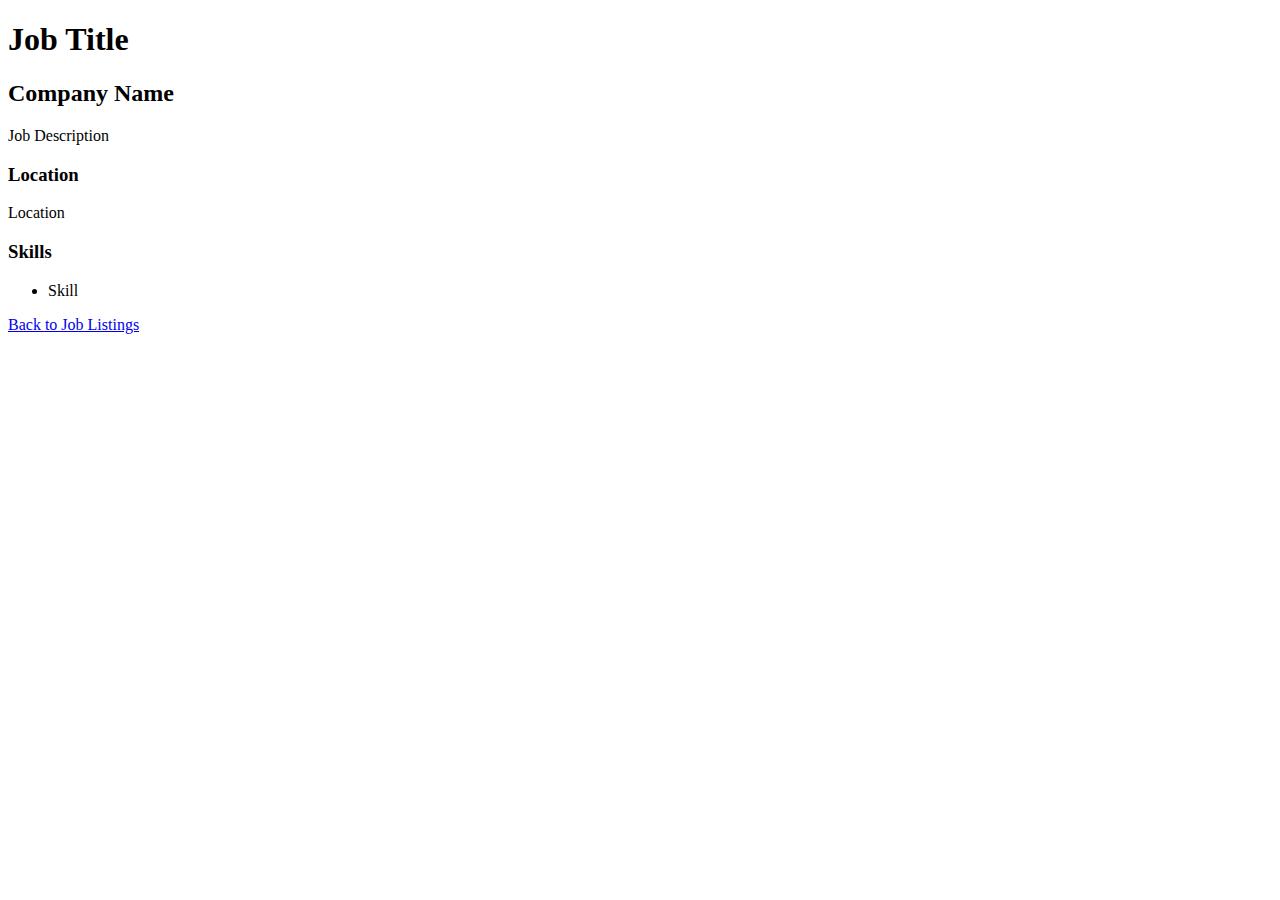
<file: src/main/resources/templates/job-details.html>
<!DOCTYPE html>
<html xmlns:th="http://www.thymeleaf.org">
<head>
  <title th:text="${job.jobTitle}">Job Details</title>
</head>
<body>
<h1 th:text="${job.jobTitle}">Job Title</h1>
<h2 th:text="${job.companyName}">Company Name</h2>
<p th:text="${job.jobDescription}">Job Description</p>

<h3>Location</h3>
<p th:text="${job.location.city} + ', ' + ${job.location.state} + ', ' + ${job.location.country}">Location</p>

<h3>Skills</h3>
<ul>
  <li th:each="skill : ${job.skills}" th:text="${skill}">Skill</li>
</ul>

<a href="/web/jobs">Back to Job Listings</a>
</body>
</html>
</file>
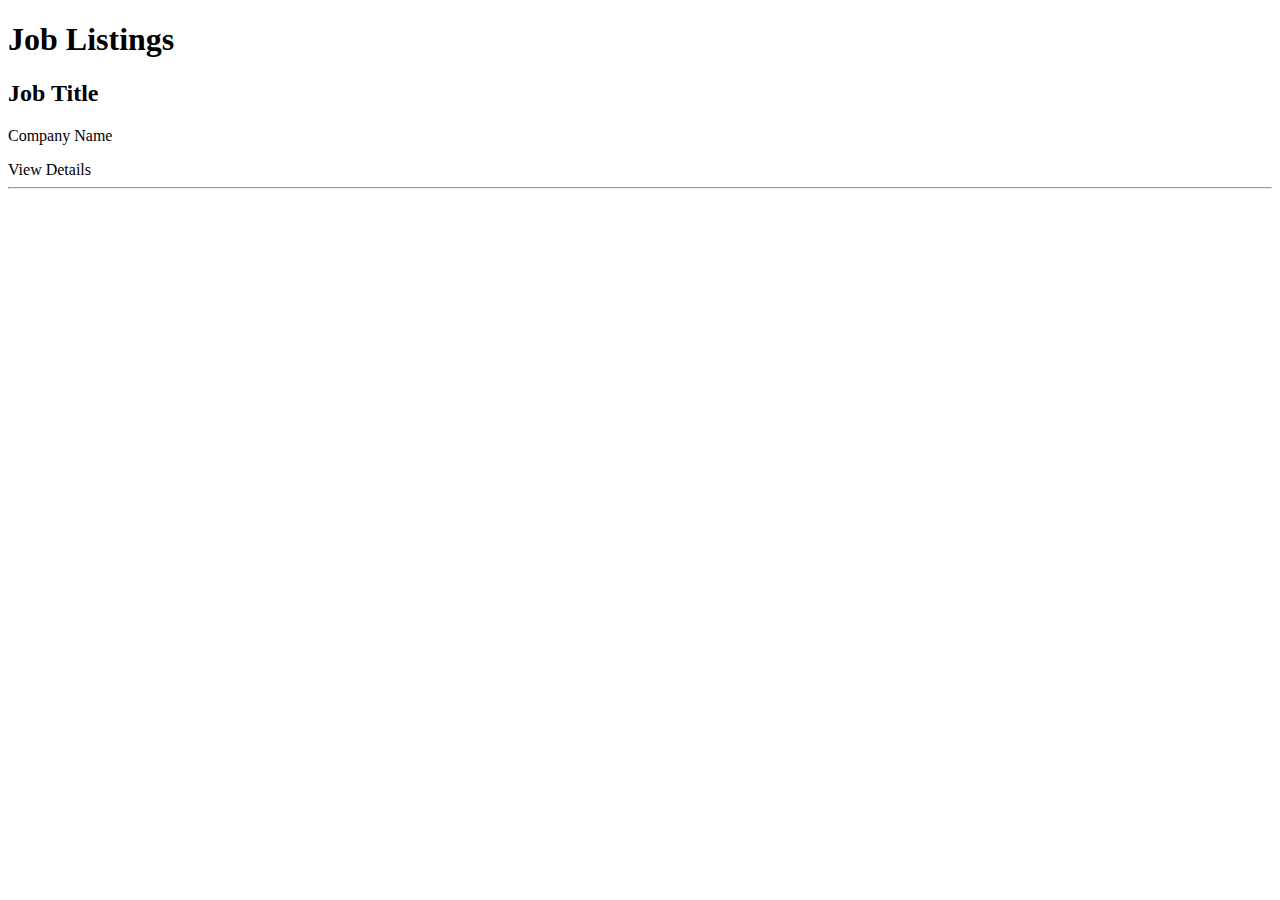
<file: src/main/resources/templates/jobs.html>
<!DOCTYPE html>
<html xmlns:th="http://www.thymeleaf.org">
<head>
    <title>Latest Jobs</title>
</head>
<body>
<h1>Job Listings</h1>
<div th:each="job : ${jobs}">
    <h2 th:text="${job.jobTitle}">Job Title</h2>
    <p th:text="${job.companyName}">Company Name</p>
    <a th:href="@{/web/jobs/{id}(id=${job.id})}">View Details</a>
    <hr/>
</div>
</body>
</html>
</file>
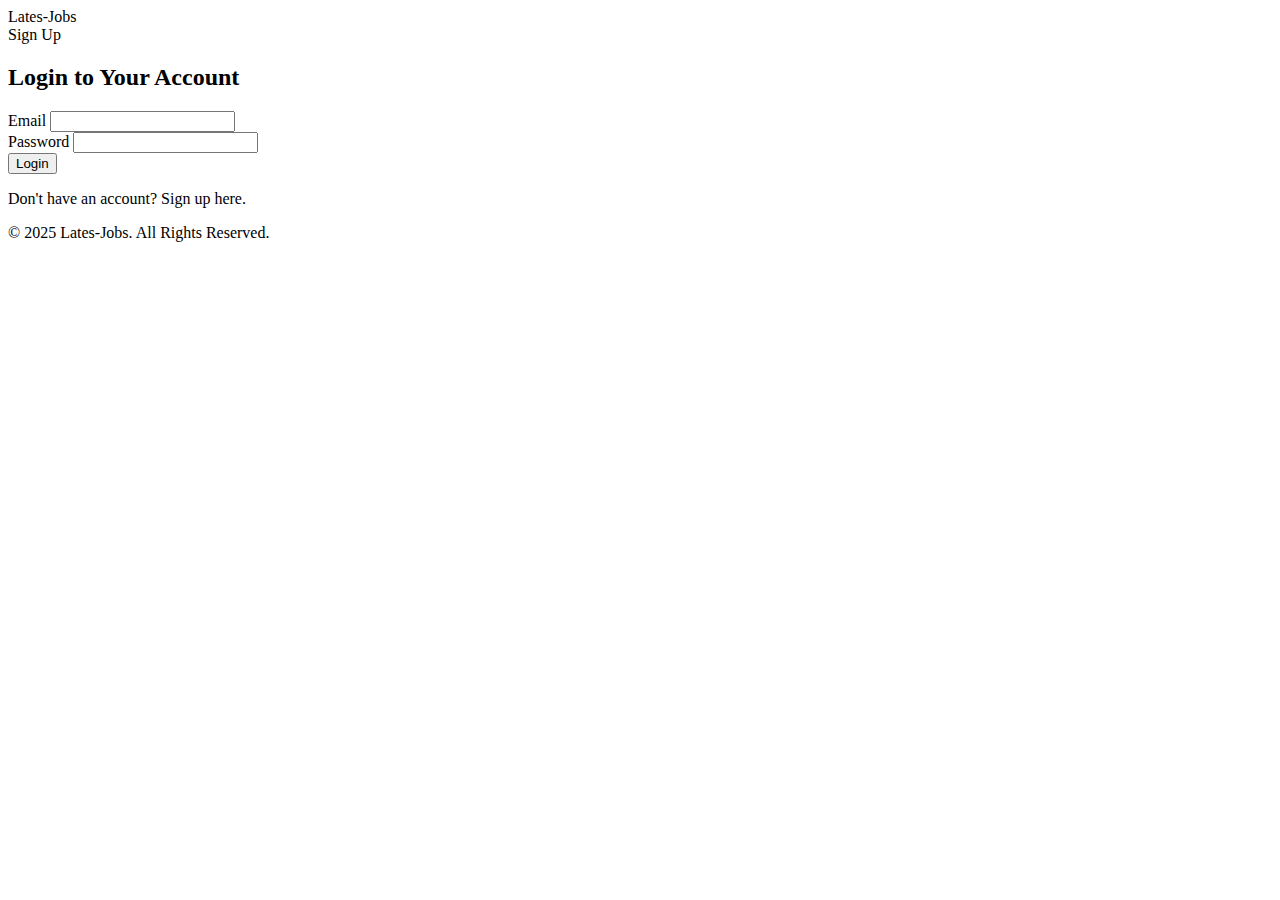
<file: src/main/resources/templates/login.html>
<!DOCTYPE html>
<html xmlns:th="http://www.thymeleaf.org">
<head>
    <title>Login - Lates-Jobs</title>
    <link rel="stylesheet" type="text/css" th:href="@{/css/styles.css}" />
    <meta name="viewport" content="width=device-width, initial-scale=1.0">
</head>
<body>

<header class="navbar">
    <div class="container">
        <a th:href="@{/}" class="logo">Lates-Jobs</a>
        <nav>
            <a th:href="@{/register}" class="btn btn-primary">Sign Up</a>
        </nav>
    </div>
</header>

<main class="container">
    <div class="form-container">
        <h2>Login to Your Account</h2>
        <!-- Note: The form action should point to your backend login endpoint -->
        <form th:action="@{/api/auth/login}" method="post">
            <div class="form-group">
                <label for="email">Email</label>
                <input type="email" id="email" name="email" required>
            </div>
            <div class="form-group">
                <label for="password">Password</label>
                <input type="password" id="password" name="password" required>
            </div>
            <button type="submit" class="btn btn-primary full-width">Login</button>
        </form>
        <p class="form-switch">Don't have an account? <a th:href="@{/register}">Sign up here</a>.</p>
    </div>
</main>

<footer class="footer">
    <div class="container">
        <p>&copy; 2025 Lates-Jobs. All Rights Reserved.</p>
    </div>
</footer>

</body>
</html>
</file>
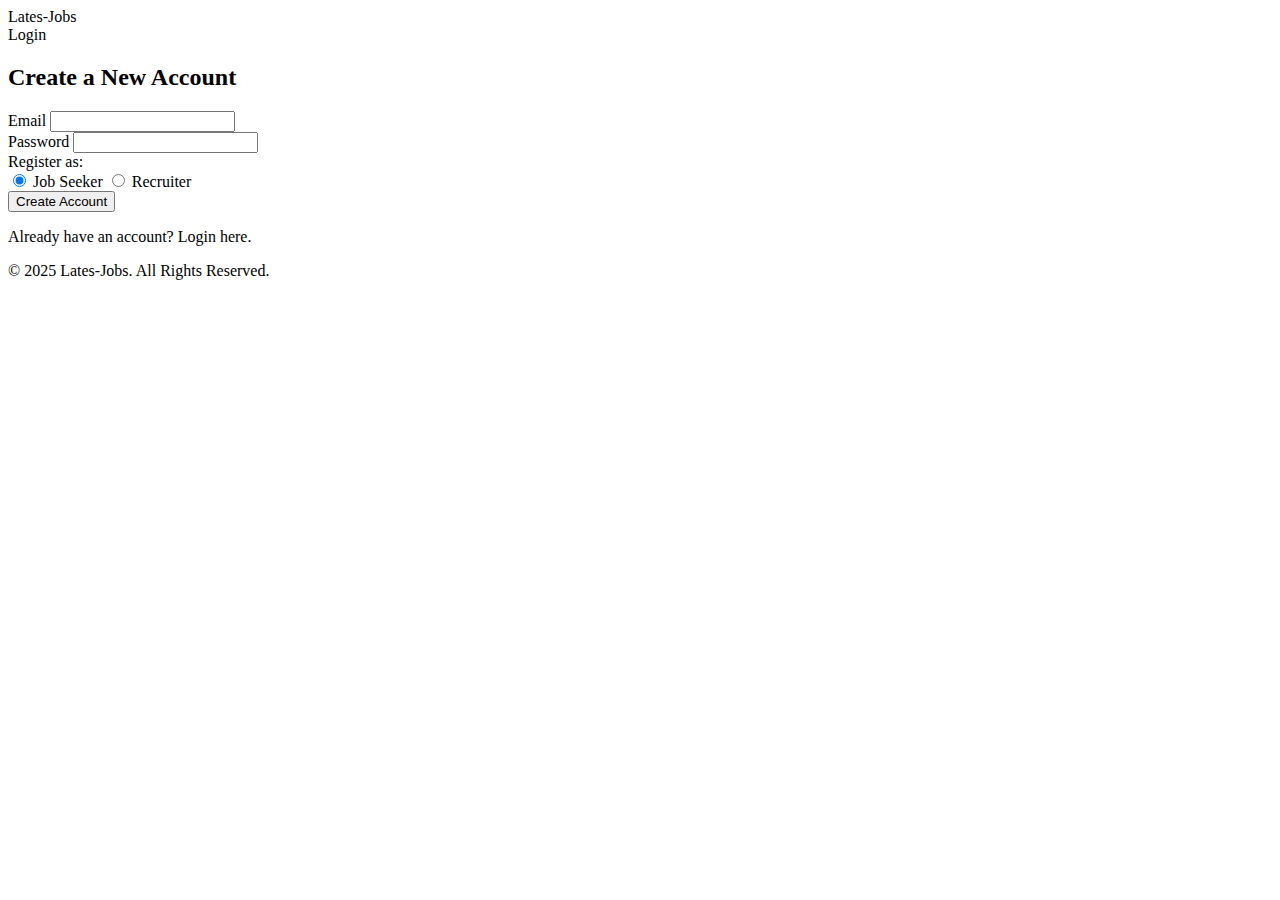
<file: src/main/resources/templates/registration Page.html>
<!DOCTYPE html>
<html xmlns:th="http://www.thymeleaf.org">
<head>
    <title>Register - Lates-Jobs</title>
    <link rel="stylesheet" type="text/css" th:href="@{/css/styles.css}" />
    <meta name="viewport" content="width=device-width, initial-scale=1.0">
</head>
<body>

<header class="navbar">
    <div class="container">
        <a th:href="@{/}" class="logo">Lates-Jobs</a>
        <nav>
            <a th:href="@{/login}" class="btn btn-secondary">Login</a>
        </nav>
    </div>
</header>

<main class="container">
    <div class="form-container">
        <h2>Create a New Account</h2>
        <!-- Note: The form action should point to your backend registration endpoint -->
        <form th:action="@{/api/auth/register}" method="post">
            <div class="form-group">
                <label for="email">Email</label>
                <input type="email" id="email" name="email" required>
            </div>
            <div class="form-group">
                <label for="password">Password</label>
                <input type="password" id="password" name="password" minlength="8" required>
            </div>
            <div class="form-group">
                <label>Register as:</label>
                <div class="radio-group">
                    <label><input type="radio" name="role" value="USER" checked> Job Seeker</label>
                    <label><input type="radio" name="role" value="RECRUITER"> Recruiter</label>
                </div>
            </div>
            <button type="submit" class="btn btn-primary full-width">Create Account</button>
        </form>
        <p class="form-switch">Already have an account? <a th:href="@{/login}">Login here</a>.</p>
    </div>
</main>

<footer class="footer">
    <div class="container">
        <p>&copy; 2025 Lates-Jobs. All Rights Reserved.</p>
    </div>
</footer>

</body>
</html>
</file>
